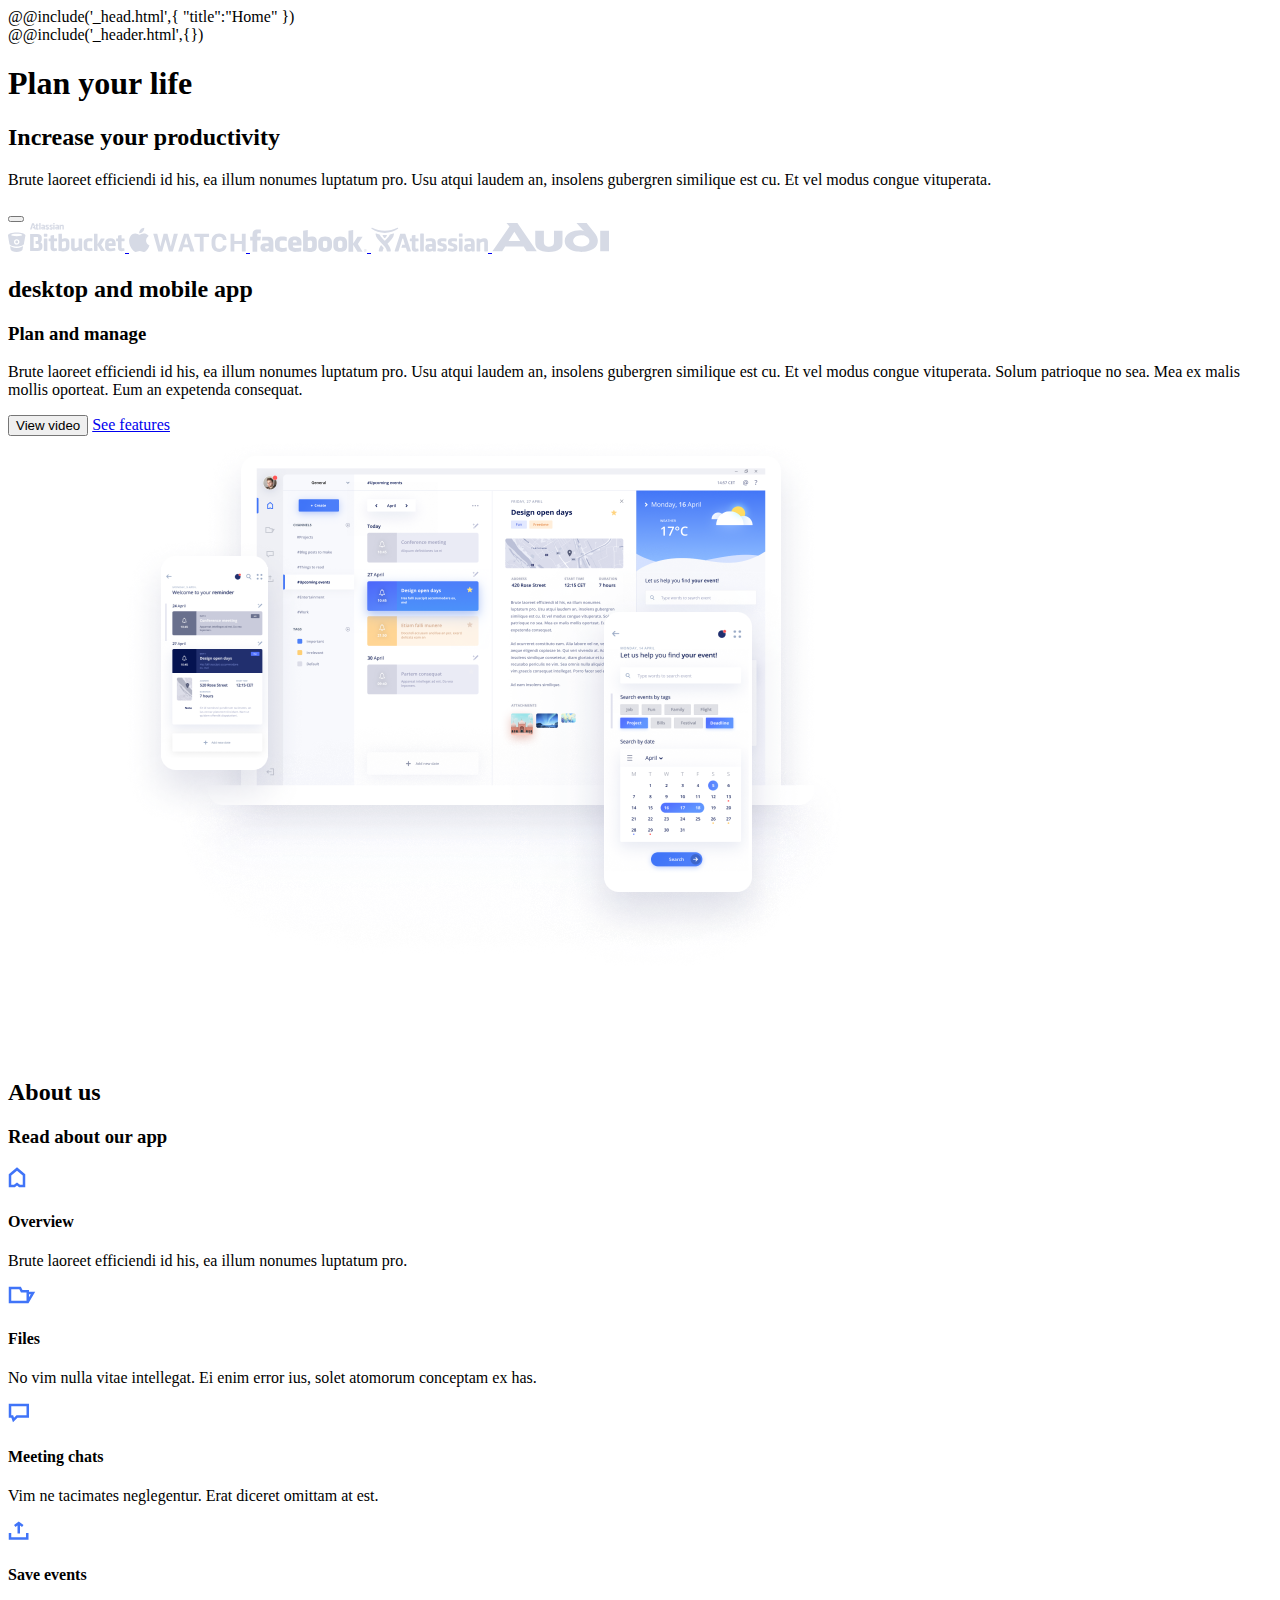
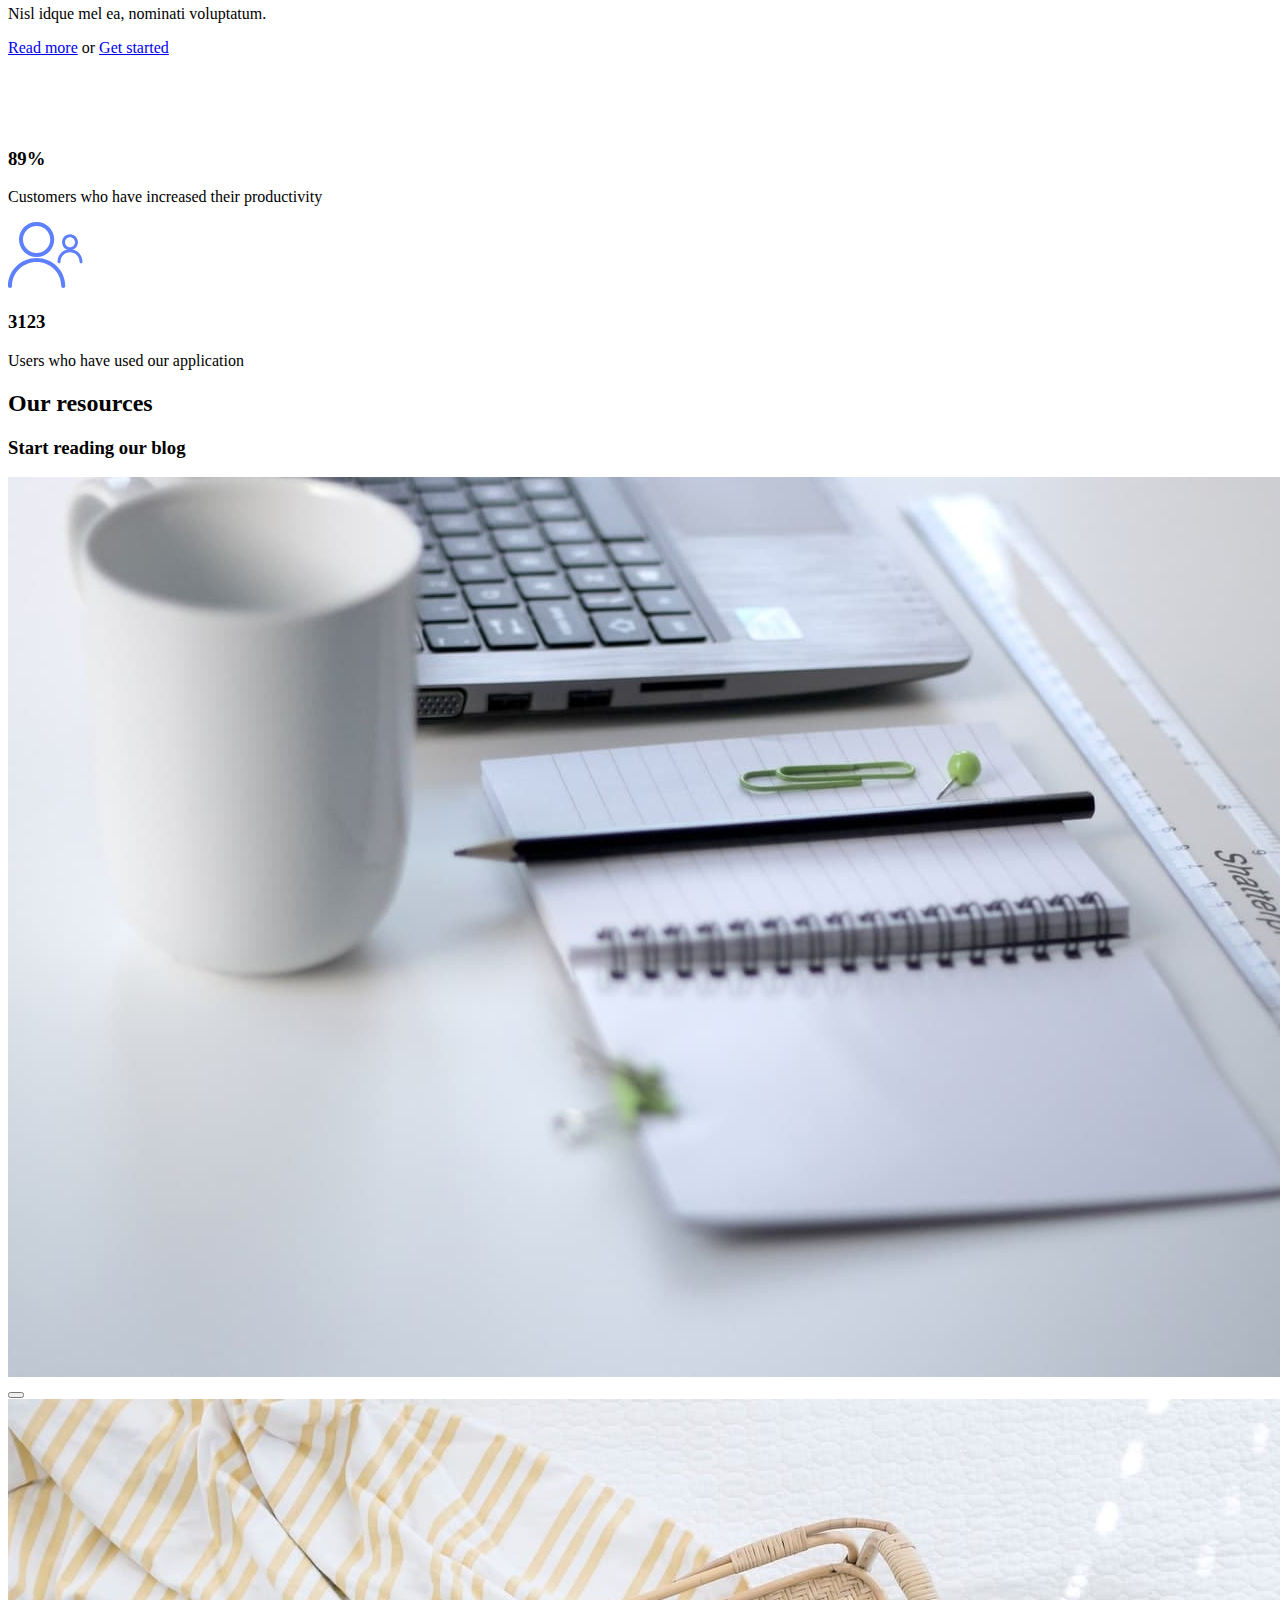
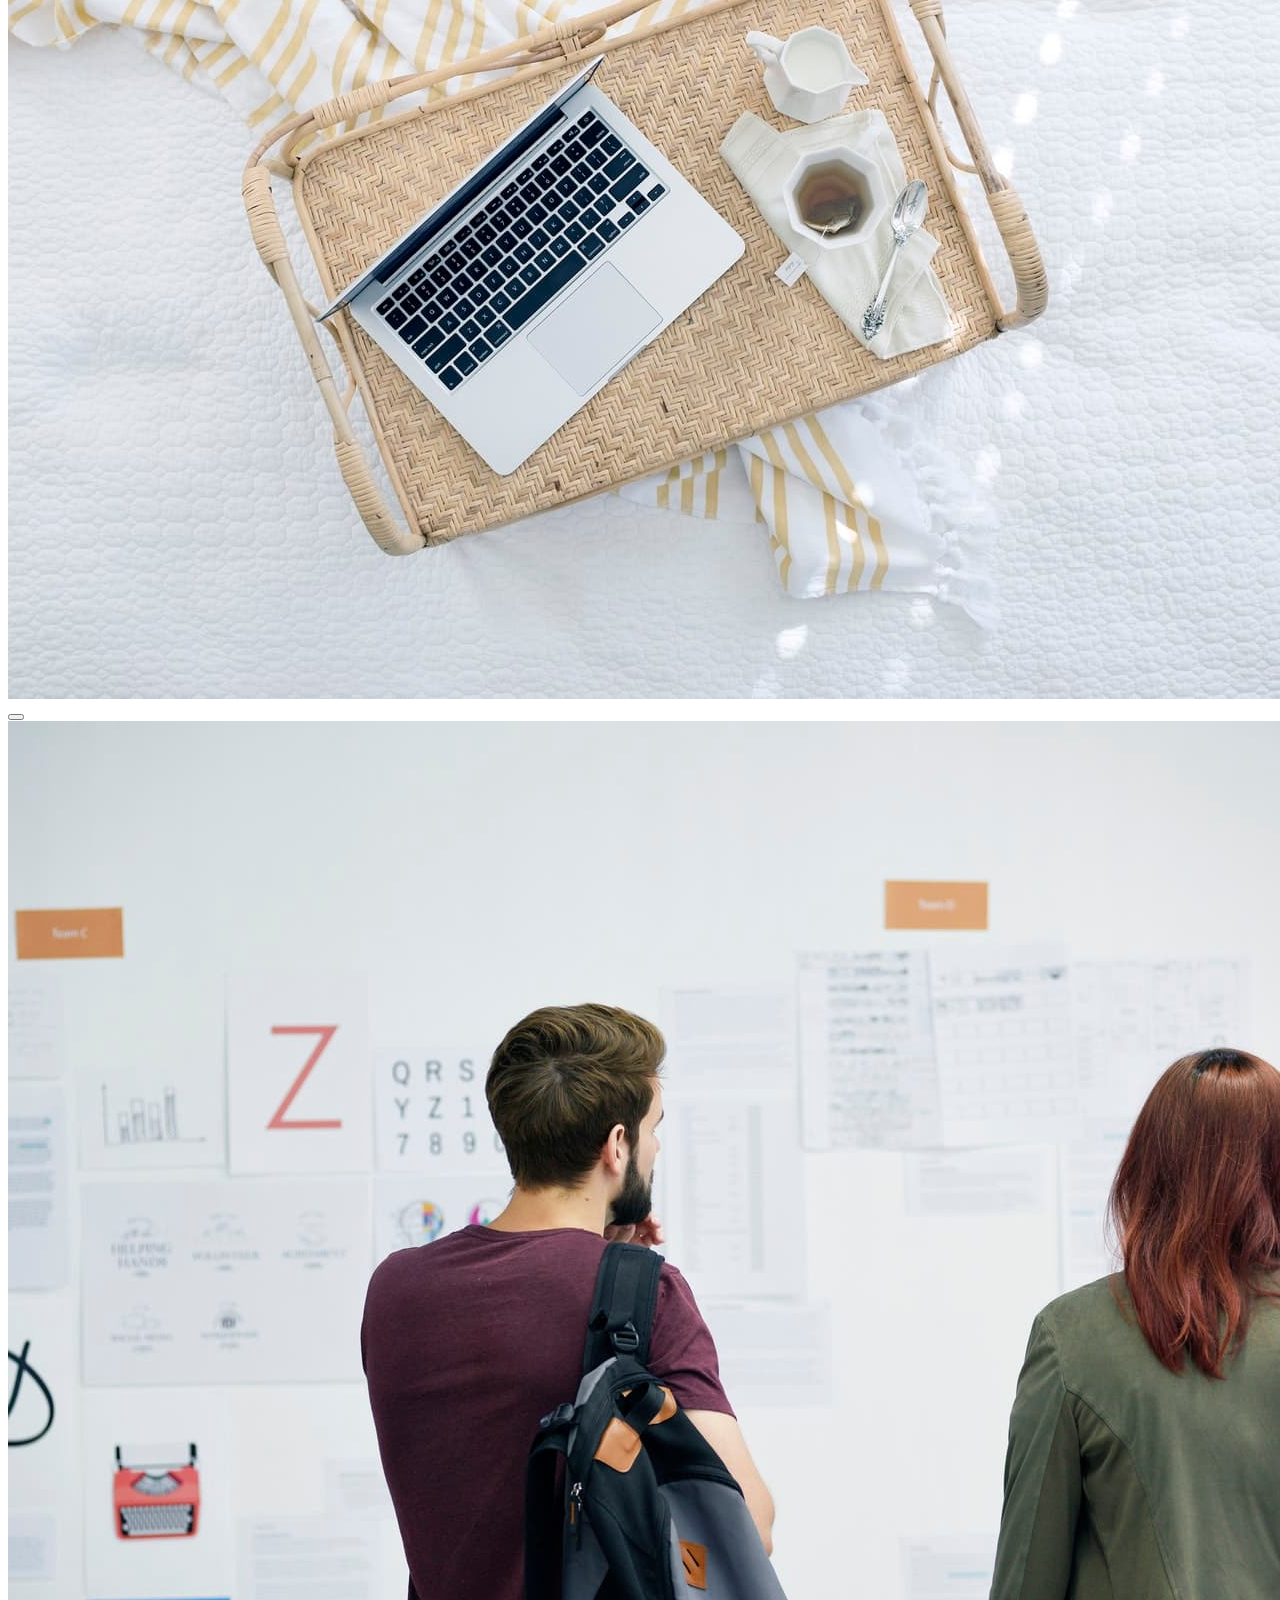
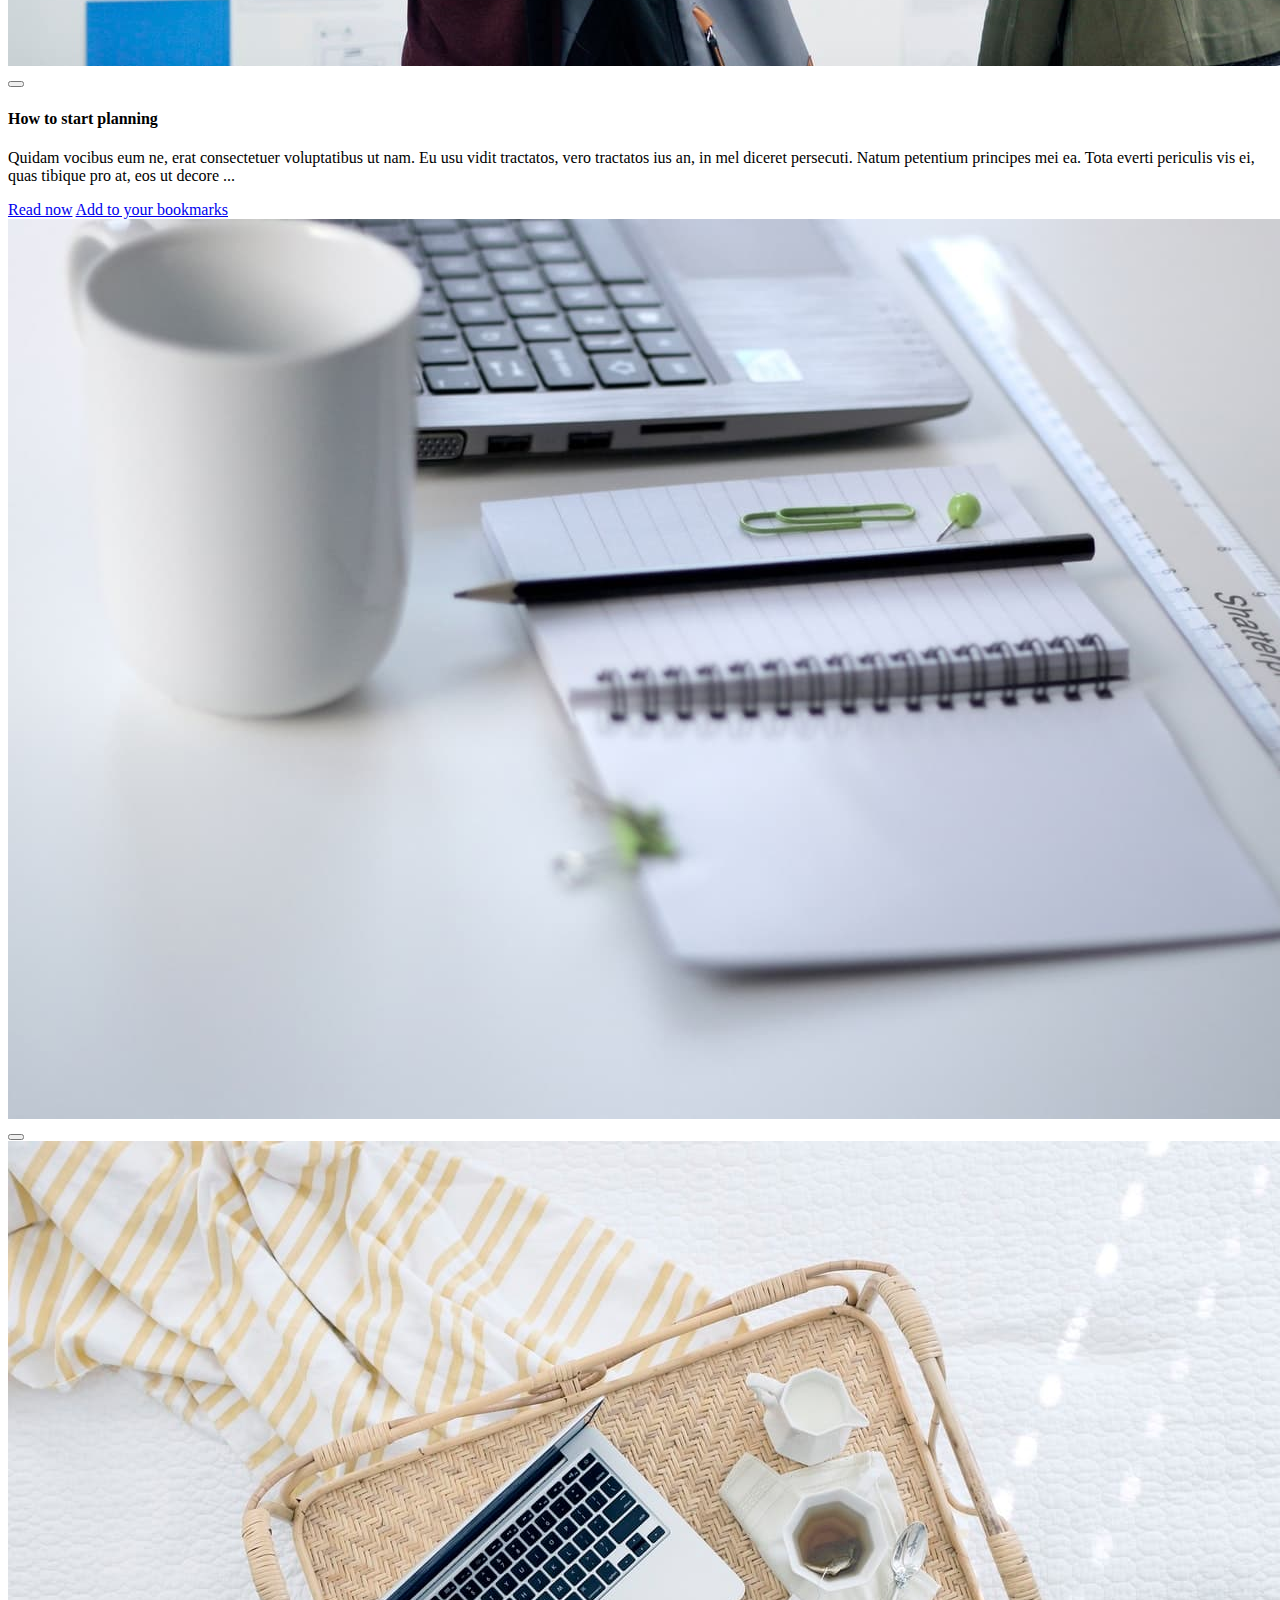
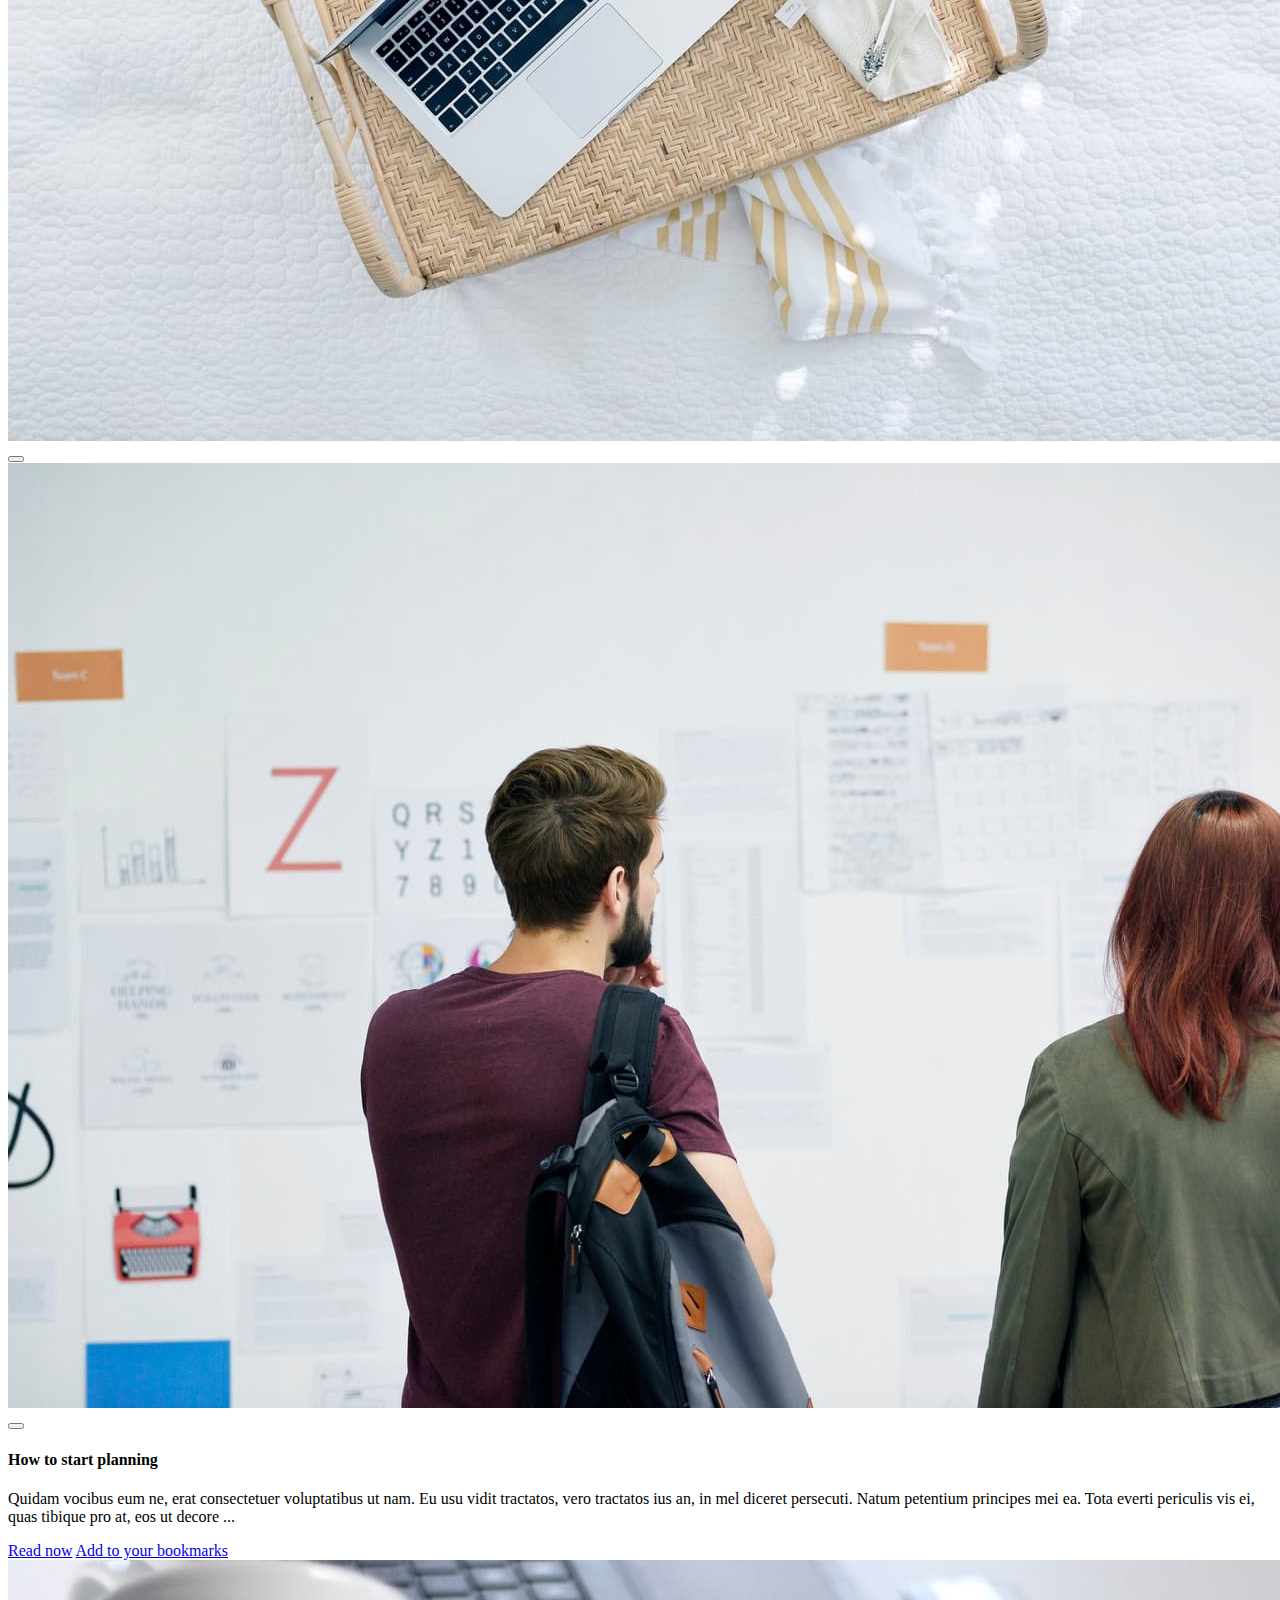
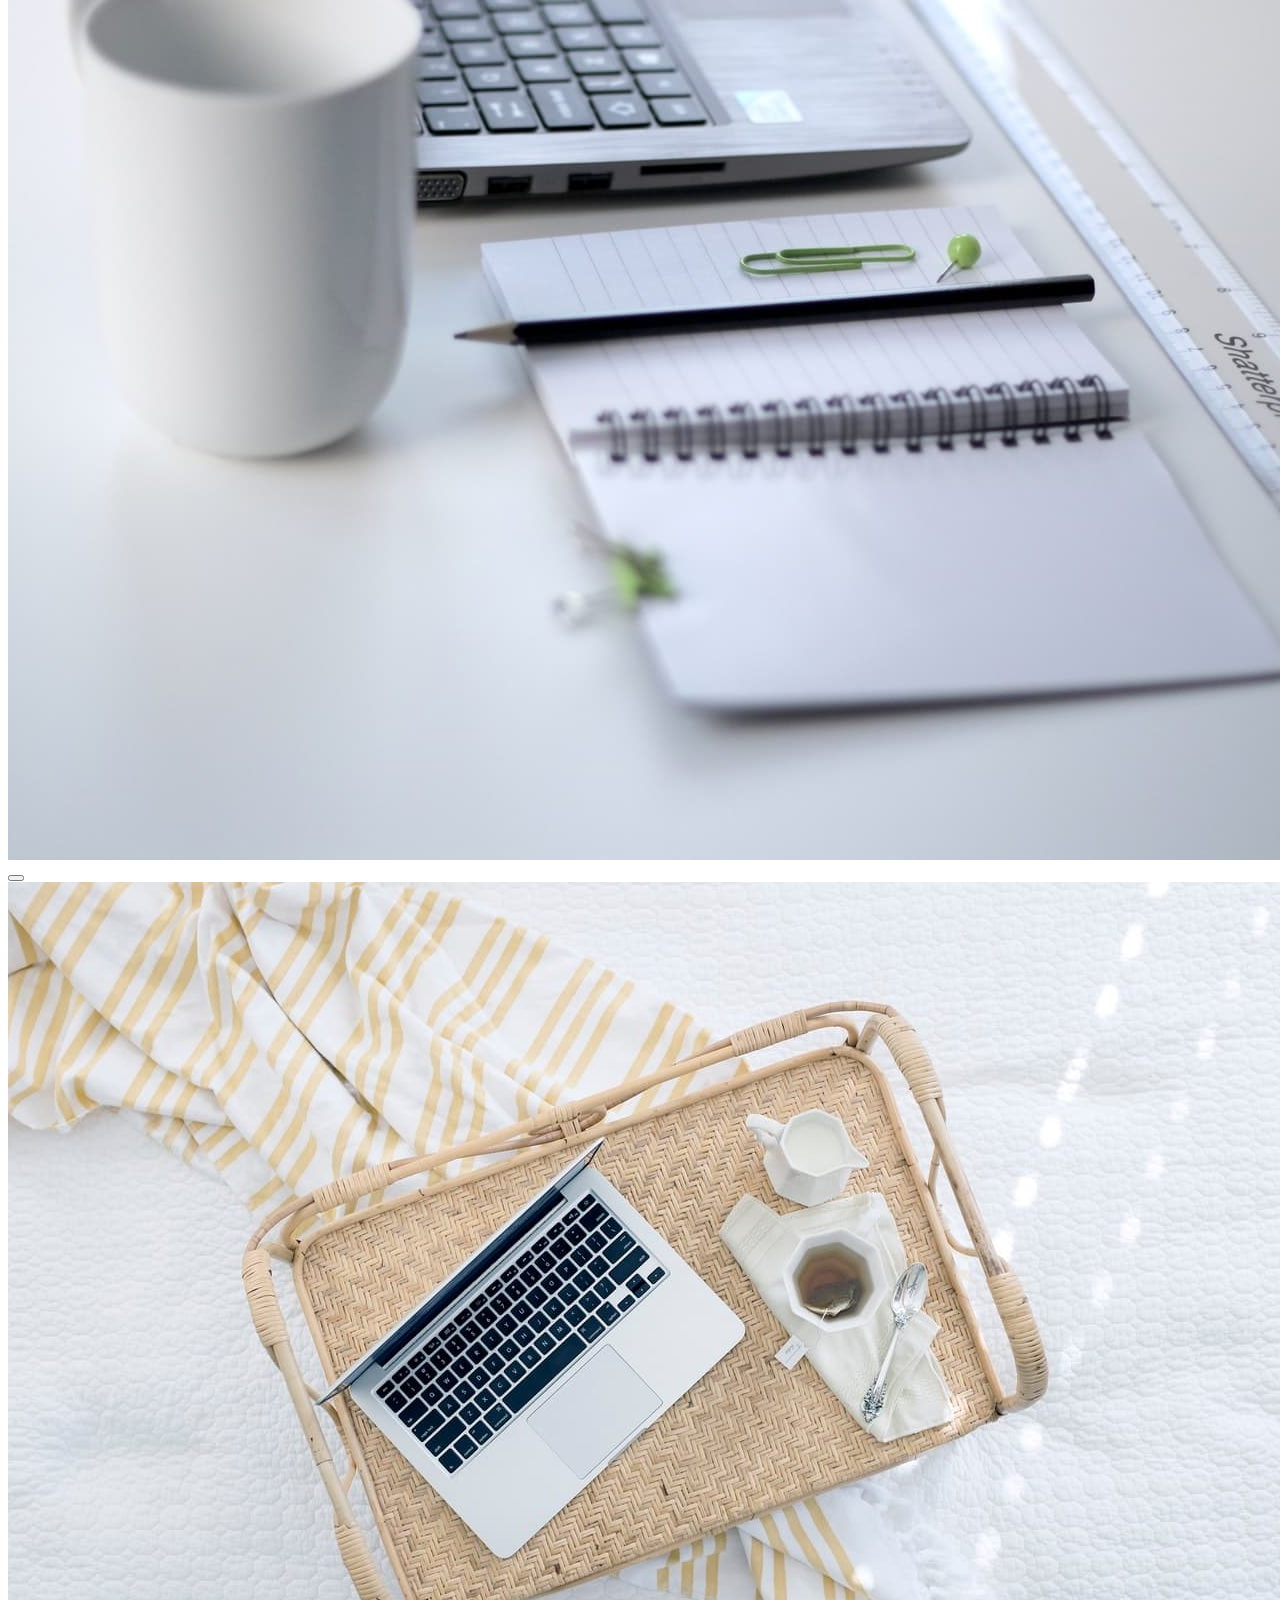
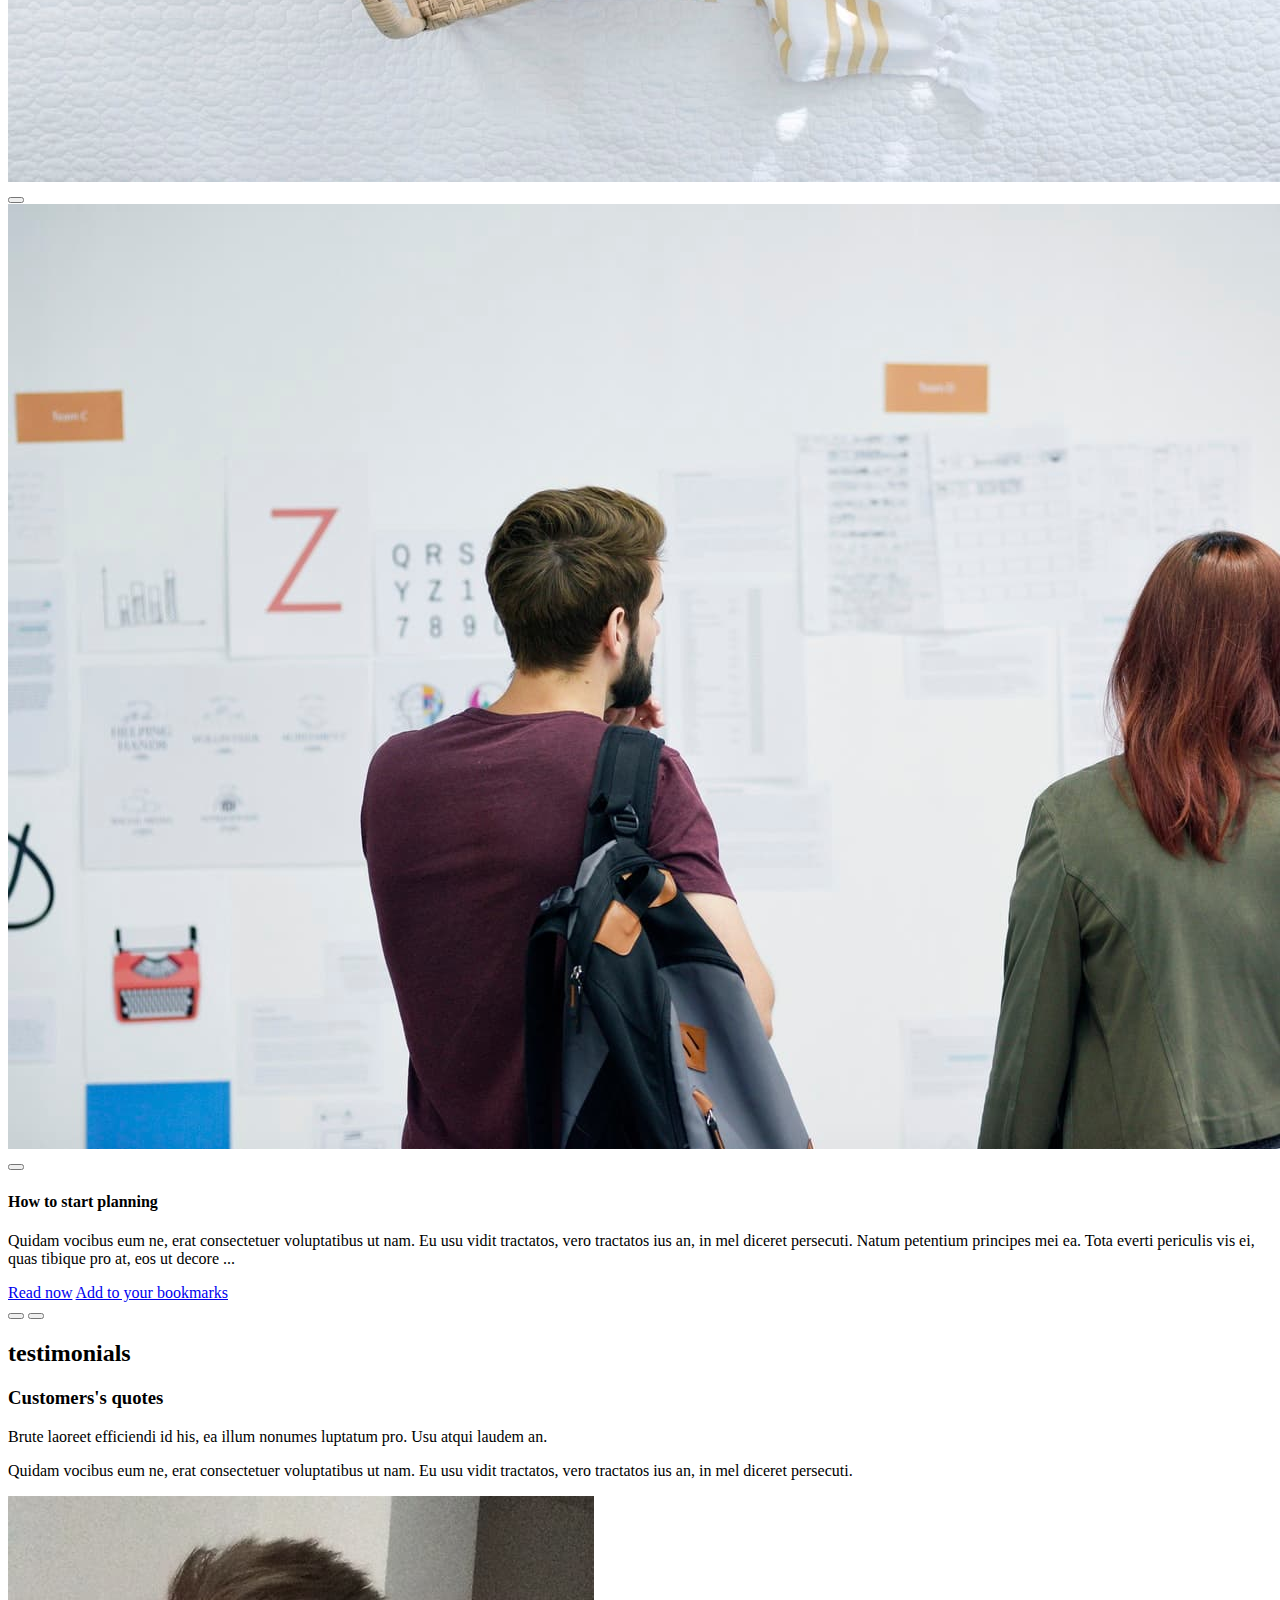
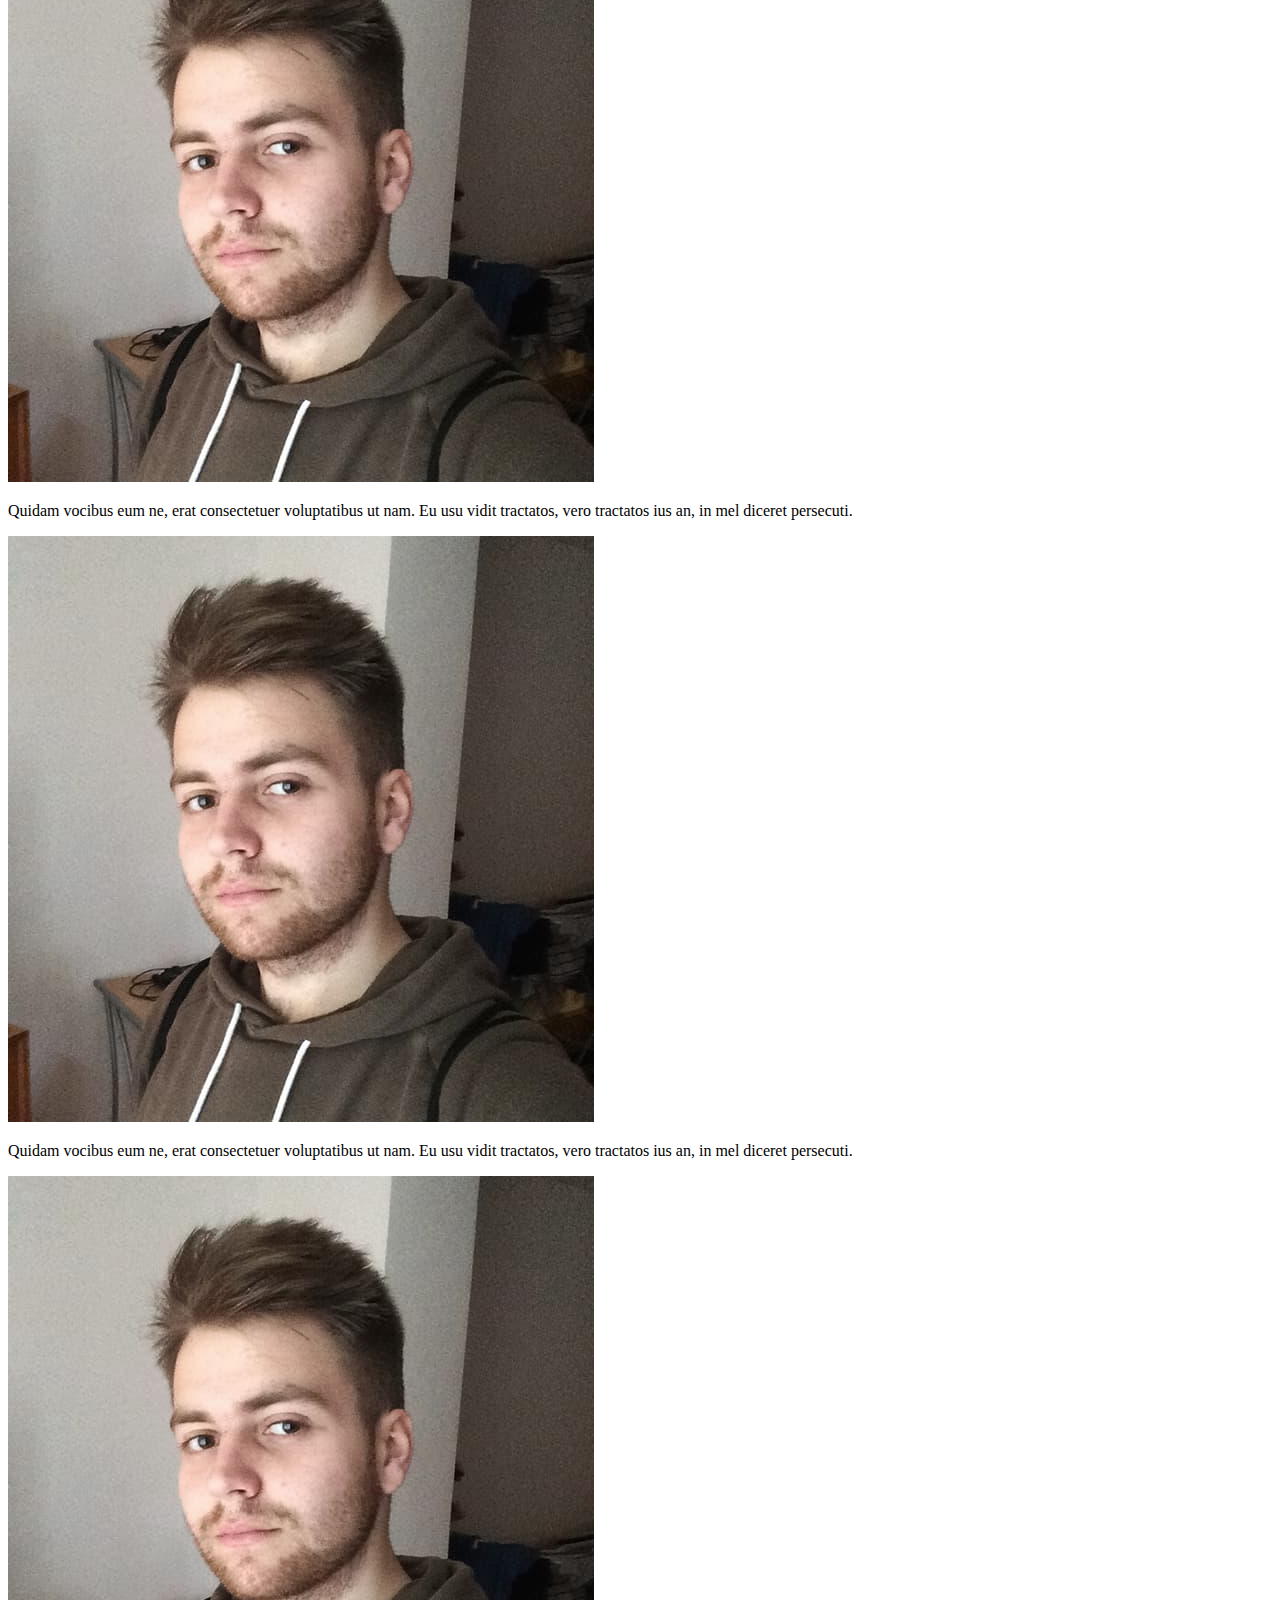
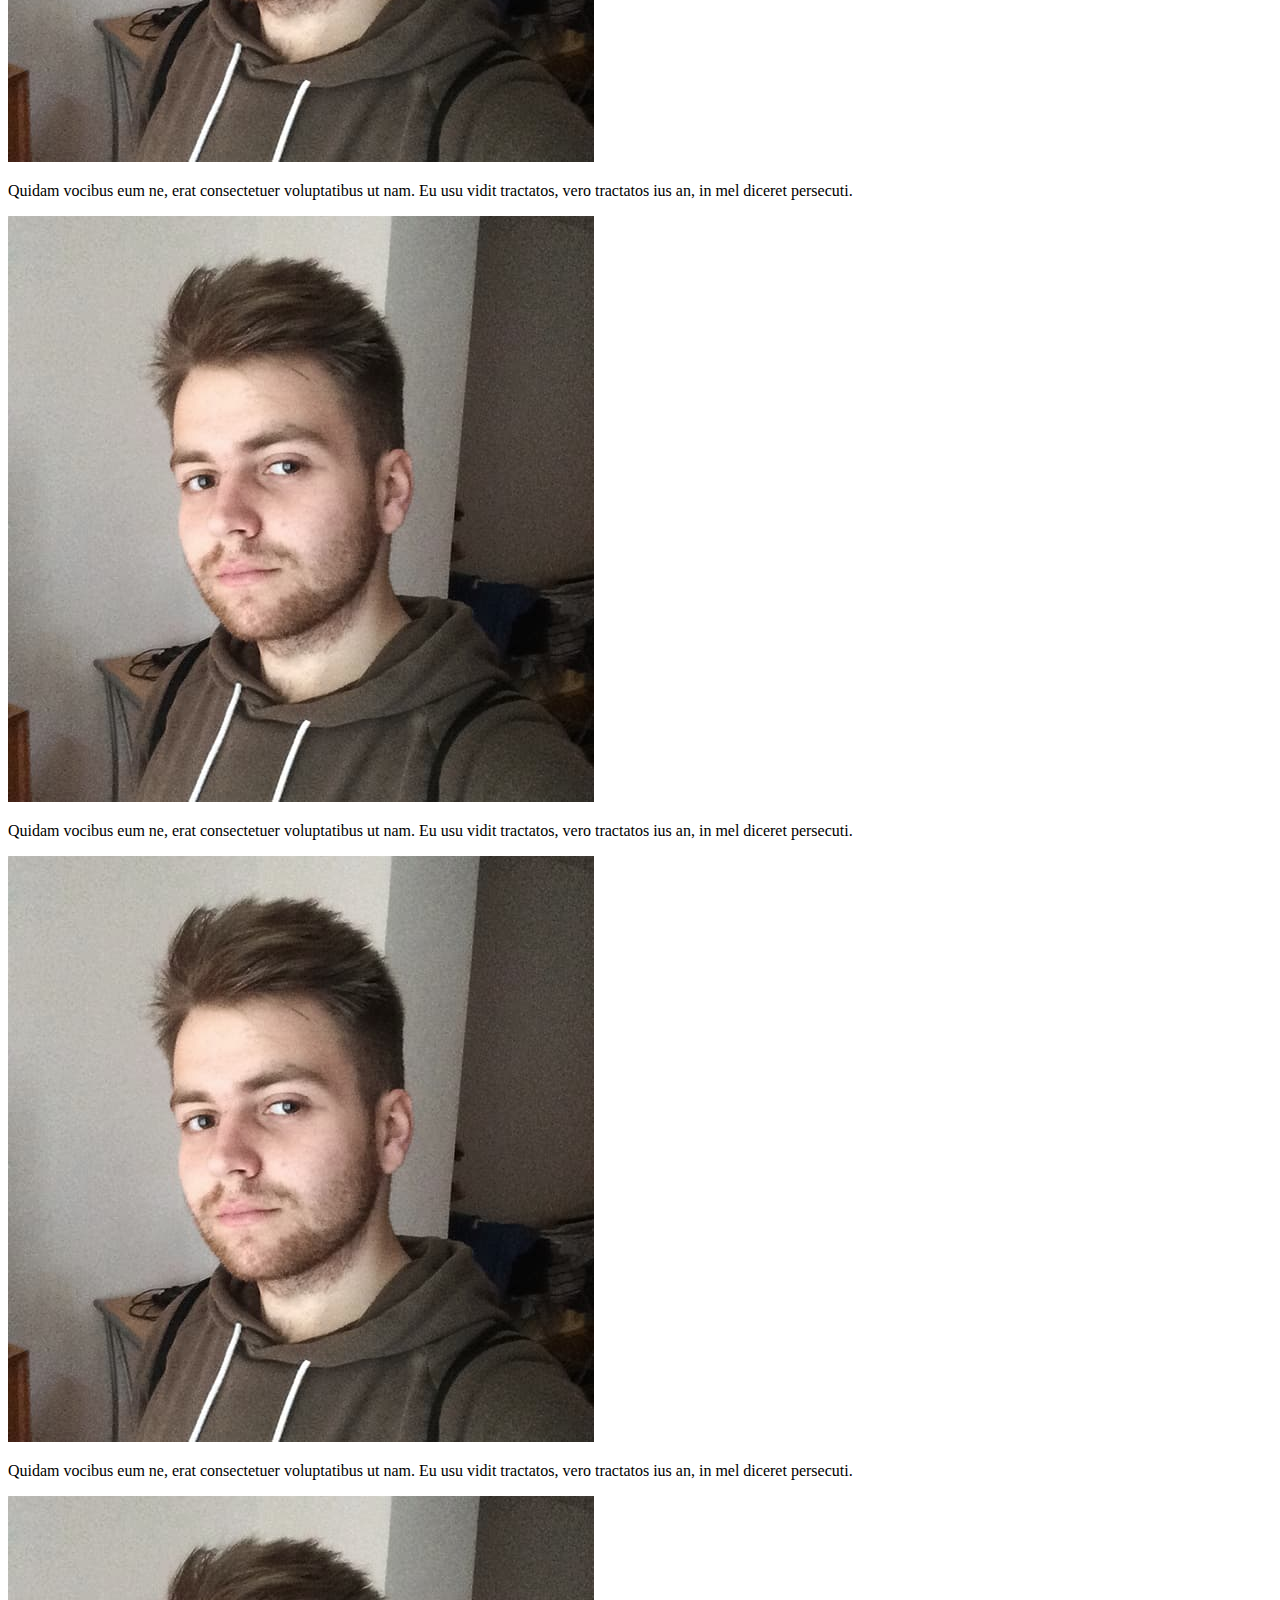
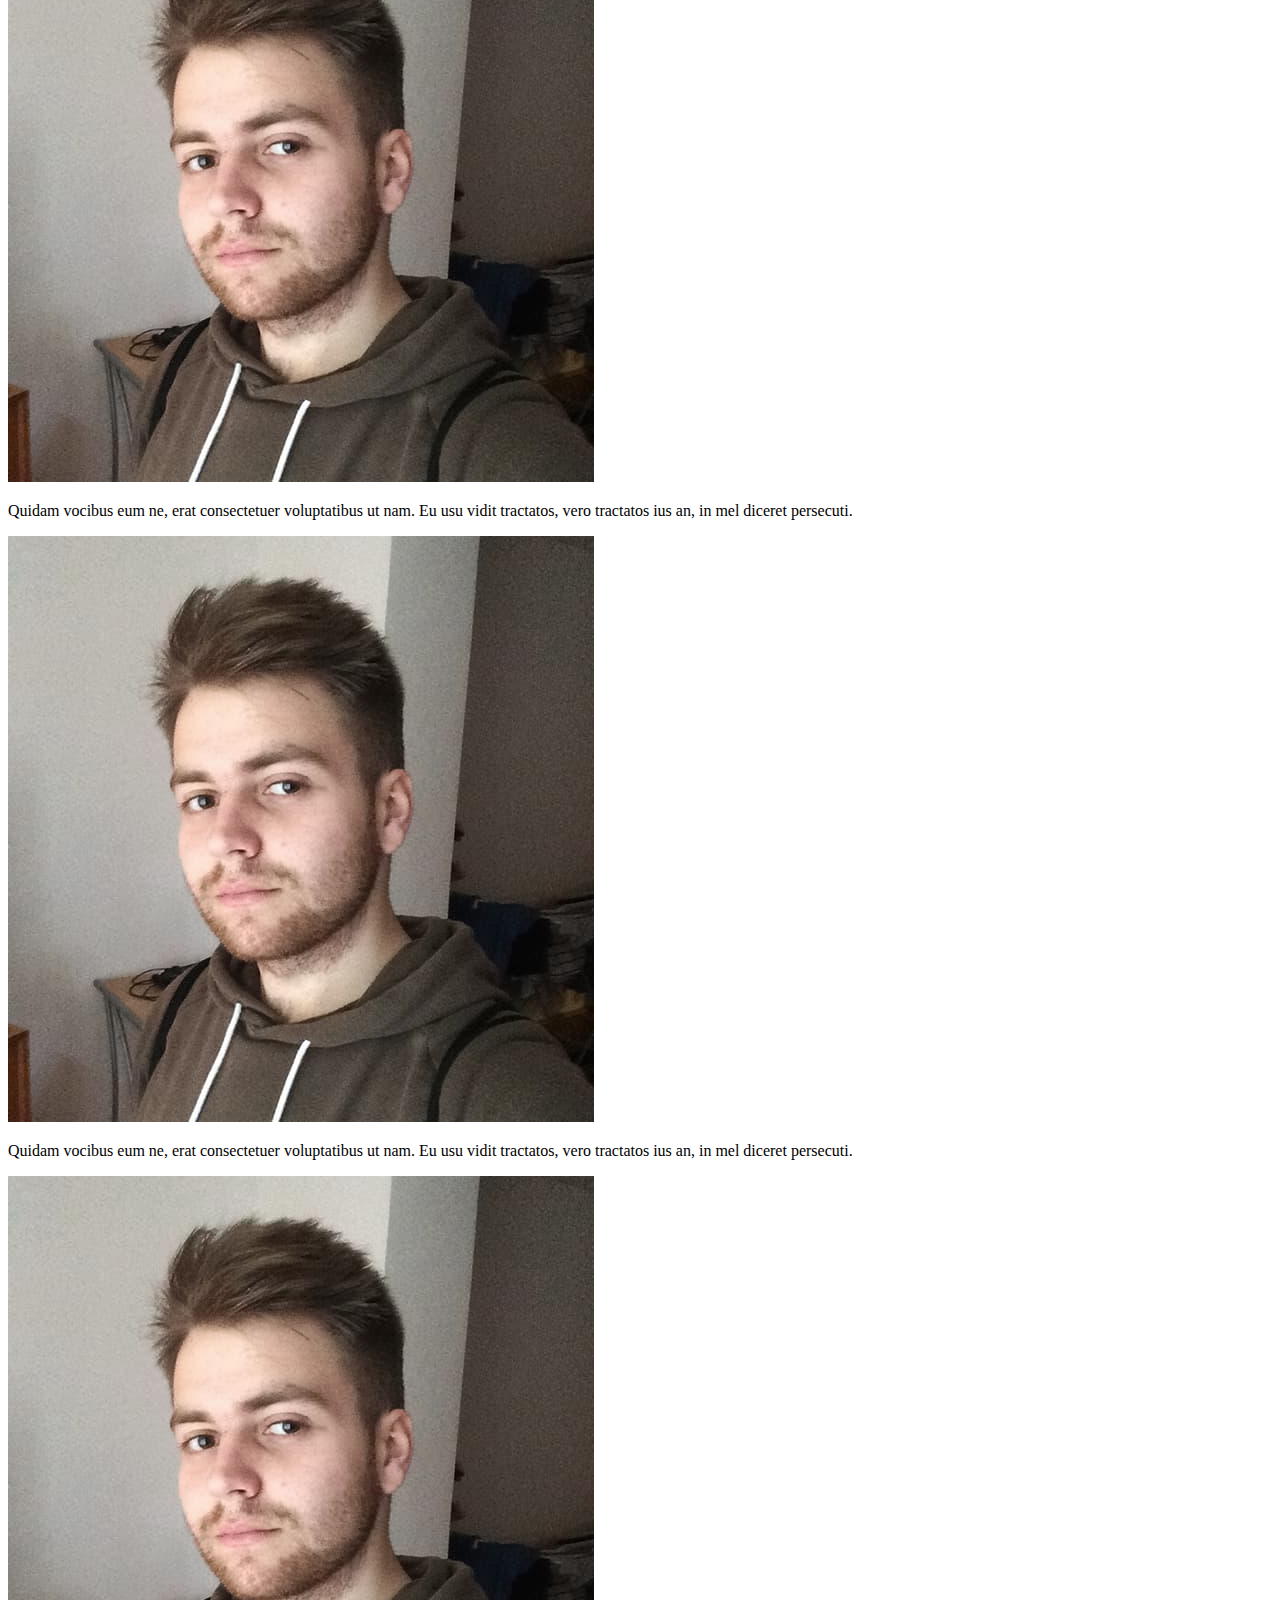
<file: #src/index.html>
<!DOCTYPE html>
<html lang="ru">
@@include('_head.html',{
"title":"Home"
})

<body>
	<div class="wrapper">
		@@include('_header.html',{})
		<main class="page">
			<section class="page__hero hero">
				<div class="hero__container _container">
					<div class="hero__body">
						<h1 class="hero__label label">Plan your life</h1>
						<h2 class="hero__title">Increase your <span>productivity</span></h2>
						<p class="hero__text">Brute laoreet efficiendi id his, ea illum nonumes luptatum pro. Usu atqui
							laudem an, insolens gubergren similique est cu. Et vel modus congue vituperata.</p>
						<button aria-label="Play video" type="button" class="hero__button _icon-play"></button>
					</div>
				</div>
			</section>
			<section class="page__customers customers">
				<div class="customers__container _container">
					<a aria-label="Atlassian Bitbucket" href="#" class="customers__item">
						<svg width="117" height="29" viewBox="0 0 117 29" fill="none" xmlns="http://www.w3.org/2000/svg">
							<path fill-rule="evenodd" clip-rule="evenodd"
								d="M14.9321 23.2004C14.7617 23.2004 14.677 23.2835 14.677 23.2835C14.677 23.2835 12.5431 24.9461 8.7024 24.9461C4.86351 24.9452 2.73231 23.2826 2.73231 23.2826C2.73231 23.2826 2.56199 23.2004 2.47729 23.2004C2.30607 23.2004 2.13484 23.2835 2.13484 23.532V23.6142C2.47638 25.3547 2.73231 26.5972 2.73231 26.7626C2.98732 28.006 5.5484 29 8.61952 29C11.6915 29 14.2517 28.006 14.5076 26.7626C14.5076 26.5972 14.7627 25.3547 15.0996 23.6142V23.532C15.1816 23.3657 15.0996 23.2004 14.9266 23.2004H14.9321ZM32.2531 19.1411C33.3624 18.561 33.7895 17.7323 33.7895 16.488V14.7485C33.7895 12.2634 32.2531 11.0218 29.0107 11.0218H22.5261C22.271 11.0218 22.0998 11.1881 22.0998 11.4375V27.6743C22.0998 27.9237 22.2701 28.09 22.5261 28.09H29.5226C32.5946 28.09 34.3861 26.5981 34.3861 24.0308V22.2886C34.3861 20.7984 33.6183 19.639 32.2531 19.1402V19.1411ZM38.909 15.4949H36.2677C36.0127 15.4949 35.8397 15.6612 35.8397 15.9106V27.6743C35.8397 27.922 36.0127 28.09 36.2677 28.09H38.9181C39.1731 28.09 39.3461 27.922 39.3461 27.6743V15.9097C39.3461 15.6621 39.1731 15.494 38.9181 15.494L38.909 15.4949ZM102.481 15.2473C98.9013 15.2473 97.1071 16.9868 97.1071 20.2174V23.4489C97.1071 26.7634 98.9013 28.3376 102.654 28.3376C104.193 28.3376 105.814 28.09 107.18 27.5912C107.351 27.509 107.521 27.3436 107.435 27.0942L107.009 25.2724C107.009 25.1884 106.924 25.023 106.839 25.023C106.753 24.9399 106.584 24.9399 106.497 24.9399C105.304 25.2715 104.109 25.4378 103 25.4378C101.037 25.4378 100.696 24.8576 100.696 23.532V23.1163H107.266C107.521 23.1163 107.694 22.9518 107.694 22.7033V20.3837C107.608 16.9037 105.987 15.2455 102.489 15.2455L102.481 15.2473ZM55.6398 25.3555C54.9567 25.3555 54.4467 25.3555 53.9367 25.2715V18.8864C54.7053 18.5504 55.729 18.2232 56.4959 18.2232C57.5205 18.2232 57.9477 18.6388 57.9477 19.5497V23.2729C57.9477 24.6817 57.6061 25.3449 55.6434 25.3449L55.6398 25.3555ZM116.306 25.6032C116.306 25.52 116.224 25.3555 116.139 25.2715C116.054 25.1831 115.884 25.1831 115.798 25.1831C115.286 25.2627 114.86 25.3511 114.518 25.3511C113.835 25.3511 113.58 25.1035 113.58 24.4402V18.2232H116.139C116.394 18.2232 116.564 18.0551 116.564 17.8075V15.9061C116.564 15.6585 116.394 15.4905 116.139 15.4905H113.579V12.5102C113.579 12.3422 113.492 12.2581 113.406 12.1759C113.321 12.0928 113.151 12.0928 113.065 12.0928L110.421 12.4288C110.166 12.4288 109.993 12.6764 109.993 12.8418V15.4931H108.545C108.29 15.4931 108.116 15.6594 108.116 15.9088V17.8128C108.116 18.0604 108.29 18.2285 108.545 18.2285H109.993V24.8541C109.993 27.0915 111.189 28.2501 113.663 28.2501C114.346 28.2501 115.539 28.0865 116.308 27.8344C116.479 27.7548 116.65 27.5868 116.563 27.3392L116.308 25.6005L116.306 25.6032ZM48.8163 25.6032C48.8163 25.52 48.7316 25.3555 48.646 25.2715C48.5613 25.1831 48.391 25.1831 48.3054 25.1831C47.8773 25.2627 47.3673 25.3511 47.0257 25.3511C46.3427 25.3511 46.0876 25.1035 46.0876 24.4402V18.2232H48.6469C48.9019 18.2232 49.075 18.0551 49.075 17.8075V15.9061C49.075 15.6585 48.9019 15.4905 48.6469 15.4905H46.0849V12.5102C46.0849 12.3422 45.9993 12.2581 45.9137 12.1759C45.8281 12.0928 45.6587 12.0928 45.5721 12.0928L42.9291 12.4288C42.6741 12.4288 42.5038 12.6764 42.5038 12.8418V15.4931H41.0484C40.7933 15.4931 40.6203 15.6594 40.6203 15.9088V17.8128C40.6203 18.0604 40.7915 18.2285 41.0484 18.2285H42.4983V24.8541C42.4983 27.0915 43.6914 28.2501 46.166 28.2501C46.849 28.2501 48.0422 28.0865 48.8072 27.8344C48.9802 27.7548 49.1487 27.5868 49.0622 27.3392L48.8072 25.6005L48.8163 25.6032ZM84.227 25.4378C84.227 25.3547 84.1414 25.1884 84.0567 25.1062C83.972 25.023 83.8017 25.023 83.7161 25.023C82.9483 25.1884 82.1805 25.2706 81.4118 25.2706C79.7059 25.2706 79.2788 24.8576 79.2788 23.4489V20.0529C79.2788 18.6432 79.7906 18.2294 81.4118 18.2294C81.8399 18.2294 82.778 18.3125 83.7161 18.477C83.8008 18.477 83.9711 18.477 84.0567 18.3947C84.1405 18.3125 84.2261 18.2294 84.2261 18.0631L84.5695 16.075C84.5695 15.8274 84.4829 15.6612 84.227 15.578C83.2042 15.2464 82.0093 15.1624 81.3271 15.1624C77.3161 15.1624 75.694 16.5721 75.694 20.0529V23.3657C75.694 26.8457 77.3152 28.2545 81.3244 28.2545C82.2625 28.2545 83.3718 28.0891 84.2252 27.8388C84.4802 27.7575 84.5667 27.5912 84.5667 27.3436L84.2243 25.4378H84.227ZM25.6919 25.1062H28.8504C30.2166 25.1062 30.7266 24.7745 30.7266 23.6974V22.4504C30.7266 21.3715 30.3022 20.9558 29.1054 20.9558H27.9943C27.7393 20.9558 27.5662 20.7878 27.5662 20.5402V18.4805C27.5662 18.2311 27.7393 18.0649 27.9943 18.0649H28.5918C29.7011 18.0649 30.1273 17.651 30.1273 16.657V15.1642C30.1273 14.584 29.9616 14.0039 28.5972 14.0039H25.6837V25.1062H25.6919ZM73.6439 15.4949H71.0026C70.7476 15.4949 70.5746 15.6612 70.5746 15.9106V24.029C69.6365 24.526 68.2703 25.023 67.5053 25.023C66.9069 25.023 66.6492 24.7754 66.6492 24.1944V15.9159C66.6492 15.6682 66.4761 15.5002 66.2211 15.5002H63.5717C63.3167 15.5002 63.1454 15.6682 63.1454 15.9159V24.5322C63.1454 27.0173 64.1673 28.3438 66.2147 28.3438C67.5809 28.3438 69.5427 27.8459 71.1638 27.1004L71.3342 27.7637C71.4225 27.9299 71.5937 28.0962 71.7622 28.0962H73.7267C73.9818 28.0962 74.153 27.9282 74.153 27.6805V15.9097C74.0674 15.7416 73.898 15.494 73.6411 15.494L73.6439 15.4949ZM8.70604 9.53077C3.92541 9.53077 0 10.7715 0 12.3457C0 12.7613 1.0237 18.6424 1.45086 20.9629C1.62117 22.0392 4.43818 23.5311 8.70331 23.5311C12.9694 23.5311 15.6998 22.0454 15.9558 20.9665C16.3747 18.6494 17.4039 12.7684 17.4039 12.3528C17.3128 10.7786 13.4785 9.53696 8.69693 9.53696L8.70604 9.53077ZM8.70604 21.6262C7.1714 21.6262 5.97647 20.4659 5.97647 18.9749C5.97647 17.4803 7.16957 16.3218 8.70513 16.3218C10.2407 16.3218 11.4356 17.4803 11.4356 18.9749C11.4356 20.381 10.2407 21.6191 8.70513 21.6191L8.70604 21.6262ZM96.5934 27.3427L93.0943 21.7093L96.5096 16.1644C96.5943 15.9963 96.5943 15.8354 96.5096 15.7487C96.4231 15.5869 96.2528 15.5011 96.0816 15.5011H93.1808C93.0096 15.5011 92.8383 15.5869 92.7527 15.7487L89.5104 21.222V11.1049C89.5104 10.8555 89.3373 10.6893 89.0823 10.6893H86.4365C86.1815 10.6893 86.0085 10.8555 86.0085 11.1049V27.5894C86.0085 27.8371 86.1815 28.0051 86.4365 28.0051H89.0814C89.3364 28.0051 89.5095 27.8371 89.5095 27.5894V22.2037L92.9194 27.8371C93.005 28.0051 93.1744 28.0873 93.2609 28.0873H96.1608C96.4158 28.0873 96.5889 27.9211 96.5889 27.6717C96.6727 27.5072 96.6727 27.4241 96.5889 27.3409L96.5934 27.3427ZM100.604 20.3032V19.8875C100.604 18.6494 101.2 18.1542 102.48 18.1542C103.931 18.1542 104.187 18.8175 104.187 19.8964V20.312H100.604V20.3032ZM8.70695 17.5696C9.45925 17.5696 10.0731 18.1692 10.0731 18.8962C10.0731 19.6302 9.45925 20.2227 8.70695 20.2227C7.95466 20.2227 7.3408 19.6302 7.3408 18.8962C7.3408 18.1692 7.95284 17.5696 8.70695 17.5696ZM57.4276 15.2526C56.148 15.2526 54.7828 15.5869 53.9303 15.9159V11.1934C53.9303 10.9457 53.7591 10.7777 53.5022 10.7777H50.8573C50.6023 10.7777 50.4293 10.9457 50.4293 11.1934V27.5983C50.4293 27.8459 50.6023 28.0139 50.7708 28.0139C52.392 28.2616 54.3547 28.4296 55.464 28.4296C60.4131 28.4296 61.4368 26.3584 61.4368 23.2914V19.7275C61.4368 16.7472 60.0707 15.2526 57.4267 15.2526H57.4276ZM36.2668 13.758C36.0118 13.758 35.8388 13.5918 35.8388 13.3424V11.1049C35.8388 10.8555 36.0118 10.6893 36.2668 10.6893H38.9126C39.1694 10.6893 39.3407 10.9387 39.3407 11.1049V13.3406C39.3407 13.5882 39.1694 13.7563 38.9126 13.7563H36.2668V13.758ZM8.70513 13.1743C5.63219 13.1743 3.15855 12.6791 3.15855 12.0158C3.15855 11.3526 5.63219 10.8555 8.70513 10.8555C11.7762 10.8555 14.2517 11.3526 14.2517 12.0141C14.2517 12.6773 11.7762 13.1752 8.70513 13.1752V13.1743ZM42.92 6.63006C42.4938 6.63006 41.8107 6.4638 41.4691 6.21441C41.3872 6.21441 41.3872 6.13305 41.3872 6.04992L41.5575 5.38665L41.6395 5.3044H41.8098C42.2378 5.39284 42.6622 5.47243 43.0885 5.47243C43.6076 5.47243 43.6076 5.31325 43.6076 5.05678C43.6076 4.8976 43.6076 4.72957 42.838 4.56154C41.6449 4.31392 41.4719 3.9867 41.4719 3.07581C41.4719 2.24805 41.7287 1.66968 43.2661 1.66968C43.6914 1.66968 44.2889 1.74927 44.6322 1.83417C44.6322 1.83417 44.7142 1.9173 44.7142 1.99954L44.6295 2.74241L44.5448 2.82554H44.3736C44.2224 2.82554 44.0402 2.8105 43.8544 2.79282L43.6932 2.7769C43.5074 2.75921 43.3253 2.74152 43.1759 2.74152C42.6641 2.74152 42.6641 2.82377 42.6641 3.07227C42.6641 3.40833 42.6641 3.40833 43.2615 3.57282C44.5402 3.90534 44.7097 4.15385 44.7097 5.14699C44.7097 6.05257 44.3727 6.63095 42.9519 6.63979H42.9191L42.92 6.63006ZM39.1631 6.63006C38.653 6.63006 38.0547 6.4638 37.4572 6.21441C37.3716 6.21441 37.3716 6.13305 37.3716 6.04992L37.5428 5.38665L37.6339 5.3044H37.8069C38.2323 5.39284 38.6594 5.47243 39.0857 5.47243C39.5957 5.47243 39.5957 5.31325 39.5957 5.05678C39.5957 4.8976 39.5957 4.72957 38.8288 4.56154C37.6357 4.31392 37.4627 3.9867 37.4627 3.07581C37.4627 2.24805 37.7204 1.66968 39.2569 1.66968C39.6831 1.66968 40.2806 1.74927 40.623 1.83417C40.7068 1.83417 40.7924 1.9173 40.7924 1.99954L40.7086 2.74594L40.6249 2.82819H40.5338C40.3853 2.82819 40.2032 2.8105 40.0174 2.79282L39.8571 2.77778C39.6713 2.76009 39.4891 2.74594 39.3379 2.74594C38.8188 2.74594 38.8188 2.82554 38.8188 3.07316C38.8188 3.40656 38.8188 3.40656 39.4181 3.57194C40.6977 3.90534 40.8689 4.15385 40.9536 5.1461C40.9536 6.05257 40.6167 6.63183 39.1959 6.64068H39.1631V6.63006ZM54.6097 1.74131C54.0969 1.74131 53.4139 1.90757 52.7317 2.15696L52.6461 1.90757C52.6461 1.82444 52.5614 1.82444 52.4758 1.82444H51.708C51.6224 1.82444 51.5368 1.90757 51.5368 1.98981V6.38244C51.5368 6.4638 51.6224 6.54693 51.708 6.54693H52.7317C52.8173 6.54693 52.902 6.4638 52.902 6.38156V3.3137C53.2436 3.14833 53.7554 2.98295 54.0969 2.98295C54.352 2.98295 54.4385 3.0652 54.4385 3.3137V6.38244C54.4385 6.4638 54.5232 6.54693 54.6088 6.54693H55.6289C55.7108 6.54693 55.8019 6.4638 55.8019 6.38156V3.14568C55.7108 2.15165 55.3738 1.73689 54.6088 1.73689L54.6097 1.74131ZM46.4173 1.82444H45.3927C45.308 1.82444 45.2233 1.90757 45.2233 1.98981V6.38244C45.2233 6.4638 45.308 6.54693 45.3936 6.54693H46.4228C46.5121 6.54693 46.5959 6.4638 46.5959 6.38156V1.98716C46.5959 1.90492 46.5121 1.82179 46.4228 1.82179L46.4173 1.82444ZM32.4234 0.0026531H31.3997C31.315 0.0026531 31.2294 0.0848988 31.2294 0.167144V6.38244C31.2294 6.4638 31.3113 6.54693 31.3933 6.54693H32.4225C32.5044 6.54693 32.59 6.4638 32.59 6.38156V0.165376C32.59 0.0831301 32.5044 0 32.4197 0L32.4234 0.0026531ZM25.9387 0.250274C25.9387 0.167144 25.854 0.167144 25.7684 0.167144H24.2328C24.1472 0.167144 24.0616 0.250274 24.0616 0.250274L22.0943 6.29931V6.4638C22.0943 6.54693 22.1763 6.54693 22.261 6.54693H23.3722C23.4559 6.54693 23.5406 6.4638 23.5406 6.4638L24.9068 1.98893C24.9068 1.98893 24.9068 1.90757 25.0771 1.90757C25.1609 1.90757 25.2465 1.98981 25.2465 1.98981L25.8449 4.06187H24.9906C24.9032 4.06187 24.8175 4.14412 24.8175 4.14412L24.5625 4.96658V5.1293C24.5625 5.1293 24.6472 5.21243 24.7328 5.21243H26.181L26.5234 6.37271C26.5234 6.45407 26.609 6.45407 26.6946 6.45407H27.8058C27.8914 6.45407 27.8914 6.45407 27.9788 6.37006V6.20203L25.9387 0.24939V0.250274ZM34.7276 5.55291C35.1557 5.55291 35.4107 5.46978 35.581 5.38753V4.72426H34.7276C34.3861 4.72426 34.3014 4.88964 34.3014 5.13814C34.3014 5.46713 34.3852 5.55114 34.7203 5.55379H34.7276V5.55291ZM30.6319 5.55291C30.6319 5.46978 30.6319 5.46978 30.5472 5.46978H30.376C30.2057 5.55291 30.0344 5.55291 29.8641 5.55291C29.6091 5.55291 29.5226 5.46978 29.5226 5.22127V2.81846H30.4607C30.5472 2.81846 30.6319 2.73622 30.6319 2.65309V1.98981C30.6319 1.90757 30.5472 1.82444 30.4616 1.82444H29.5235V0.664156C29.5235 0.58191 29.5235 0.58191 29.4379 0.58191C29.4379 0.58191 29.3523 0.502318 29.2667 0.58191L28.2429 0.749939C28.1573 0.749939 28.0726 0.838375 28.0726 0.917968V1.90845H27.5608C27.4788 1.90845 27.3968 1.99512 27.3968 2.07648V2.82377C27.3968 2.90778 27.4843 2.9918 27.5699 2.9918H28.0827V5.47685C28.0827 6.30462 28.5089 6.71938 29.4488 6.71938C29.7038 6.71938 30.1301 6.63537 30.3869 6.55135C30.7275 6.38598 30.7275 6.38598 30.7275 6.30373L30.6419 5.55733L30.6319 5.55291ZM48.8063 5.55291C49.2344 5.55291 49.4894 5.46978 49.6597 5.38753V4.72426H48.8063C48.4657 4.72426 48.3801 4.88964 48.3801 5.13814C48.3801 5.46713 48.4638 5.55114 48.799 5.55379H48.8063V5.55291ZM34.9826 1.74131C34.4726 1.74131 33.8742 1.82444 33.448 1.90757C33.3624 1.90757 33.2777 1.98981 33.3624 2.07294L33.4535 2.73622C33.4535 2.81846 33.4535 2.81846 33.5427 2.81846H33.6274C34.0555 2.73622 34.4808 2.73622 34.8205 2.73622C35.5036 2.73622 35.6748 2.90159 35.6748 3.31547V3.73112H34.6457C33.621 3.73112 33.1948 4.14412 33.1948 5.0559C33.1948 5.96679 33.7066 6.4638 34.4744 6.4638C34.9845 6.4638 35.4125 6.29843 35.8388 6.13305V6.29843C35.8388 6.38156 35.9244 6.38156 36.0091 6.38156H36.7778C36.8597 6.38156 36.9508 6.29312 36.9508 6.21353V3.3933C36.9508 2.15077 36.4408 1.736 34.9908 1.736L34.9826 1.74131ZM48.9775 1.74131C48.4657 1.74131 47.8682 1.82444 47.441 1.90757C47.35 1.90757 47.268 1.98981 47.35 2.07294L47.4319 2.73622C47.4319 2.81846 47.4319 2.81846 47.5166 2.81846H47.6023C48.0303 2.73622 48.4556 2.73622 48.7954 2.73622C49.4784 2.73622 49.6515 2.90159 49.6515 3.31547V3.73112H48.6351C47.6123 3.73112 47.1851 4.14412 47.1851 5.0559C47.1851 5.96679 47.697 6.4638 48.4657 6.4638C48.9775 6.4638 49.4038 6.29843 49.8318 6.13305L49.9156 6.29843C49.9156 6.38156 50.0012 6.38156 50.0868 6.38156H50.8546C50.9402 6.38156 51.0249 6.29312 51.0249 6.21353V3.3933C50.9402 2.15077 50.4275 1.736 48.9775 1.736V1.74131ZM46.4183 0.00176875H45.3927C45.308 0.00176875 45.2233 0.0848988 45.2233 0.167144V0.995792C45.2233 1.07538 45.308 1.15498 45.3936 1.15498H46.4228C46.5121 1.15498 46.5959 1.07008 46.5959 0.986948V0.165376C46.5959 0.0831301 46.5121 0 46.4228 0L46.4183 0.00176875Z"
								fill="#D6DAE5" />
						</svg>
					</a>
					<a aria-label="Apple Watch" href="#" class="customers__item">
						<svg width="117" height="25" viewBox="0 0 117 25" fill="none" xmlns="http://www.w3.org/2000/svg">
							<path fill-rule="evenodd" clip-rule="evenodd"
								d="M15.2126 6.51992C13.1534 6.37223 11.4065 7.63687 10.4329 7.63687C9.44383 7.63687 7.9192 6.55176 6.30258 6.58006C4.18049 6.61189 2.22325 7.77925 1.12942 9.6258C-1.07555 13.3428 0.566561 18.8488 2.71415 21.8627C3.76427 23.3378 5.01658 24.9969 6.66234 24.9368C8.24708 24.8757 8.84545 23.9401 10.7599 23.9401C12.6734 23.9401 13.2135 24.9368 14.8884 24.9049C16.5925 24.8757 17.6735 23.4033 18.7155 21.9202C19.9222 20.2107 20.4186 18.5561 20.4477 18.4659C20.4095 18.4535 17.1243 17.2269 17.0916 13.5524C17.0624 10.481 19.6745 9.00321 19.7938 8.93157C18.3102 6.81176 16.0196 6.57829 15.2126 6.51992ZM97.5088 18.5172V18.8426C97.5088 22.0502 95.0926 24.92 90.2436 24.92C85.4083 24.92 82.534 21.9724 82.534 16.821V14.6693C82.534 9.57097 85.422 6.53142 90.2564 6.53142C94.7956 6.53142 97.5088 9.31008 97.5088 12.7786V12.9607H93.8685C93.8685 11.2008 92.7136 9.63553 90.2828 9.63553C87.6907 9.63553 86.3874 11.3176 86.3874 14.6693V16.821C86.3874 20.2116 87.678 21.7902 90.3092 21.7902C92.9286 21.7902 93.8685 20.3549 93.8685 18.5172H97.5088ZM31.3087 19.5342H31.3624L34.6266 6.81883H38.481L41.7579 19.5342H41.8116L44.8481 6.81883H48.9038L43.8135 24.621H39.9582L36.5875 12.4522H36.5201L33.1484 24.621H29.3214L24.2174 6.81883H28.274L31.3087 19.5342ZM105.352 13.9654H112.846V6.81883H116.661V24.621H112.846V17.0306H105.352V24.621H101.552V6.81883H105.352V13.9654ZM80.0758 6.81883V9.89641H74.6103V24.621H70.8224V9.89641H65.3696V6.81883H80.0758ZM59.5398 6.81883L65.4361 24.6202H61.3659L60.0589 20.1338H54.26L52.9321 24.6202H49.1315L55.0415 6.81883H59.5398ZM59.2638 17.3958L57.2036 10.3271H57.1636L55.0715 17.3958H59.2638ZM13.8583 4.62473C12.9785 5.6046 11.5932 6.35012 10.2335 6.24842C10.0404 4.85467 10.7508 3.40077 11.5595 2.49165C12.4621 1.46756 13.984 0.700816 15.2427 0.653061C15.4048 2.07335 14.8155 3.50424 13.9412 4.52834L13.9002 4.57698L13.8583 4.62473Z"
								fill="#D6DAE5" />
						</svg>
					</a>
					<a aria-label="Facebook" href="#" class="customers__item">
						<svg width="117" height="23" viewBox="0 0 117 23" fill="none" xmlns="http://www.w3.org/2000/svg">
							<path fill-rule="evenodd" clip-rule="evenodd"
								d="M115.316 20.0765C116.111 20.0765 116.744 20.7044 116.744 21.4915C116.744 22.2874 116.111 22.9065 115.309 22.9065C114.515 22.9065 113.87 22.2874 113.87 21.4915C113.87 20.7044 114.515 20.0765 115.309 20.0765H115.316ZM23.3761 22.7172H19.4415L19.2739 21.7533C17.4761 22.7172 15.8731 22.8747 14.8166 22.8747C11.9295 22.8747 10.394 21.0069 10.394 18.421C10.394 15.3717 12.1863 14.2822 15.3923 14.2822H18.6528V13.6242C18.6528 12.0678 18.4707 11.6114 15.9934 11.6114H11.9696L12.3649 7.79098H16.7784C22.1921 7.79098 23.3797 9.45358 23.3797 13.6561V22.7172H23.3761ZM81.9931 16.7266C81.9931 19.8395 80.6689 22.8587 75.1259 22.8587C69.5775 22.8587 68.2278 19.8395 68.2278 16.7266V13.7197C68.2278 10.6068 69.5757 7.58758 75.1241 7.58758C80.6798 7.58758 82.0095 10.6068 82.0095 13.7215V16.7283L81.9931 16.7266ZM97.1083 16.7266C97.1083 19.8395 95.7822 22.8587 90.2411 22.8587C84.6908 22.8587 83.3411 19.8395 83.3411 16.7266V13.7197C83.3411 10.6068 84.689 7.58758 90.2393 7.58758C95.7767 7.58758 97.1064 10.6068 97.1064 13.7215V16.7283L97.1083 16.7266ZM115.309 20.2994C114.672 20.2994 114.143 20.83 114.143 21.4897C114.143 22.1619 114.672 22.6889 115.316 22.6889C115.963 22.7066 116.482 22.176 116.482 21.5039C116.482 20.8495 115.963 20.3153 115.316 20.3153H115.309V20.2994ZM7.24451 22.6872H2.52673V11.615H0.166016V7.79452H2.52491V5.50402C2.52491 2.39107 3.85463 0.537445 7.63979 0.537445H10.791V4.35789H8.82378C7.34834 4.35789 7.24998 4.88851 7.24998 5.88607L7.23176 7.79629H10.802L10.383 11.6167H7.23358V22.6889L7.24451 22.6872ZM115.038 22.3157H114.779V20.7363C114.925 20.7186 115.052 20.7009 115.253 20.7009C115.502 20.7009 115.664 20.7487 115.763 20.8176C115.861 20.8884 115.908 20.9945 115.908 21.1448C115.908 21.3518 115.77 21.4774 115.599 21.5287V21.541C115.737 21.5658 115.835 21.6896 115.872 21.9231C115.908 22.1672 115.945 22.2627 115.97 22.3122H115.697C115.661 22.2627 115.619 22.1176 115.588 21.9125C115.551 21.7091 115.442 21.6348 115.238 21.6348H115.056V22.314L115.038 22.3157ZM115.038 21.4402H115.225C115.438 21.4402 115.619 21.3642 115.619 21.1696C115.619 21.0316 115.517 20.8937 115.225 20.8937C115.141 20.8937 115.08 20.899 115.038 20.9061V21.4402ZM15.1136 18.3626C15.1136 19.1975 15.5216 19.6308 16.4178 19.6308C17.3832 19.6308 17.9515 19.3266 18.6546 19.0118V17.3403H16.5489C15.5507 17.3403 15.1136 17.5172 15.1136 18.3609V18.3626ZM60.1821 11.4009C59.2166 11.4009 58.5244 11.7016 57.8213 12.02V19.0595C58.4953 19.1214 58.8815 19.1214 59.5226 19.1214C61.836 19.1214 62.1493 18.0956 62.1493 16.6629V13.2952C62.1493 12.2411 61.785 11.3903 60.1821 11.3903V11.4009ZM75.1096 11.4009C73.503 11.4009 72.9474 12.2499 72.9474 13.2935V17.1493C72.9474 18.2105 73.503 19.0595 75.1096 19.0595C76.7125 19.0595 77.2699 18.2105 77.2699 17.1493V13.2935C77.2699 12.2393 76.7052 11.3886 75.1023 11.3886L75.1096 11.4009ZM36.7534 11.8785C34.3053 11.4717 33.6022 11.3833 32.4255 11.3833C30.3088 11.3833 29.6695 11.8307 29.6695 13.5765V16.8663C29.6695 18.6085 30.307 19.0595 32.4255 19.0595C33.604 19.0595 34.3053 18.9711 36.7534 18.5643V22.2857C34.6095 22.7544 33.2124 22.8764 32.032 22.8764C26.9645 22.8764 24.9499 20.2941 24.9499 16.5621V13.8913C24.9499 10.1522 26.9645 7.56459 32.032 7.56459C33.2124 7.56459 34.6095 7.6884 36.7534 8.15711V11.8785ZM51.5261 16.5656H42.8702V16.8663C42.8702 18.6085 43.5077 19.0595 45.6243 19.0595C47.5278 19.0595 48.6845 18.9711 51.129 18.5643V22.2857C48.7738 22.7544 47.546 22.8764 45.2327 22.8764C40.1688 22.8764 38.1651 20.2941 38.1651 16.5621V13.5022C38.1651 10.2354 39.6588 7.55928 44.8502 7.55928C50.0507 7.55928 51.5352 10.2035 51.5352 13.5022V16.5621L51.5261 16.5656ZM90.2228 11.4009C88.6199 11.4009 88.0643 12.2499 88.0643 13.2988V17.1599C88.0643 18.2211 88.6199 19.0701 90.2228 19.0701C91.8258 19.0701 92.3905 18.2211 92.3905 17.1599V13.297C92.3905 12.2411 91.8258 11.3903 90.2228 11.3903V11.4009ZM112.622 22.6854H107.509L103.181 15.6813V22.6854H98.4635V1.67827L103.181 0.917721V14.4396L107.507 7.78921H112.608L107.881 15.041L112.604 22.6819L112.622 22.6854ZM44.8374 11.0118C43.2345 11.0118 42.8702 11.8608 42.8702 12.922V13.511H46.8047V12.9167C46.8047 11.8732 46.4404 11.0171 44.8374 11.0171V11.0118ZM66.8707 16.6364C66.8707 20.2446 65.796 22.88 59.3478 22.88C57.0235 22.88 55.6573 22.6783 53.089 22.2963V1.67473L57.8068 0.914183V8.12527C58.8268 7.75738 60.1474 7.57166 61.3497 7.57166C66.0674 7.57166 66.8507 9.62338 66.8507 12.9185V16.6505L66.8707 16.6364Z"
								fill="#D6DAE5" />
						</svg>
					</a>
					<a aria-label="Atlassian" href="#" class="customers__item">
						<svg width="117" height="25" viewBox="0 0 117 25" fill="none" xmlns="http://www.w3.org/2000/svg">
							<path fill-rule="evenodd" clip-rule="evenodd"
								d="M82.2614 16.4009C80.5674 15.9764 80.5674 15.9587 80.5674 15.0567C80.5674 14.4491 80.6293 14.159 82.0246 14.159C82.9827 14.159 84.3926 14.3182 85.2997 14.4721C85.4236 14.4898 85.5511 14.4633 85.6531 14.3837C85.7551 14.3129 85.8207 14.198 85.8353 14.0741L86.0939 12.0534C86.1121 11.8234 85.9664 11.6112 85.7296 11.5581C84.6731 11.3229 83.2159 11.169 82.0137 11.169C77.8059 11.169 76.9498 12.7078 76.9498 15.0195C76.9498 17.5603 77.4325 18.4155 80.6512 19.176C82.7714 19.6713 82.7714 20.0383 82.7714 20.6485C82.7714 21.4497 82.6986 21.7274 81.3142 21.7274C80.1958 21.7274 78.9025 21.5594 77.7658 21.264C77.6383 21.2339 77.5108 21.2534 77.4015 21.3171C77.2922 21.386 77.2139 21.4939 77.1902 21.6178L76.8423 23.5465C76.8004 23.7676 76.9334 23.9843 77.152 24.0533C78.3943 24.4424 80.1757 24.7077 81.4836 24.7077C85.5529 24.7077 86.3835 23.0451 86.3835 20.5689C86.3835 17.8274 85.8844 17.3144 82.2559 16.3823L82.2614 16.4V16.4009ZM71.7092 16.4009C70.0152 15.9764 70.0152 15.9587 70.0152 15.0567C70.0152 14.4491 70.0771 14.159 71.4724 14.159C72.4287 14.159 73.8404 14.3182 74.7476 14.4721C74.8714 14.4898 74.9989 14.4633 75.1009 14.3837C75.2029 14.3129 75.2685 14.198 75.2831 14.0741L75.5417 12.0534C75.5709 11.8234 75.4179 11.6112 75.1865 11.5581C74.1483 11.3229 72.691 11.169 71.4888 11.169C67.292 11.169 66.4249 12.7078 66.4249 15.0195C66.4249 17.5603 66.9168 18.4155 70.1336 19.176C72.2539 19.6713 72.2539 20.0383 72.2539 20.6485C72.2539 21.4497 72.181 21.7274 70.7966 21.7274C69.6764 21.7274 68.3831 21.5594 67.2446 21.264C67.1171 21.2339 66.9896 21.2534 66.8803 21.3171C66.771 21.386 66.6927 21.4939 66.669 21.6178L66.3047 23.5368C66.2683 23.7579 66.3958 23.9755 66.6199 24.0444C67.8585 24.4336 69.64 24.6989 70.9496 24.6989C75.0117 24.6989 75.8496 23.0363 75.8496 20.5601C75.8496 17.8185 75.3432 17.3056 71.7147 16.3735L71.7092 16.3912V16.4009ZM34.3586 7.10979C34.2985 6.9223 34.1218 6.79496 33.9178 6.79496H29.6035C29.4031 6.79496 29.2209 6.92142 29.1608 7.10714L23.7172 23.8561C23.6753 23.9887 23.699 24.1391 23.7864 24.254C23.8738 24.369 24.0123 24.4371 24.1598 24.4371H27.1289C27.3347 24.4371 27.5151 24.3044 27.5734 24.1187L31.323 11.7907C31.323 11.7907 31.4232 11.4812 31.7602 11.4812C32.1063 11.4812 32.1973 11.7996 32.1973 11.7996L33.9369 17.6452H31.6053C31.405 17.6452 31.2228 17.7805 31.1682 17.9724L30.4942 20.2894C30.4578 20.4221 30.4942 20.5724 30.5671 20.6786C30.6581 20.7909 30.8039 20.8554 30.9496 20.8554H34.9296L35.977 24.1214C36.0353 24.3071 36.2138 24.4344 36.4142 24.4344H39.3833C39.529 24.4344 39.6711 24.3637 39.7585 24.2487C39.8496 24.132 39.8751 23.9834 39.8314 23.8472L34.3823 7.07972L34.3641 7.10802L34.3586 7.10979ZM91.0995 11.4379H88.3672C88.1122 11.4379 87.9063 11.6386 87.9063 11.8862V24.0197C87.9063 24.2673 88.114 24.4725 88.369 24.4725H91.1013C91.3563 24.4725 91.5631 24.2717 91.5631 24.0214V11.8907C91.5631 11.643 91.3627 11.4458 91.1077 11.4458L91.0986 11.4387L91.0995 11.4379ZM52.3554 6.46774H49.6231C49.3681 6.46774 49.1622 6.66849 49.1622 6.91611V24.0197C49.1622 24.2673 49.3699 24.4725 49.6249 24.4725H52.3572C52.6122 24.4725 52.8181 24.2717 52.8181 24.0214V6.92054C52.8181 6.67291 52.6177 6.4757 52.3627 6.4757L52.3554 6.46863V6.46774ZM113.778 11.177C112.334 11.177 110.362 11.6616 108.696 12.4222L108.495 11.7677C108.441 11.5732 108.258 11.4449 108.053 11.4449H106.032C105.777 11.4449 105.567 11.6457 105.567 11.8933V24.0268C105.567 24.2744 105.767 24.4778 106.022 24.4778H108.755C109.01 24.4778 109.219 24.2779 109.219 24.0268V15.6253C110.203 15.1389 111.587 14.6348 112.41 14.6348C113.025 14.6348 113.253 14.8595 113.253 15.4573V24.0179C113.253 24.2691 113.463 24.4689 113.718 24.4689H116.45C116.705 24.4689 116.911 24.2691 116.911 24.0179V15.1097C116.911 12.5053 115.854 11.1832 113.776 11.1832H113.774L113.778 11.177ZM10.5056 18.3907C10.4327 18.32 10.3289 18.2448 10.1504 18.2448C9.92266 18.2448 9.78969 18.3969 9.73868 18.4712C8.46361 20.3637 7.80785 22.1501 7.71678 23.9454C7.71404 24.078 7.76505 24.2107 7.85795 24.308C7.94902 24.4141 8.08564 24.4672 8.22225 24.4672H11.2496C11.5138 24.4672 11.7324 24.2726 11.7506 24.025C11.8234 23.1583 12.0967 22.2916 12.6067 21.3896C12.7797 21.0712 12.6431 20.7794 12.5429 20.6529C12.042 20.0162 11.4291 19.3441 10.5183 18.419L10.5147 18.4013L10.5056 18.3907ZM61.2144 19.6819V21.2445C60.7682 21.4922 59.9485 21.8282 58.9557 21.8282C58.1087 21.8282 57.8446 21.5806 57.8446 20.7493C57.8446 19.9534 58.0085 19.7022 59.0104 19.7022H61.2144V19.6828V19.6819ZM100.031 19.6819V21.2445C99.576 21.4922 98.7563 21.8282 97.7727 21.8282C96.9257 21.8282 96.6616 21.5806 96.6616 20.7493C96.6616 19.9534 96.8255 19.7022 97.8274 19.7022H100.031V19.6828V19.6819ZM47.307 21.8795C47.2888 21.7522 47.2159 21.6407 47.1066 21.57C46.9973 21.4992 46.868 21.478 46.7405 21.5081C46.2487 21.6248 45.7933 21.6885 45.429 21.6885C44.755 21.6885 44.4454 21.4055 44.4454 20.7688V14.3394H47.0957C47.3507 14.3394 47.5584 14.136 47.5584 13.8884V11.8809C47.5584 11.6333 47.3489 11.4299 47.0939 11.4299H44.4526V8.34436C44.4526 8.2117 44.3907 8.09055 44.2887 8.00388C44.1885 7.9181 44.0519 7.88007 43.9244 7.89776L41.1921 8.26919C40.9626 8.29837 40.7914 8.48763 40.7914 8.71137V11.4352H39.3004C39.0454 11.4352 38.8378 11.636 38.8378 11.8836V13.8999C38.8378 14.1475 39.0563 14.3527 39.3114 14.3527H40.7977V21.1888C40.7977 23.5386 42.0673 24.7263 44.5738 24.7263C45.2842 24.7263 46.4973 24.5671 47.2879 24.3018C47.4973 24.231 47.6267 24.025 47.5921 23.8065L47.2961 21.8875L47.3052 21.8742L47.307 21.8795ZM59.3829 11.1832C57.9985 11.1832 56.3154 11.3954 55.0932 11.7226C54.8564 11.7845 54.7106 12.0012 54.7471 12.2267L55.0622 14.1546C55.0804 14.2722 55.1533 14.3784 55.2535 14.4491C55.3555 14.5199 55.483 14.5375 55.6068 14.5199C56.7416 14.3076 57.9147 14.1838 58.9075 14.1838C60.8747 14.1838 61.1917 14.5906 61.1917 15.8818V17.0138H58.2772C55.483 17.0138 54.288 18.1281 54.288 20.7635C54.288 23.275 55.5995 24.7077 57.8765 24.7077C59.2007 24.7077 60.5232 24.354 61.6343 23.6995L61.7527 24.1117C61.8073 24.3062 61.9895 24.4389 62.199 24.4389H64.4176C64.6726 24.4389 64.8785 24.2355 64.8785 23.9878V15.9225C64.8785 12.4558 63.3939 11.1646 59.3956 11.1646L59.3792 11.1734L59.3829 11.1832ZM98.1935 11.1832C96.8091 11.1832 95.1333 11.3954 93.9129 11.7226C93.6852 11.7845 93.5395 12.0012 93.5804 12.2267L93.8992 14.1546C93.9174 14.2722 93.9903 14.3784 94.0905 14.4491C94.1943 14.5199 94.3218 14.5375 94.4457 14.5199C95.575 14.3076 96.7408 14.1838 97.7426 14.1838C99.7099 14.1838 100.02 14.5906 100.02 15.8818V17.0138H97.1051C94.2999 17.0138 93.105 18.1281 93.105 20.7635C93.105 23.275 94.4138 24.7077 96.6934 24.7077C98.0168 24.7077 99.3347 24.354 100.446 23.6995L100.564 24.1117C100.619 24.3062 100.801 24.4389 101.01 24.4389H103.215C103.47 24.4389 103.679 24.2355 103.679 23.9878V15.9225C103.679 12.4558 102.194 11.1646 98.1962 11.1646L98.2008 11.1734L98.1935 11.1832ZM22.7882 6.5491C22.6971 6.48278 22.5924 6.44917 22.4849 6.44917C22.412 6.44917 22.3574 6.45978 22.3027 6.48101C21.2098 6.88251 20.1169 7.1885 19.1151 7.41313C18.9147 7.46619 18.7362 7.60769 18.6779 7.78456C17.9493 9.73015 16.0731 11.5873 14.124 13.5152C14.0512 13.586 13.9419 13.6921 13.7597 13.6921C13.5776 13.6921 13.4683 13.6037 13.3954 13.5276C11.4282 11.5909 9.57019 9.75138 8.84158 7.80578C8.76871 7.62891 8.60478 7.48741 8.40441 7.43435C7.40256 7.20442 6.29142 6.89489 5.21671 6.49693C5.16207 6.47924 5.09285 6.4704 5.03456 6.4704C4.92527 6.4704 4.81962 6.50577 4.73036 6.57033C4.59193 6.66761 4.52089 6.83564 4.53728 6.99482C4.70122 8.60967 5.36608 10.1874 6.55008 11.8411C7.67033 13.3976 9.11845 14.8391 10.5301 16.2311C13.1167 18.7958 15.5667 21.2189 15.7835 24.0312C15.8017 24.2823 16.0203 24.4787 16.2789 24.4787H19.3209C19.4575 24.4787 19.5905 24.4256 19.6852 24.3283C19.7799 24.231 19.8309 24.1019 19.8218 23.9693C19.7253 22.0918 18.9967 20.2107 17.5941 18.2183C17.3026 17.8026 16.993 17.3958 16.6623 16.9978C16.5294 16.8387 16.5858 16.6353 16.6879 16.5362L16.9975 16.232C18.4065 14.8435 19.8573 13.402 20.9776 11.8455C22.1616 10.1962 22.8173 8.62647 22.9858 7.01251C23.004 6.8489 22.9275 6.67645 22.7927 6.57652L22.8018 6.56325L22.7882 6.5491ZM13.7716 7.99946C14.7251 7.99946 15.2789 7.94021 15.472 7.94021C15.6906 7.94021 15.9274 8.11708 15.9274 8.38239C15.9274 8.45314 15.9091 8.5062 15.8909 8.55926C15.7634 8.8847 15.1805 10.0662 14.1058 11.0797C13.9783 11.1929 13.8508 11.2141 13.7597 11.2141C13.6687 11.2141 13.5229 11.1929 13.4009 11.0797C12.3262 10.0662 11.7506 8.88647 11.6249 8.55572C11.6067 8.50266 11.5885 8.4496 11.5885 8.37001C11.5885 8.11354 11.8125 7.91898 12.0475 7.91898C12.2424 7.91898 12.7943 7.97204 13.7488 7.97204H13.7524L13.7707 7.98973L13.7716 7.99946ZM91.0977 6.47216H88.3727C88.1176 6.47216 87.91 6.66672 87.91 6.91434V9.24906C87.91 9.49668 88.1176 9.69832 88.3727 9.69832H91.105C91.36 9.69832 91.5667 9.50376 91.5667 9.25614V6.90285C91.5667 6.65523 91.36 6.45625 91.105 6.45625L91.0977 6.47747V6.47216ZM27.0779 0.902451C26.9568 0.743266 26.7682 0.65483 26.5679 0.65483C26.465 0.65483 26.3629 0.676054 26.2764 0.725579C22.5423 2.70655 18.2189 3.7554 13.767 3.75717C9.317 3.75717 4.99267 2.70655 1.26216 0.72381C1.17108 0.670748 1.07089 0.653061 0.97071 0.653061C0.770341 0.653061 0.579079 0.741497 0.460679 0.900682C0.28399 1.11293 0.278525 1.50205 0.579079 1.73198C2.44616 3.07621 4.50632 4.13745 6.69945 4.86263C8.97637 5.60549 11.3517 5.99461 13.767 5.99461C16.1842 5.99461 18.5613 5.60549 20.8346 4.86263C23.0295 4.13745 25.0897 3.07621 26.9604 1.73198C27.261 1.50205 27.2519 1.11293 27.0788 0.882995V0.902451H27.0779Z"
								fill="#D6DAE5" />
						</svg>
					</a>
					<a aria-label="Audi" href="#" class="customers__item">
						<svg width="117" height="29" viewBox="0 0 117 29" fill="none" xmlns="http://www.w3.org/2000/svg">
							<path fill-rule="evenodd" clip-rule="evenodd"
								d="M105.843 17.6368C105.843 15.3331 104.873 12.6667 101.856 8.94974L94.5785 0H84.4471L90.215 6.27897C91.1868 7.32605 92.4245 8.26702 92.4245 8.26702C91.0219 7.48259 89.246 7.16864 87.8434 7.16864C84.5027 7.16864 81.1073 7.8496 78.089 9.47152C74.8558 11.1978 72.6973 14.0764 72.6973 17.8977C72.6973 20.8276 74.047 23.0783 75.7711 24.8046C79.651 28.5746 86.7122 28.9399 89.2997 28.9399C93.1267 28.9399 99.1105 28.1015 102.504 25.1194C104.5 23.3401 105.847 20.8807 105.847 17.6377L105.843 17.6368ZM117 7.74524H108.215V28.2598H117V7.74524ZM44.7786 28.2598L25.3746 0H14.4882L17.4965 3.45343L0.421387 28.2598H10.2304L13.1567 23.6027H31.658L34.6454 28.258H44.7786V28.2598ZM70.4868 19.6771V7.74524H61.973V16.9037C61.973 19.5214 61.8637 20.2519 61.7025 20.932C61.1105 22.8157 59.0612 23.6523 56.9574 23.6523C54.0475 23.6523 52.6995 22.553 52.1622 20.8258C51.9982 20.251 51.9463 19.6249 51.8926 18.9952C51.8379 18.316 51.8926 17.5829 51.8926 16.7976V7.74524H43.2694V19.7283C43.2694 22.3991 44.1847 24.3863 45.6939 25.7482C48.2805 28.2067 52.6467 28.9407 56.6896 28.9407C61.595 28.9407 65.3692 28.2598 68.0633 25.6951C69.4659 24.3863 70.4896 22.66 70.4896 19.6771H70.4868ZM97.4365 17.8977C97.4365 20.0423 95.9811 21.6651 94.1486 22.5548C92.6404 23.3401 90.8607 23.5488 89.297 23.5488C87.7341 23.5488 85.9016 23.2366 84.3925 22.5026C82.56 21.6138 81.1592 19.8866 81.1592 18.0012C81.1592 15.7523 82.9371 13.9729 85.0391 13.0824C86.3324 12.5058 87.8962 12.2971 89.1348 12.2971C90.3207 12.2971 92.0466 12.4536 93.3927 12.978C95.819 13.9729 97.4365 15.8557 97.4365 17.8977ZM28.2381 18.0879H16.5119L22.3554 8.726L28.239 18.0879H28.2381Z"
								fill="#D6DAE5" />
						</svg>
					</a>
				</div>
			</section>
			<section class="page__manage manage">
				<div class="manage__container  _container">
					<div class="manage__content">
						<h2 class="manage__label label">desktop and mobile app</h2>
						<h3 class="manage__title">Plan <span>and</span> manage</h3>
						<p class="manage__text">
							Brute laoreet efficiendi id his, ea illum nonumes luptatum pro. Usu atqui laudem an, insolens gubergren
							similique est cu. Et vel modus congue vituperata. Solum patrioque no sea. Mea ex malis mollis oporteat.
							Eum an expetenda consequat.
						</p>
						<div class="manage__actions">
							<button type="button" class="manage__button button _icon-play">View video</button>
							<a href="#" class="manage__link button">See features</a>
						</div>
					</div>
					<div class="manage__image">
						<img src="img/manage/cover.png" alt="Desktop and mobile app">
					</div>
				</div>
			</section>
			<section class="page__features features">
				<div class="features__container _container">
					<div class="features__heading heading">
						<h2 class="heading__label label">About us</h2>
						<h3 class="heading__title">Read about our app</h3>
					</div>
					<div class="features__body">
						<article class="features__item item-features">
							<div class="item-features__icon">
								<img src="img/features/01.svg" alt="Overview">
							</div>
							<h4 class="item-features__title">Overview</h4>
							<p class="item-features__text">Brute laoreet efficiendi id his, ea illum nonumes luptatum pro.</p>
						</article>
						<article class="features__item item-features">
							<div class="item-features__icon">
								<img src="img/features/02.svg" alt="Files">
							</div>
							<h4 class="item-features__title">Files</h4>
							<p class="item-features__text">No vim nulla vitae intellegat. Ei enim error ius, solet atomorum conceptam
								ex has.</p>
						</article>
						<article class="features__item item-features">
							<div class="item-features__icon">
								<img src="img/features/03.svg" alt="Meeting chats">
							</div>
							<h4 class="item-features__title">Meeting chats</h4>
							<p class="item-features__text">Vim ne tacimates neglegentur. Erat diceret omittam at est.</p>
						</article>
						<article class="features__item item-features">
							<div class="item-features__icon">
								<img src="img/features/04.svg" alt="Save events">
							</div>
							<h4 class="item-features__title">Save events</h4>
							<p class="item-features__text">Nisl idque mel ea, nominati voluptatum.
							</p>
						</article>
					</div>
					<div class="features__actions">
						<a href="#" class="features__button button button_red">Read more</a>
						<span>or</span>
						<a href="#" class="features__button button button_blue">Get started</a>
					</div>
				</div>
			</section>
			<section class="page__stats stats">
				<div class="stats__container _container">
					<div class="stats__item">
						<div class="stats__icon">
							<img src="img/stats/01.svg" alt="89%">
						</div>
						<h3 class=" stats__title">89%</h3>
						<p class="stats__text">Customers who have increased their productivity</p>
					</div>
					<div class="stats__item">
						<div class="stats__icon">
							<img src="img/stats/02.svg" alt="3123">
						</div>
						<h3 class="stats__title">3123</h3>
						<p class="stats__text">Users who have used our application</p>
					</div>
				</div>
			</section>
			<section class="page__blog blog">
				<div class="blog__container _container">
					<div class="blog__heading heading">
						<h2 class="heading__label label">Our resources</h2>
						<h3 class="heading__title">Start reading our blog</h3>
					</div>
					<div class="blog__slider slider-blog">
						<div class="slider-blog__body _swiper">
							<div class="slider-blog__slide">
								<div class="slider-blog__images">
									<a href="#" class="slider-blog__image _ibg">
										<img src="img/blog/01.jpg" alt="blog image #1">
										<button type="button" class="slider-blog__search _icon-search"></button>
									</a>
									<a href="#" class="slider-blog__image _ibg">
										<img src="img/blog/02.jpg" alt="blog image #2">
										<button type="button" class="slider-blog__search _icon-search"></button>
									</a>
									<a href="#" class="slider-blog__image _ibg">
										<img src="img/blog/03.jpg" alt="blog image #3">
										<button type="button" class="slider-blog__search _icon-search"></button>
									</a>
								</div>
								<div class="slider-blog__content">
									<h4 class="slider-blog__title">How to start planning</h4>
									<p class="slider-blog__text">Quidam vocibus eum ne, erat consectetuer voluptatibus ut nam. Eu usu
										vidit tractatos, vero tractatos ius an, in mel diceret persecuti. Natum petentium principes mei ea.
										Tota everti periculis vis ei, quas tibique pro at, eos ut decore ...
									</p>
									<div class="slider-blog__actions">
										<a href="#" class="slider-blog__button button button_blue">Read now</a>
										<a href="#" class="slider-blog__link button">Add to your bookmarks</a>
									</div>
								</div>
							</div>
							<div class="slider-blog__slide">
								<div class="slider-blog__images">
									<a href="#" class="slider-blog__image _ibg">
										<img src="img/blog/01.jpg" alt="blog image #1">
										<button type="button" class="slider-blog__search _icon-search"></button>
									</a>
									<a href="#" class="slider-blog__image _ibg">
										<img src="img/blog/02.jpg" alt="blog image #2">
										<button type="button" class="slider-blog__search _icon-search"></button>
									</a>
									<a href="#" class="slider-blog__image _ibg">
										<img src="img/blog/03.jpg" alt="blog image #3">
										<button type="button" class="slider-blog__search _icon-search"></button>
									</a>
								</div>
								<div class="slider-blog__content">
									<h4 class="slider-blog__title">How to start planning</h4>
									<p class="slider-blog__text">Quidam vocibus eum ne, erat consectetuer voluptatibus ut nam. Eu usu
										vidit tractatos, vero tractatos ius an, in mel diceret persecuti. Natum petentium principes mei ea.
										Tota everti periculis vis ei, quas tibique pro at, eos ut decore ...
									</p>
									<div class="slider-blog__actions">
										<a href="#" class="slider-blog__button button button_blue">Read now</a>
										<a href="#" class="slider-blog__link button">Add to your bookmarks</a>
									</div>
								</div>
							</div>
							<div class="slider-blog__slide">
								<div class="slider-blog__images">
									<a href="#" class="slider-blog__image _ibg">
										<img src="img/blog/01.jpg" alt="blog image #1">
										<button type="button" class="slider-blog__search _icon-search"></button>
									</a>
									<a href="#" class="slider-blog__image _ibg">
										<img src="img/blog/02.jpg" alt="blog image #2">
										<button type="button" class="slider-blog__search _icon-search"></button>
									</a>
									<a href="#" class="slider-blog__image _ibg">
										<img src="img/blog/03.jpg" alt="blog image #3">
										<button type="button" class="slider-blog__search _icon-search"></button>
									</a>
								</div>
								<div class="slider-blog__content">
									<h4 class="slider-blog__title">How to start planning</h4>
									<p class="slider-blog__text">Quidam vocibus eum ne, erat consectetuer voluptatibus ut nam. Eu usu
										vidit tractatos, vero tractatos ius an, in mel diceret persecuti. Natum petentium principes mei ea.
										Tota everti periculis vis ei, quas tibique pro at, eos ut decore ...
									</p>
									<div class="slider-blog__actions">
										<a href="#" class="slider-blog__button button button_blue">Read now</a>
										<a href="#" class="slider-blog__link button">Add to your bookmarks</a>
									</div>
								</div>
							</div>
						</div>
						<div class="slider-blog__bullets slider-bullets"></div>
						<div class="slider-blog__arrows slider-arrows">
							<button type="button" class="slider-arrow slider-arrow_prev _icon-arrow-right"></button>
							<button type="button" class="slider-arrow slider-arrow_next _icon-arrow-right"></button>
						</div>
					</div>
				</div>
			</section>
			<section class="page__testimonials testimonials">
				<div class="testimonials__container _container">
					<div class="testimonials__content">
						<h2 class="testimonials__label label">testimonials</h2>
						<h3 class="testimonials__title">Customers's quotes</h3>
						<p class="testimonials__text">Brute laoreet efficiendi id his, ea illum nonumes luptatum pro. Usu atqui
							laudem an.</p>
					</div>
					<div class="testimonials__slider slider-testimonials">
						<div class="slider-testimonials__body _swiper">
							<div class="slider-testimonials__slide">
								<p class="slider-testimonials__text">Quidam vocibus eum ne, erat consectetuer voluptatibus ut nam. Eu
									usu vidit tractatos, vero tractatos ius an, in mel diceret persecuti.
								</p>
								<div class="slider-testimonials__image _ibg">
									<img src="img/testimonials/01.jpg" alt="Author">
								</div>
							</div>
							<div class="slider-testimonials__slide">
								<p class="slider-testimonials__text">Quidam vocibus eum ne, erat consectetuer voluptatibus ut nam. Eu
									usu vidit tractatos, vero tractatos ius an, in mel diceret persecuti.
								</p>
								<div class="slider-testimonials__image _ibg">
									<img src="img/testimonials/01.jpg" alt="Author">
								</div>
							</div>
							<div class="slider-testimonials__slide">
								<p class="slider-testimonials__text">Quidam vocibus eum ne, erat consectetuer voluptatibus ut nam. Eu
									usu vidit tractatos, vero tractatos ius an, in mel diceret persecuti.
								</p>
								<div class="slider-testimonials__image _ibg">
									<img src="img/testimonials/01.jpg" alt="Author">
								</div>
							</div>
							<div class="slider-testimonials__slide">
								<p class="slider-testimonials__text">Quidam vocibus eum ne, erat consectetuer voluptatibus ut nam. Eu
									usu vidit tractatos, vero tractatos ius an, in mel diceret persecuti.
								</p>
								<div class="slider-testimonials__image _ibg">
									<img src="img/testimonials/01.jpg" alt="Author">
								</div>
							</div>
							<div class="slider-testimonials__slide">
								<p class="slider-testimonials__text">Quidam vocibus eum ne, erat consectetuer voluptatibus ut nam. Eu
									usu vidit tractatos, vero tractatos ius an, in mel diceret persecuti.
								</p>
								<div class="slider-testimonials__image _ibg">
									<img src="img/testimonials/01.jpg" alt="Author">
								</div>
							</div>
							<div class="slider-testimonials__slide">
								<p class="slider-testimonials__text">Quidam vocibus eum ne, erat consectetuer voluptatibus ut nam. Eu
									usu vidit tractatos, vero tractatos ius an, in mel diceret persecuti.
								</p>
								<div class="slider-testimonials__image _ibg">
									<img src="img/testimonials/01.jpg" alt="Author">
								</div>
							</div>
							<div class="slider-testimonials__slide">
								<p class="slider-testimonials__text">Quidam vocibus eum ne, erat consectetuer voluptatibus ut nam. Eu
									usu vidit tractatos, vero tractatos ius an, in mel diceret persecuti.
								</p>
								<div class="slider-testimonials__image _ibg">
									<img src="img/testimonials/01.jpg" alt="Author">
								</div>
							</div>
							<div class="slider-testimonials__slide">
								<p class="slider-testimonials__text">Quidam vocibus eum ne, erat consectetuer voluptatibus ut nam. Eu
									usu vidit tractatos, vero tractatos ius an, in mel diceret persecuti.
								</p>
								<div class="slider-testimonials__image _ibg">
									<img src="img/testimonials/01.jpg" alt="Author">
								</div>
							</div>
							<div class="slider-testimonials__slide">
								<p class="slider-testimonials__text">Quidam vocibus eum ne, erat consectetuer voluptatibus ut nam. Eu
									usu vidit tractatos, vero tractatos ius an, in mel diceret persecuti.
								</p>
								<div class="slider-testimonials__image _ibg">
									<img src="img/testimonials/01.jpg" alt="Author">
								</div>
							</div>
						</div>
						<div class="slider-testimonials__bullets slider-bullets"></div>
					</div>
				</div>
			</section>
			<section class="page__questions questions">
				<div class="questions__container _container">
					<div class="questions__heading heading">
						<h2 class="heading__label label">Customer help</h2>
						<h3 class="heading__title">Frequently asked questions</h3>
					</div>
					<div data-spollers class="questions__body">
						<div class="questions__item item-questions">
							<h4 data-spoller class="item-questions__title _icon-arrow-down">Reque insolens in vel?</h4>
							<div class="item-questions__content">
								<p class="item-questions__text">Quidam vocibus eum ne, erat consectetuer voluptatibus ut nam. Eu usu
									vidit tractatos, vero tractatos ius an, in mel diceret persecuti.
								</p>
								<a href="#" class="item-questions__button button">Go to documentation</a>
							</div>
						</div>
						<div class="questions__item item-questions">
							<h4 data-spoller class="item-questions__title _icon-arrow-down">Vis rebum error graecis ea, id sit postea
								accusamus?
							</h4>
							<div class="item-questions__content">
								<p class="item-questions__text">Quidam vocibus eum ne, erat consectetuer voluptatibus ut nam. Eu usu
									vidit tractatos, vero tractatos ius an, in mel diceret persecuti.
								</p>
								<a href="#" class="item-questions__button button">Go to documentation</a>
							</div>
						</div>
						<div class="questions__item item-questions">
							<h4 data-spoller class="item-questions__title _icon-arrow-down _active">Lorem repudiandae ne nec?</h4>
							<div class="item-questions__content">
								<p class="item-questions__text">Quidam vocibus eum ne, erat consectetuer voluptatibus ut nam. Eu usu
									vidit tractatos, vero tractatos ius an, in mel diceret persecuti.
								</p>
								<a href="#" class="item-questions__button button">Go to documentation</a>
							</div>
						</div>
						<div class="questions__item item-questions">
							<h4 data-spoller class="item-questions__title _icon-arrow-down">Ad dicit numquam vel. Et eos iudico
								feugait percipitur?
							</h4>
							<div class="item-questions__content">
								<p class="item-questions__text">Quidam vocibus eum ne, erat consectetuer voluptatibus ut nam. Eu usu
									vidit tractatos, vero tractatos ius an, in mel diceret persecuti.
								</p>
								<a href="#" class="item-questions__button button">Go to documentation</a>
							</div>
						</div>
						<div class="questions__item item-questions">
							<h4 data-spoller class="item-questions__title _icon-arrow-down">Sea no dico percipitur. Fierent constituam
								definitiones
								id eum?</h4>
							<div class="item-questions__content">
								<p class="item-questions__text">Quidam vocibus eum ne, erat consectetuer voluptatibus ut nam. Eu usu
									vidit tractatos, vero tractatos ius an, in mel diceret persecuti.
								</p>
								<a href="#" class="item-questions__button button">Go to documentation</a>
							</div>
						</div>
					</div>
				</div>
			</section>
			<section class="page__get-started get-started">
				<div class="get-started__container _container">
					<h2 class="get-started__label label">plan your life</h2>
					<h3 class="get-started__title">Get <span>started</span> now</h3>
					<p class="get-started__text">Brute laoreet efficiendi id his, ea illum nonumes luptatum pro. Usu atqui laudem
						an, insolens gubergren similique est cu. Et vel modus congue vituperata.</p>
					<div class="get-started__actions">
						<a href="#" class="get-started__button button">View pricing</a>
						<a href="#" class="get-started__button button">Read documentation</a>
					</div>
				</div>
			</section>
			<section class="page__newsletter newsletter">
				<div class="newsletter__container _container">
					<div class="newsletter__content">
						<h2 class="newsletter__title">Sign up for newsletter</h2>
						<p class="newsletter__text">Cu qui soleat partiendo urbanitas. Eum aperiri indoctum eu, homero alterum.</p>
					</div>
					<div class="newsletter__form form">
						<form action="#" class="form__item">
							<label class="form__label" for="input-email">E-mail</label>
							<input id="input-email" autocomplete="off" type="text" name="form[]" data-error="Error"
								data-value="Email address" class="form__input">
							<button type="submit" class="form__button button">Save me</button>
						</form>
					</div>
				</div>
			</section>
		</main>
		@@include('_footer.html',{})
	</div>
	@@include('_js.html',{})
</body>
<!-- <h3 class="__label label"></h3> -->

</html>
</file>
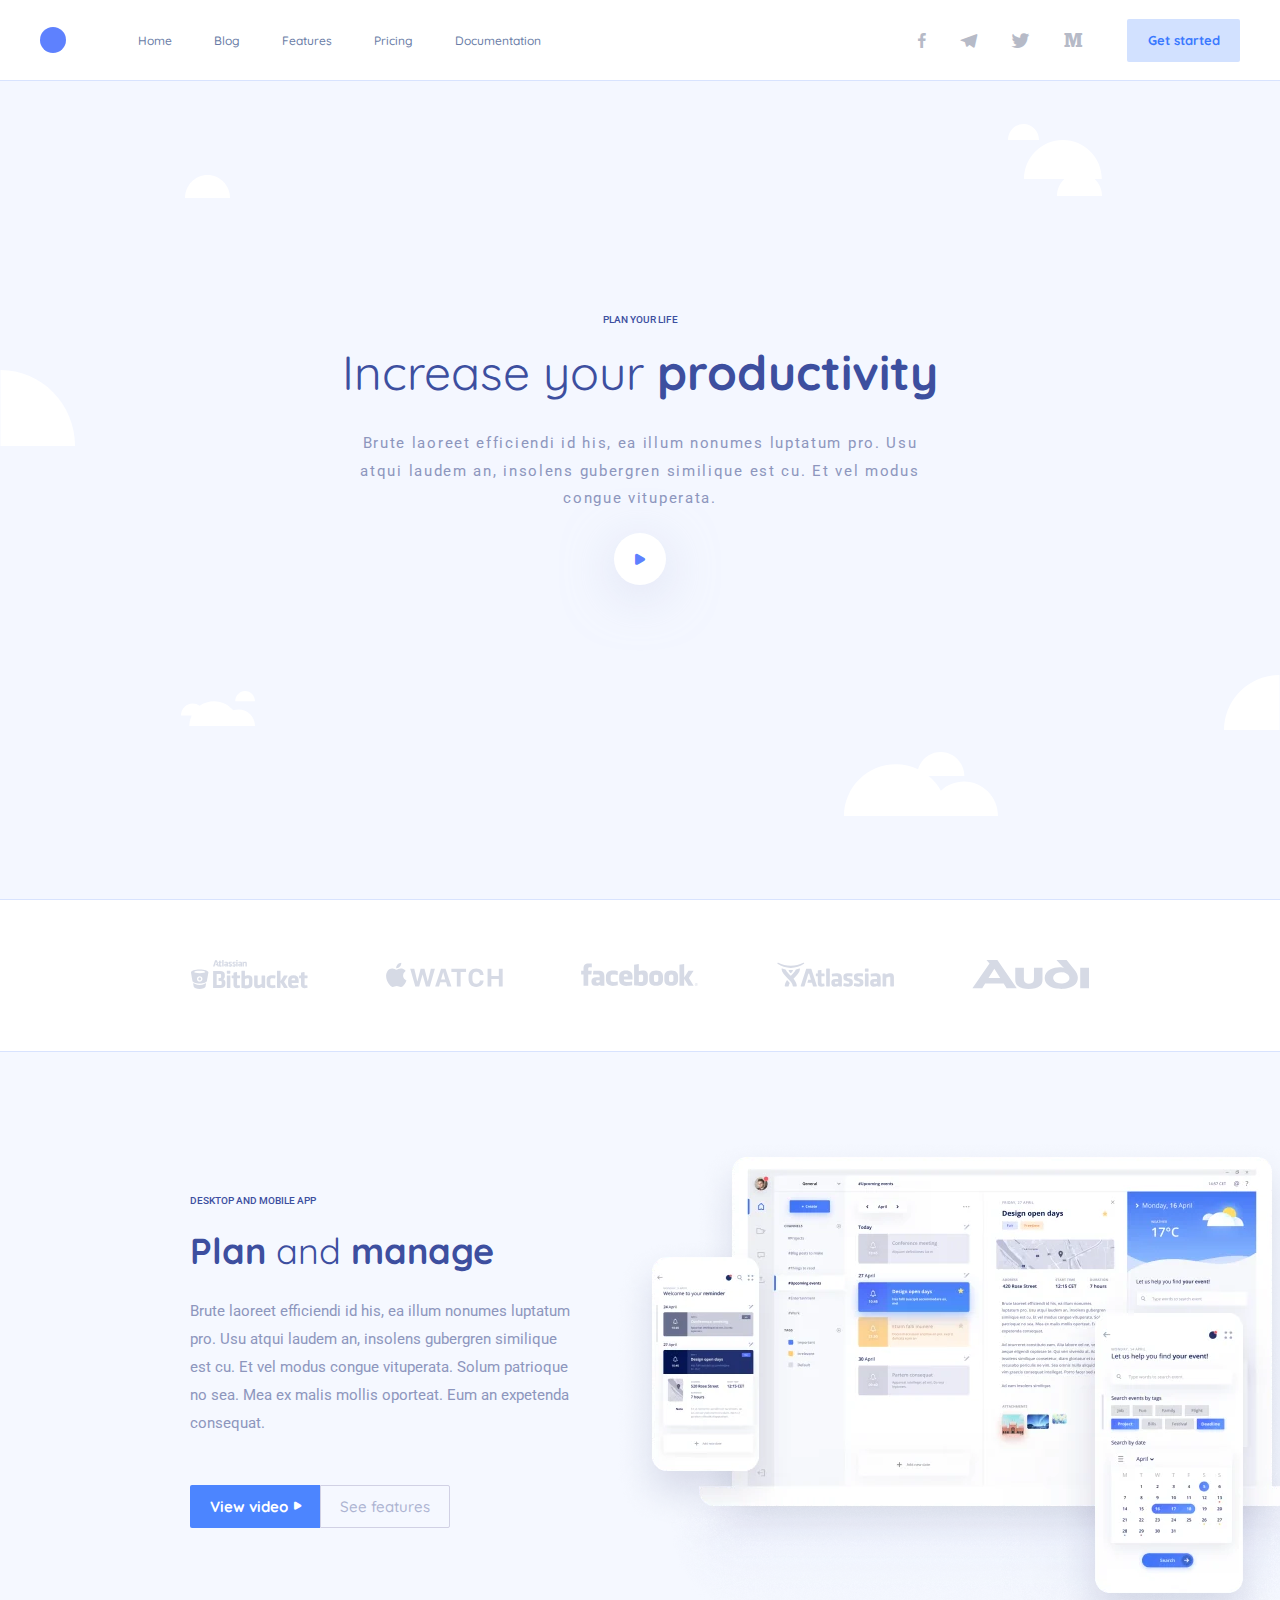
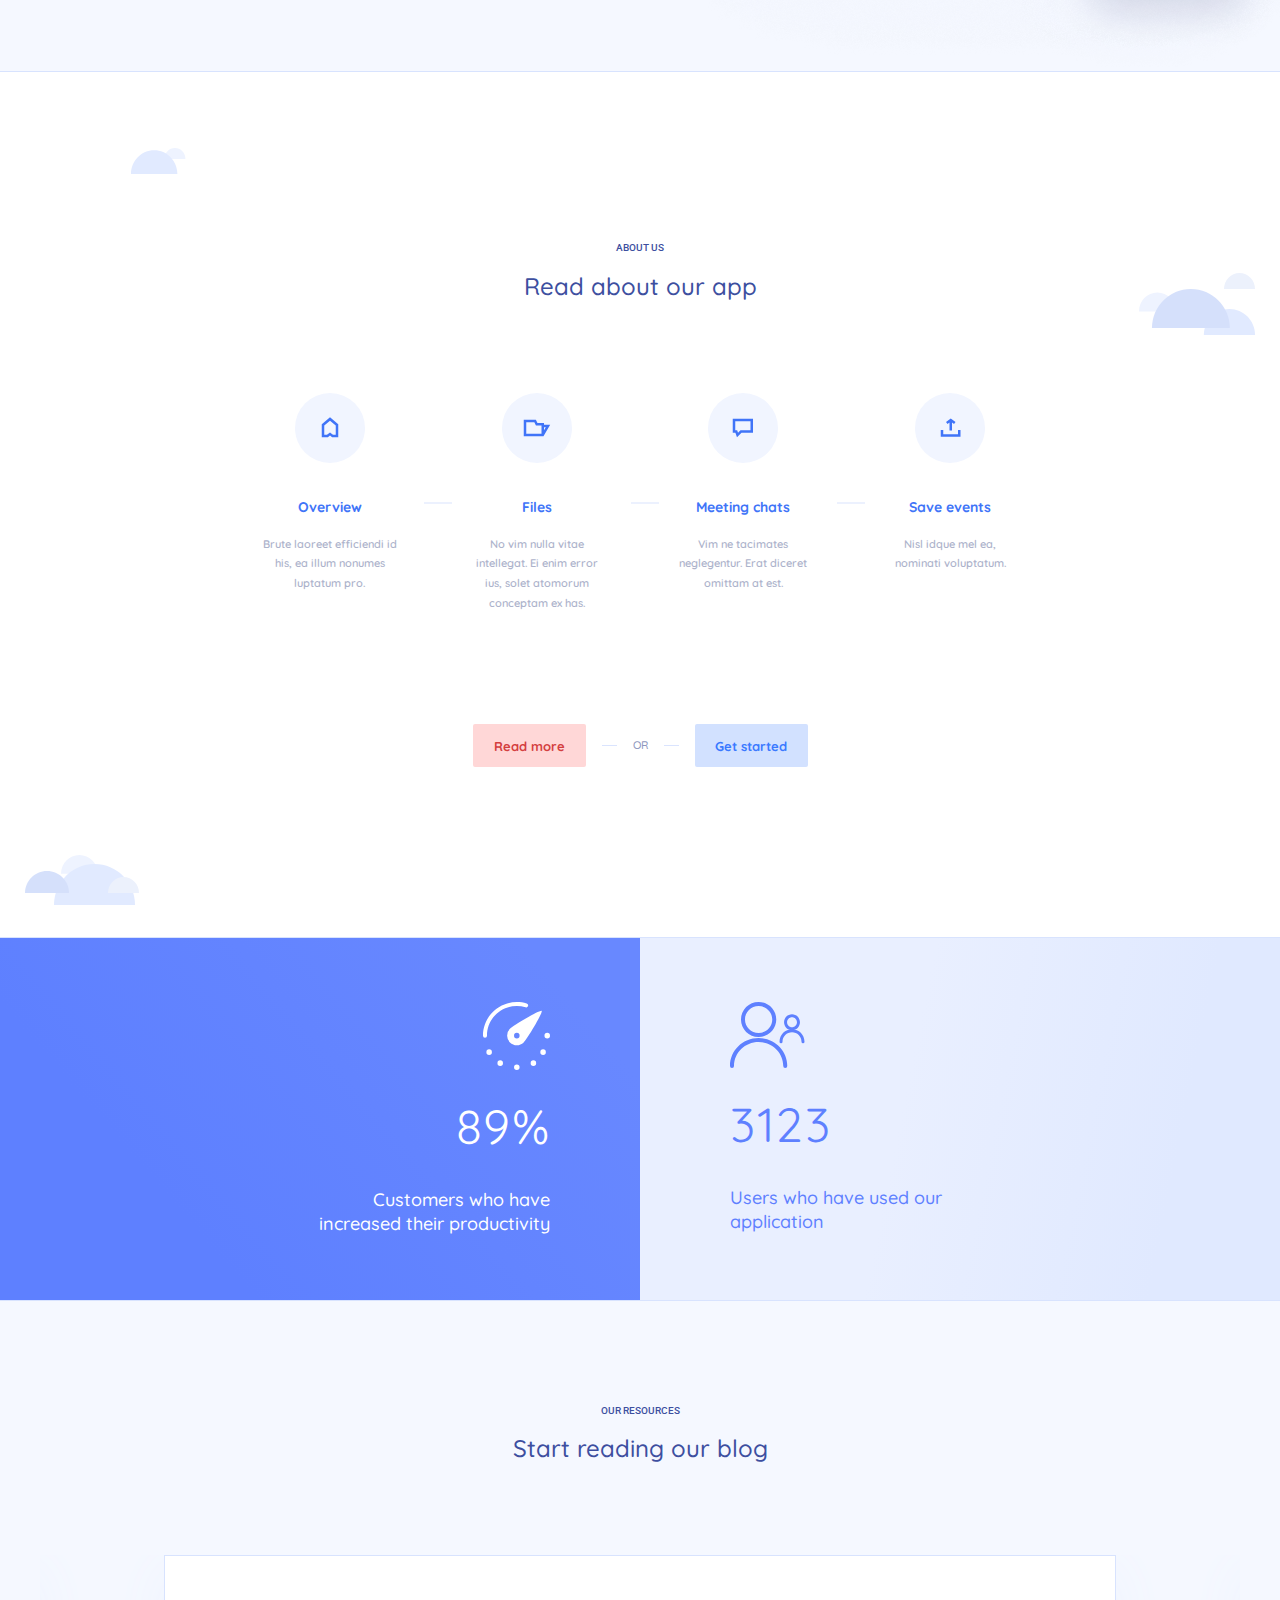
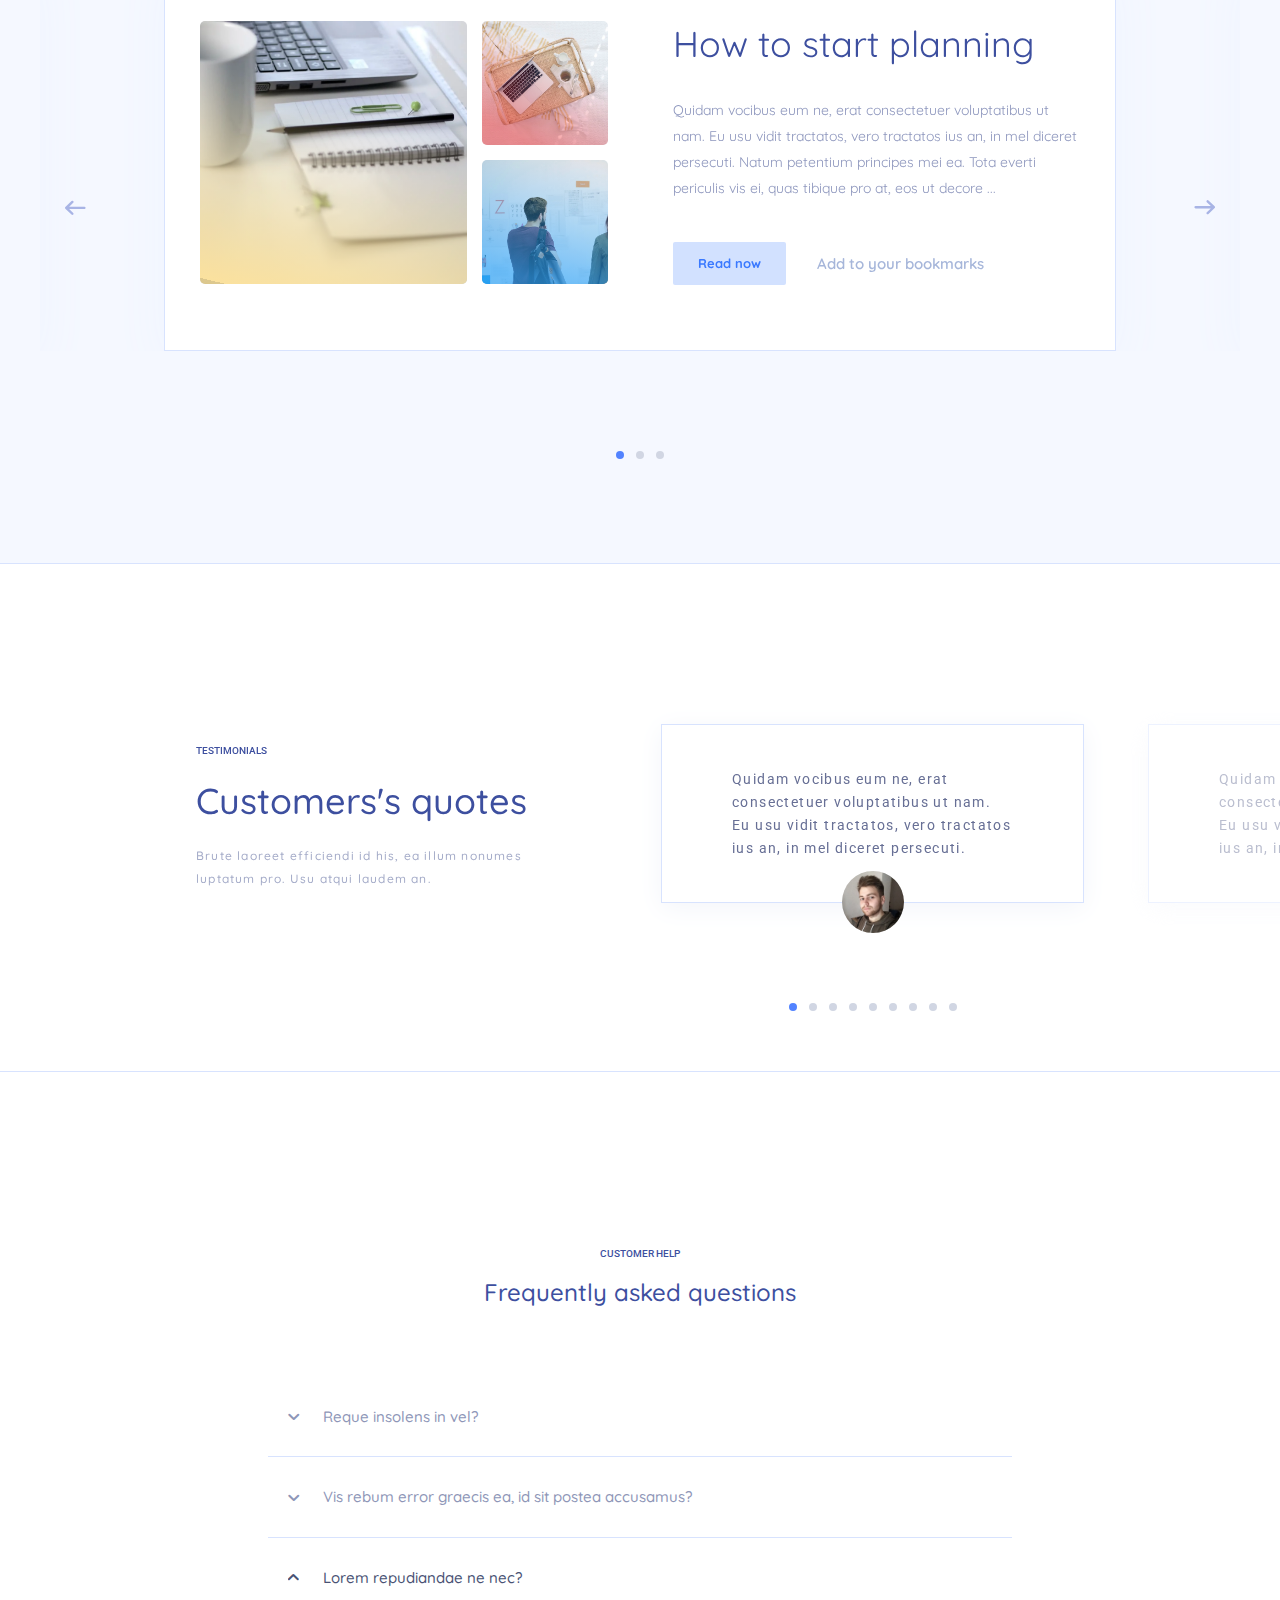
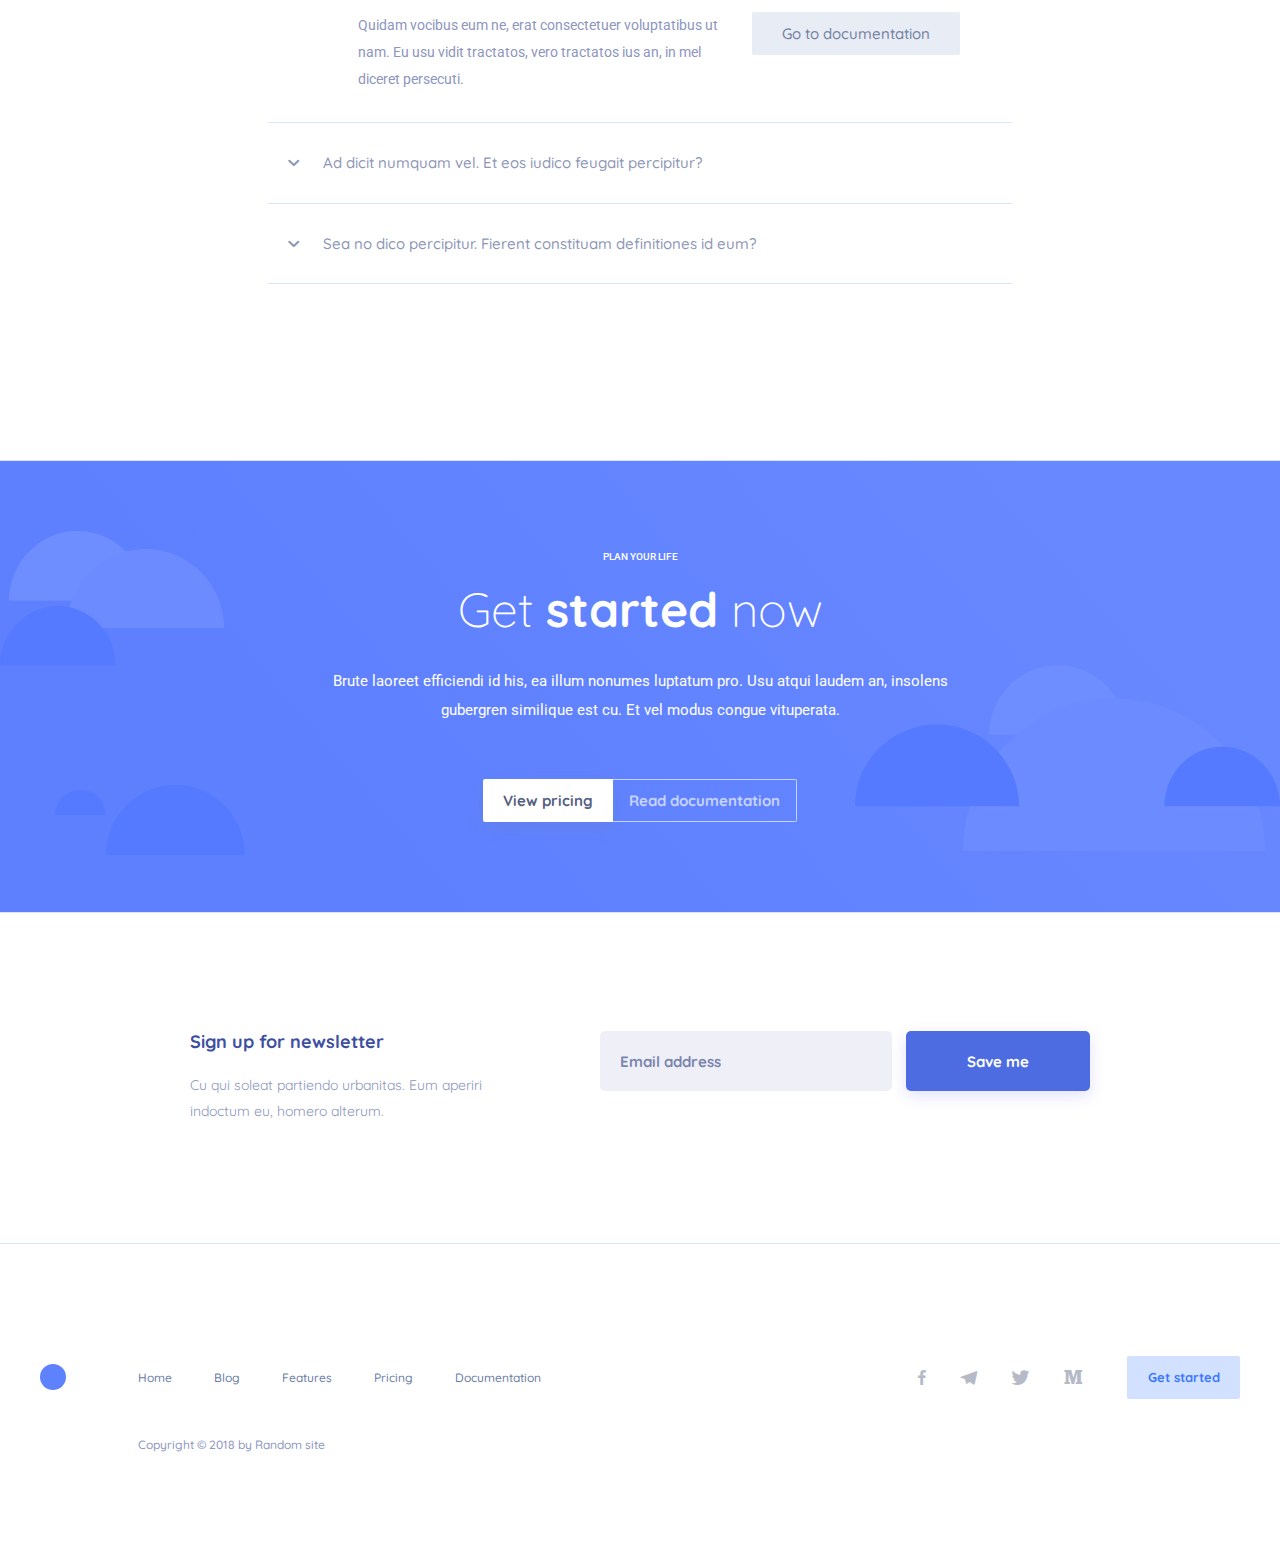
<file: Increase/index.html>
<!DOCTYPE html><html lang="ru"><head>	<title>Home</title>	<meta charset="UTF-8">	<meta name="format-detection" content="telephone=no">	<meta name="description" content="description">	<link rel="stylesheet" href="css/style.min.css?_v=20211114121420">	<link rel="shortcut icon" href="favicon.ico">	<meta name="viewport" content="width=device-width, initial-scale=1.0"></head><body>	<div class="wrapper">		<header class="header">	<div class="header__container _container">		<div class="header__body">			<div class="header__logo logo">				<a href="/" class="logo__image _ibg" aria-label="Logo">					<!-- <picture><source srcset="img/logo.svg" type="image/webp"><img src="img/logo.svg?_v=1636881260443" alt="logo"></picture> -->				</a>			</div>			<div class="header__menu menu">				<nav class="menu__body menu__body_header">					<ul class="menu__list menu__list_header">						<li class="menu__item menu__item_header"><a href="#" class="menu__link menu__link_header">Home</a></li>						<li class="menu__item menu__item_header"><a href="#" class="menu__link menu__link_header">Blog</a></li>						<li class="menu__item menu__item_header"><a href="#" class="menu__link menu__link_header">Features</a></li>						<li class="menu__item menu__item_header"><a href="#" class="menu__link menu__link_header">Pricing</a></li>						<li class="menu__item menu__item_header"><a href="#" class="menu__link menu__link_header">Documentation</a>						</li>					</ul>				</nav>			</div>			<nav class="header__actions actions">				<ul class="actions__list">					<li class="actions__item"><a aria-label="facebook" href="#" class="actions__link _icon-facebook"></a></li>					<li class="actions__item"><a aria-label="telegram" href="#" class="actions__link _icon-telegram"></a></li>					<li class="actions__item"><a aria-label="twitter" href="#" class="actions__link _icon-twitter"></a></li>					<li class="actions__item"><a aria-label="medium" href="#" class="actions__link _icon-medium"></a></li>				</ul>			</nav>			<a data-da=".menu__body,479.98" href="#" class="header__button button button_blue">Get started</a>			<button type="button" class="icon-menu" aria-label="Open menu">				<span></span>				<span></span>				<span></span>			</button>		</div>	</div></header>		<main class="page">			<section class="page__hero hero">				<div class="hero__container _container">					<div class="hero__body">						<h1 class="hero__label label">Plan your life</h1>						<h2 class="hero__title">Increase your <span>productivity</span></h2>						<p class="hero__text">Brute laoreet efficiendi id his, ea illum nonumes luptatum pro. Usu atqui							laudem an, insolens gubergren similique est cu. Et vel modus congue vituperata.</p>						<button aria-label="Play video" type="button" class="hero__button _icon-play"></button>					</div>				</div>			</section>			<section class="page__customers customers">				<div class="customers__container _container">					<a aria-label="Atlassian Bitbucket" href="#" class="customers__item">						<svg width="117" height="29" viewBox="0 0 117 29" fill="none" xmlns="http://www.w3.org/2000/svg">							<path fill-rule="evenodd" clip-rule="evenodd"								d="M14.9321 23.2004C14.7617 23.2004 14.677 23.2835 14.677 23.2835C14.677 23.2835 12.5431 24.9461 8.7024 24.9461C4.86351 24.9452 2.73231 23.2826 2.73231 23.2826C2.73231 23.2826 2.56199 23.2004 2.47729 23.2004C2.30607 23.2004 2.13484 23.2835 2.13484 23.532V23.6142C2.47638 25.3547 2.73231 26.5972 2.73231 26.7626C2.98732 28.006 5.5484 29 8.61952 29C11.6915 29 14.2517 28.006 14.5076 26.7626C14.5076 26.5972 14.7627 25.3547 15.0996 23.6142V23.532C15.1816 23.3657 15.0996 23.2004 14.9266 23.2004H14.9321ZM32.2531 19.1411C33.3624 18.561 33.7895 17.7323 33.7895 16.488V14.7485C33.7895 12.2634 32.2531 11.0218 29.0107 11.0218H22.5261C22.271 11.0218 22.0998 11.1881 22.0998 11.4375V27.6743C22.0998 27.9237 22.2701 28.09 22.5261 28.09H29.5226C32.5946 28.09 34.3861 26.5981 34.3861 24.0308V22.2886C34.3861 20.7984 33.6183 19.639 32.2531 19.1402V19.1411ZM38.909 15.4949H36.2677C36.0127 15.4949 35.8397 15.6612 35.8397 15.9106V27.6743C35.8397 27.922 36.0127 28.09 36.2677 28.09H38.9181C39.1731 28.09 39.3461 27.922 39.3461 27.6743V15.9097C39.3461 15.6621 39.1731 15.494 38.9181 15.494L38.909 15.4949ZM102.481 15.2473C98.9013 15.2473 97.1071 16.9868 97.1071 20.2174V23.4489C97.1071 26.7634 98.9013 28.3376 102.654 28.3376C104.193 28.3376 105.814 28.09 107.18 27.5912C107.351 27.509 107.521 27.3436 107.435 27.0942L107.009 25.2724C107.009 25.1884 106.924 25.023 106.839 25.023C106.753 24.9399 106.584 24.9399 106.497 24.9399C105.304 25.2715 104.109 25.4378 103 25.4378C101.037 25.4378 100.696 24.8576 100.696 23.532V23.1163H107.266C107.521 23.1163 107.694 22.9518 107.694 22.7033V20.3837C107.608 16.9037 105.987 15.2455 102.489 15.2455L102.481 15.2473ZM55.6398 25.3555C54.9567 25.3555 54.4467 25.3555 53.9367 25.2715V18.8864C54.7053 18.5504 55.729 18.2232 56.4959 18.2232C57.5205 18.2232 57.9477 18.6388 57.9477 19.5497V23.2729C57.9477 24.6817 57.6061 25.3449 55.6434 25.3449L55.6398 25.3555ZM116.306 25.6032C116.306 25.52 116.224 25.3555 116.139 25.2715C116.054 25.1831 115.884 25.1831 115.798 25.1831C115.286 25.2627 114.86 25.3511 114.518 25.3511C113.835 25.3511 113.58 25.1035 113.58 24.4402V18.2232H116.139C116.394 18.2232 116.564 18.0551 116.564 17.8075V15.9061C116.564 15.6585 116.394 15.4905 116.139 15.4905H113.579V12.5102C113.579 12.3422 113.492 12.2581 113.406 12.1759C113.321 12.0928 113.151 12.0928 113.065 12.0928L110.421 12.4288C110.166 12.4288 109.993 12.6764 109.993 12.8418V15.4931H108.545C108.29 15.4931 108.116 15.6594 108.116 15.9088V17.8128C108.116 18.0604 108.29 18.2285 108.545 18.2285H109.993V24.8541C109.993 27.0915 111.189 28.2501 113.663 28.2501C114.346 28.2501 115.539 28.0865 116.308 27.8344C116.479 27.7548 116.65 27.5868 116.563 27.3392L116.308 25.6005L116.306 25.6032ZM48.8163 25.6032C48.8163 25.52 48.7316 25.3555 48.646 25.2715C48.5613 25.1831 48.391 25.1831 48.3054 25.1831C47.8773 25.2627 47.3673 25.3511 47.0257 25.3511C46.3427 25.3511 46.0876 25.1035 46.0876 24.4402V18.2232H48.6469C48.9019 18.2232 49.075 18.0551 49.075 17.8075V15.9061C49.075 15.6585 48.9019 15.4905 48.6469 15.4905H46.0849V12.5102C46.0849 12.3422 45.9993 12.2581 45.9137 12.1759C45.8281 12.0928 45.6587 12.0928 45.5721 12.0928L42.9291 12.4288C42.6741 12.4288 42.5038 12.6764 42.5038 12.8418V15.4931H41.0484C40.7933 15.4931 40.6203 15.6594 40.6203 15.9088V17.8128C40.6203 18.0604 40.7915 18.2285 41.0484 18.2285H42.4983V24.8541C42.4983 27.0915 43.6914 28.2501 46.166 28.2501C46.849 28.2501 48.0422 28.0865 48.8072 27.8344C48.9802 27.7548 49.1487 27.5868 49.0622 27.3392L48.8072 25.6005L48.8163 25.6032ZM84.227 25.4378C84.227 25.3547 84.1414 25.1884 84.0567 25.1062C83.972 25.023 83.8017 25.023 83.7161 25.023C82.9483 25.1884 82.1805 25.2706 81.4118 25.2706C79.7059 25.2706 79.2788 24.8576 79.2788 23.4489V20.0529C79.2788 18.6432 79.7906 18.2294 81.4118 18.2294C81.8399 18.2294 82.778 18.3125 83.7161 18.477C83.8008 18.477 83.9711 18.477 84.0567 18.3947C84.1405 18.3125 84.2261 18.2294 84.2261 18.0631L84.5695 16.075C84.5695 15.8274 84.4829 15.6612 84.227 15.578C83.2042 15.2464 82.0093 15.1624 81.3271 15.1624C77.3161 15.1624 75.694 16.5721 75.694 20.0529V23.3657C75.694 26.8457 77.3152 28.2545 81.3244 28.2545C82.2625 28.2545 83.3718 28.0891 84.2252 27.8388C84.4802 27.7575 84.5667 27.5912 84.5667 27.3436L84.2243 25.4378H84.227ZM25.6919 25.1062H28.8504C30.2166 25.1062 30.7266 24.7745 30.7266 23.6974V22.4504C30.7266 21.3715 30.3022 20.9558 29.1054 20.9558H27.9943C27.7393 20.9558 27.5662 20.7878 27.5662 20.5402V18.4805C27.5662 18.2311 27.7393 18.0649 27.9943 18.0649H28.5918C29.7011 18.0649 30.1273 17.651 30.1273 16.657V15.1642C30.1273 14.584 29.9616 14.0039 28.5972 14.0039H25.6837V25.1062H25.6919ZM73.6439 15.4949H71.0026C70.7476 15.4949 70.5746 15.6612 70.5746 15.9106V24.029C69.6365 24.526 68.2703 25.023 67.5053 25.023C66.9069 25.023 66.6492 24.7754 66.6492 24.1944V15.9159C66.6492 15.6682 66.4761 15.5002 66.2211 15.5002H63.5717C63.3167 15.5002 63.1454 15.6682 63.1454 15.9159V24.5322C63.1454 27.0173 64.1673 28.3438 66.2147 28.3438C67.5809 28.3438 69.5427 27.8459 71.1638 27.1004L71.3342 27.7637C71.4225 27.9299 71.5937 28.0962 71.7622 28.0962H73.7267C73.9818 28.0962 74.153 27.9282 74.153 27.6805V15.9097C74.0674 15.7416 73.898 15.494 73.6411 15.494L73.6439 15.4949ZM8.70604 9.53077C3.92541 9.53077 0 10.7715 0 12.3457C0 12.7613 1.0237 18.6424 1.45086 20.9629C1.62117 22.0392 4.43818 23.5311 8.70331 23.5311C12.9694 23.5311 15.6998 22.0454 15.9558 20.9665C16.3747 18.6494 17.4039 12.7684 17.4039 12.3528C17.3128 10.7786 13.4785 9.53696 8.69693 9.53696L8.70604 9.53077ZM8.70604 21.6262C7.1714 21.6262 5.97647 20.4659 5.97647 18.9749C5.97647 17.4803 7.16957 16.3218 8.70513 16.3218C10.2407 16.3218 11.4356 17.4803 11.4356 18.9749C11.4356 20.381 10.2407 21.6191 8.70513 21.6191L8.70604 21.6262ZM96.5934 27.3427L93.0943 21.7093L96.5096 16.1644C96.5943 15.9963 96.5943 15.8354 96.5096 15.7487C96.4231 15.5869 96.2528 15.5011 96.0816 15.5011H93.1808C93.0096 15.5011 92.8383 15.5869 92.7527 15.7487L89.5104 21.222V11.1049C89.5104 10.8555 89.3373 10.6893 89.0823 10.6893H86.4365C86.1815 10.6893 86.0085 10.8555 86.0085 11.1049V27.5894C86.0085 27.8371 86.1815 28.0051 86.4365 28.0051H89.0814C89.3364 28.0051 89.5095 27.8371 89.5095 27.5894V22.2037L92.9194 27.8371C93.005 28.0051 93.1744 28.0873 93.2609 28.0873H96.1608C96.4158 28.0873 96.5889 27.9211 96.5889 27.6717C96.6727 27.5072 96.6727 27.4241 96.5889 27.3409L96.5934 27.3427ZM100.604 20.3032V19.8875C100.604 18.6494 101.2 18.1542 102.48 18.1542C103.931 18.1542 104.187 18.8175 104.187 19.8964V20.312H100.604V20.3032ZM8.70695 17.5696C9.45925 17.5696 10.0731 18.1692 10.0731 18.8962C10.0731 19.6302 9.45925 20.2227 8.70695 20.2227C7.95466 20.2227 7.3408 19.6302 7.3408 18.8962C7.3408 18.1692 7.95284 17.5696 8.70695 17.5696ZM57.4276 15.2526C56.148 15.2526 54.7828 15.5869 53.9303 15.9159V11.1934C53.9303 10.9457 53.7591 10.7777 53.5022 10.7777H50.8573C50.6023 10.7777 50.4293 10.9457 50.4293 11.1934V27.5983C50.4293 27.8459 50.6023 28.0139 50.7708 28.0139C52.392 28.2616 54.3547 28.4296 55.464 28.4296C60.4131 28.4296 61.4368 26.3584 61.4368 23.2914V19.7275C61.4368 16.7472 60.0707 15.2526 57.4267 15.2526H57.4276ZM36.2668 13.758C36.0118 13.758 35.8388 13.5918 35.8388 13.3424V11.1049C35.8388 10.8555 36.0118 10.6893 36.2668 10.6893H38.9126C39.1694 10.6893 39.3407 10.9387 39.3407 11.1049V13.3406C39.3407 13.5882 39.1694 13.7563 38.9126 13.7563H36.2668V13.758ZM8.70513 13.1743C5.63219 13.1743 3.15855 12.6791 3.15855 12.0158C3.15855 11.3526 5.63219 10.8555 8.70513 10.8555C11.7762 10.8555 14.2517 11.3526 14.2517 12.0141C14.2517 12.6773 11.7762 13.1752 8.70513 13.1752V13.1743ZM42.92 6.63006C42.4938 6.63006 41.8107 6.4638 41.4691 6.21441C41.3872 6.21441 41.3872 6.13305 41.3872 6.04992L41.5575 5.38665L41.6395 5.3044H41.8098C42.2378 5.39284 42.6622 5.47243 43.0885 5.47243C43.6076 5.47243 43.6076 5.31325 43.6076 5.05678C43.6076 4.8976 43.6076 4.72957 42.838 4.56154C41.6449 4.31392 41.4719 3.9867 41.4719 3.07581C41.4719 2.24805 41.7287 1.66968 43.2661 1.66968C43.6914 1.66968 44.2889 1.74927 44.6322 1.83417C44.6322 1.83417 44.7142 1.9173 44.7142 1.99954L44.6295 2.74241L44.5448 2.82554H44.3736C44.2224 2.82554 44.0402 2.8105 43.8544 2.79282L43.6932 2.7769C43.5074 2.75921 43.3253 2.74152 43.1759 2.74152C42.6641 2.74152 42.6641 2.82377 42.6641 3.07227C42.6641 3.40833 42.6641 3.40833 43.2615 3.57282C44.5402 3.90534 44.7097 4.15385 44.7097 5.14699C44.7097 6.05257 44.3727 6.63095 42.9519 6.63979H42.9191L42.92 6.63006ZM39.1631 6.63006C38.653 6.63006 38.0547 6.4638 37.4572 6.21441C37.3716 6.21441 37.3716 6.13305 37.3716 6.04992L37.5428 5.38665L37.6339 5.3044H37.8069C38.2323 5.39284 38.6594 5.47243 39.0857 5.47243C39.5957 5.47243 39.5957 5.31325 39.5957 5.05678C39.5957 4.8976 39.5957 4.72957 38.8288 4.56154C37.6357 4.31392 37.4627 3.9867 37.4627 3.07581C37.4627 2.24805 37.7204 1.66968 39.2569 1.66968C39.6831 1.66968 40.2806 1.74927 40.623 1.83417C40.7068 1.83417 40.7924 1.9173 40.7924 1.99954L40.7086 2.74594L40.6249 2.82819H40.5338C40.3853 2.82819 40.2032 2.8105 40.0174 2.79282L39.8571 2.77778C39.6713 2.76009 39.4891 2.74594 39.3379 2.74594C38.8188 2.74594 38.8188 2.82554 38.8188 3.07316C38.8188 3.40656 38.8188 3.40656 39.4181 3.57194C40.6977 3.90534 40.8689 4.15385 40.9536 5.1461C40.9536 6.05257 40.6167 6.63183 39.1959 6.64068H39.1631V6.63006ZM54.6097 1.74131C54.0969 1.74131 53.4139 1.90757 52.7317 2.15696L52.6461 1.90757C52.6461 1.82444 52.5614 1.82444 52.4758 1.82444H51.708C51.6224 1.82444 51.5368 1.90757 51.5368 1.98981V6.38244C51.5368 6.4638 51.6224 6.54693 51.708 6.54693H52.7317C52.8173 6.54693 52.902 6.4638 52.902 6.38156V3.3137C53.2436 3.14833 53.7554 2.98295 54.0969 2.98295C54.352 2.98295 54.4385 3.0652 54.4385 3.3137V6.38244C54.4385 6.4638 54.5232 6.54693 54.6088 6.54693H55.6289C55.7108 6.54693 55.8019 6.4638 55.8019 6.38156V3.14568C55.7108 2.15165 55.3738 1.73689 54.6088 1.73689L54.6097 1.74131ZM46.4173 1.82444H45.3927C45.308 1.82444 45.2233 1.90757 45.2233 1.98981V6.38244C45.2233 6.4638 45.308 6.54693 45.3936 6.54693H46.4228C46.5121 6.54693 46.5959 6.4638 46.5959 6.38156V1.98716C46.5959 1.90492 46.5121 1.82179 46.4228 1.82179L46.4173 1.82444ZM32.4234 0.0026531H31.3997C31.315 0.0026531 31.2294 0.0848988 31.2294 0.167144V6.38244C31.2294 6.4638 31.3113 6.54693 31.3933 6.54693H32.4225C32.5044 6.54693 32.59 6.4638 32.59 6.38156V0.165376C32.59 0.0831301 32.5044 0 32.4197 0L32.4234 0.0026531ZM25.9387 0.250274C25.9387 0.167144 25.854 0.167144 25.7684 0.167144H24.2328C24.1472 0.167144 24.0616 0.250274 24.0616 0.250274L22.0943 6.29931V6.4638C22.0943 6.54693 22.1763 6.54693 22.261 6.54693H23.3722C23.4559 6.54693 23.5406 6.4638 23.5406 6.4638L24.9068 1.98893C24.9068 1.98893 24.9068 1.90757 25.0771 1.90757C25.1609 1.90757 25.2465 1.98981 25.2465 1.98981L25.8449 4.06187H24.9906C24.9032 4.06187 24.8175 4.14412 24.8175 4.14412L24.5625 4.96658V5.1293C24.5625 5.1293 24.6472 5.21243 24.7328 5.21243H26.181L26.5234 6.37271C26.5234 6.45407 26.609 6.45407 26.6946 6.45407H27.8058C27.8914 6.45407 27.8914 6.45407 27.9788 6.37006V6.20203L25.9387 0.24939V0.250274ZM34.7276 5.55291C35.1557 5.55291 35.4107 5.46978 35.581 5.38753V4.72426H34.7276C34.3861 4.72426 34.3014 4.88964 34.3014 5.13814C34.3014 5.46713 34.3852 5.55114 34.7203 5.55379H34.7276V5.55291ZM30.6319 5.55291C30.6319 5.46978 30.6319 5.46978 30.5472 5.46978H30.376C30.2057 5.55291 30.0344 5.55291 29.8641 5.55291C29.6091 5.55291 29.5226 5.46978 29.5226 5.22127V2.81846H30.4607C30.5472 2.81846 30.6319 2.73622 30.6319 2.65309V1.98981C30.6319 1.90757 30.5472 1.82444 30.4616 1.82444H29.5235V0.664156C29.5235 0.58191 29.5235 0.58191 29.4379 0.58191C29.4379 0.58191 29.3523 0.502318 29.2667 0.58191L28.2429 0.749939C28.1573 0.749939 28.0726 0.838375 28.0726 0.917968V1.90845H27.5608C27.4788 1.90845 27.3968 1.99512 27.3968 2.07648V2.82377C27.3968 2.90778 27.4843 2.9918 27.5699 2.9918H28.0827V5.47685C28.0827 6.30462 28.5089 6.71938 29.4488 6.71938C29.7038 6.71938 30.1301 6.63537 30.3869 6.55135C30.7275 6.38598 30.7275 6.38598 30.7275 6.30373L30.6419 5.55733L30.6319 5.55291ZM48.8063 5.55291C49.2344 5.55291 49.4894 5.46978 49.6597 5.38753V4.72426H48.8063C48.4657 4.72426 48.3801 4.88964 48.3801 5.13814C48.3801 5.46713 48.4638 5.55114 48.799 5.55379H48.8063V5.55291ZM34.9826 1.74131C34.4726 1.74131 33.8742 1.82444 33.448 1.90757C33.3624 1.90757 33.2777 1.98981 33.3624 2.07294L33.4535 2.73622C33.4535 2.81846 33.4535 2.81846 33.5427 2.81846H33.6274C34.0555 2.73622 34.4808 2.73622 34.8205 2.73622C35.5036 2.73622 35.6748 2.90159 35.6748 3.31547V3.73112H34.6457C33.621 3.73112 33.1948 4.14412 33.1948 5.0559C33.1948 5.96679 33.7066 6.4638 34.4744 6.4638C34.9845 6.4638 35.4125 6.29843 35.8388 6.13305V6.29843C35.8388 6.38156 35.9244 6.38156 36.0091 6.38156H36.7778C36.8597 6.38156 36.9508 6.29312 36.9508 6.21353V3.3933C36.9508 2.15077 36.4408 1.736 34.9908 1.736L34.9826 1.74131ZM48.9775 1.74131C48.4657 1.74131 47.8682 1.82444 47.441 1.90757C47.35 1.90757 47.268 1.98981 47.35 2.07294L47.4319 2.73622C47.4319 2.81846 47.4319 2.81846 47.5166 2.81846H47.6023C48.0303 2.73622 48.4556 2.73622 48.7954 2.73622C49.4784 2.73622 49.6515 2.90159 49.6515 3.31547V3.73112H48.6351C47.6123 3.73112 47.1851 4.14412 47.1851 5.0559C47.1851 5.96679 47.697 6.4638 48.4657 6.4638C48.9775 6.4638 49.4038 6.29843 49.8318 6.13305L49.9156 6.29843C49.9156 6.38156 50.0012 6.38156 50.0868 6.38156H50.8546C50.9402 6.38156 51.0249 6.29312 51.0249 6.21353V3.3933C50.9402 2.15077 50.4275 1.736 48.9775 1.736V1.74131ZM46.4183 0.00176875H45.3927C45.308 0.00176875 45.2233 0.0848988 45.2233 0.167144V0.995792C45.2233 1.07538 45.308 1.15498 45.3936 1.15498H46.4228C46.5121 1.15498 46.5959 1.07008 46.5959 0.986948V0.165376C46.5959 0.0831301 46.5121 0 46.4228 0L46.4183 0.00176875Z"								fill="#D6DAE5" />						</svg>					</a>					<a aria-label="Apple Watch" href="#" class="customers__item">						<svg width="117" height="25" viewBox="0 0 117 25" fill="none" xmlns="http://www.w3.org/2000/svg">							<path fill-rule="evenodd" clip-rule="evenodd"								d="M15.2126 6.51992C13.1534 6.37223 11.4065 7.63687 10.4329 7.63687C9.44383 7.63687 7.9192 6.55176 6.30258 6.58006C4.18049 6.61189 2.22325 7.77925 1.12942 9.6258C-1.07555 13.3428 0.566561 18.8488 2.71415 21.8627C3.76427 23.3378 5.01658 24.9969 6.66234 24.9368C8.24708 24.8757 8.84545 23.9401 10.7599 23.9401C12.6734 23.9401 13.2135 24.9368 14.8884 24.9049C16.5925 24.8757 17.6735 23.4033 18.7155 21.9202C19.9222 20.2107 20.4186 18.5561 20.4477 18.4659C20.4095 18.4535 17.1243 17.2269 17.0916 13.5524C17.0624 10.481 19.6745 9.00321 19.7938 8.93157C18.3102 6.81176 16.0196 6.57829 15.2126 6.51992ZM97.5088 18.5172V18.8426C97.5088 22.0502 95.0926 24.92 90.2436 24.92C85.4083 24.92 82.534 21.9724 82.534 16.821V14.6693C82.534 9.57097 85.422 6.53142 90.2564 6.53142C94.7956 6.53142 97.5088 9.31008 97.5088 12.7786V12.9607H93.8685C93.8685 11.2008 92.7136 9.63553 90.2828 9.63553C87.6907 9.63553 86.3874 11.3176 86.3874 14.6693V16.821C86.3874 20.2116 87.678 21.7902 90.3092 21.7902C92.9286 21.7902 93.8685 20.3549 93.8685 18.5172H97.5088ZM31.3087 19.5342H31.3624L34.6266 6.81883H38.481L41.7579 19.5342H41.8116L44.8481 6.81883H48.9038L43.8135 24.621H39.9582L36.5875 12.4522H36.5201L33.1484 24.621H29.3214L24.2174 6.81883H28.274L31.3087 19.5342ZM105.352 13.9654H112.846V6.81883H116.661V24.621H112.846V17.0306H105.352V24.621H101.552V6.81883H105.352V13.9654ZM80.0758 6.81883V9.89641H74.6103V24.621H70.8224V9.89641H65.3696V6.81883H80.0758ZM59.5398 6.81883L65.4361 24.6202H61.3659L60.0589 20.1338H54.26L52.9321 24.6202H49.1315L55.0415 6.81883H59.5398ZM59.2638 17.3958L57.2036 10.3271H57.1636L55.0715 17.3958H59.2638ZM13.8583 4.62473C12.9785 5.6046 11.5932 6.35012 10.2335 6.24842C10.0404 4.85467 10.7508 3.40077 11.5595 2.49165C12.4621 1.46756 13.984 0.700816 15.2427 0.653061C15.4048 2.07335 14.8155 3.50424 13.9412 4.52834L13.9002 4.57698L13.8583 4.62473Z"								fill="#D6DAE5" />						</svg>					</a>					<a aria-label="Facebook" href="#" class="customers__item">						<svg width="117" height="23" viewBox="0 0 117 23" fill="none" xmlns="http://www.w3.org/2000/svg">							<path fill-rule="evenodd" clip-rule="evenodd"								d="M115.316 20.0765C116.111 20.0765 116.744 20.7044 116.744 21.4915C116.744 22.2874 116.111 22.9065 115.309 22.9065C114.515 22.9065 113.87 22.2874 113.87 21.4915C113.87 20.7044 114.515 20.0765 115.309 20.0765H115.316ZM23.3761 22.7172H19.4415L19.2739 21.7533C17.4761 22.7172 15.8731 22.8747 14.8166 22.8747C11.9295 22.8747 10.394 21.0069 10.394 18.421C10.394 15.3717 12.1863 14.2822 15.3923 14.2822H18.6528V13.6242C18.6528 12.0678 18.4707 11.6114 15.9934 11.6114H11.9696L12.3649 7.79098H16.7784C22.1921 7.79098 23.3797 9.45358 23.3797 13.6561V22.7172H23.3761ZM81.9931 16.7266C81.9931 19.8395 80.6689 22.8587 75.1259 22.8587C69.5775 22.8587 68.2278 19.8395 68.2278 16.7266V13.7197C68.2278 10.6068 69.5757 7.58758 75.1241 7.58758C80.6798 7.58758 82.0095 10.6068 82.0095 13.7215V16.7283L81.9931 16.7266ZM97.1083 16.7266C97.1083 19.8395 95.7822 22.8587 90.2411 22.8587C84.6908 22.8587 83.3411 19.8395 83.3411 16.7266V13.7197C83.3411 10.6068 84.689 7.58758 90.2393 7.58758C95.7767 7.58758 97.1064 10.6068 97.1064 13.7215V16.7283L97.1083 16.7266ZM115.309 20.2994C114.672 20.2994 114.143 20.83 114.143 21.4897C114.143 22.1619 114.672 22.6889 115.316 22.6889C115.963 22.7066 116.482 22.176 116.482 21.5039C116.482 20.8495 115.963 20.3153 115.316 20.3153H115.309V20.2994ZM7.24451 22.6872H2.52673V11.615H0.166016V7.79452H2.52491V5.50402C2.52491 2.39107 3.85463 0.537445 7.63979 0.537445H10.791V4.35789H8.82378C7.34834 4.35789 7.24998 4.88851 7.24998 5.88607L7.23176 7.79629H10.802L10.383 11.6167H7.23358V22.6889L7.24451 22.6872ZM115.038 22.3157H114.779V20.7363C114.925 20.7186 115.052 20.7009 115.253 20.7009C115.502 20.7009 115.664 20.7487 115.763 20.8176C115.861 20.8884 115.908 20.9945 115.908 21.1448C115.908 21.3518 115.77 21.4774 115.599 21.5287V21.541C115.737 21.5658 115.835 21.6896 115.872 21.9231C115.908 22.1672 115.945 22.2627 115.97 22.3122H115.697C115.661 22.2627 115.619 22.1176 115.588 21.9125C115.551 21.7091 115.442 21.6348 115.238 21.6348H115.056V22.314L115.038 22.3157ZM115.038 21.4402H115.225C115.438 21.4402 115.619 21.3642 115.619 21.1696C115.619 21.0316 115.517 20.8937 115.225 20.8937C115.141 20.8937 115.08 20.899 115.038 20.9061V21.4402ZM15.1136 18.3626C15.1136 19.1975 15.5216 19.6308 16.4178 19.6308C17.3832 19.6308 17.9515 19.3266 18.6546 19.0118V17.3403H16.5489C15.5507 17.3403 15.1136 17.5172 15.1136 18.3609V18.3626ZM60.1821 11.4009C59.2166 11.4009 58.5244 11.7016 57.8213 12.02V19.0595C58.4953 19.1214 58.8815 19.1214 59.5226 19.1214C61.836 19.1214 62.1493 18.0956 62.1493 16.6629V13.2952C62.1493 12.2411 61.785 11.3903 60.1821 11.3903V11.4009ZM75.1096 11.4009C73.503 11.4009 72.9474 12.2499 72.9474 13.2935V17.1493C72.9474 18.2105 73.503 19.0595 75.1096 19.0595C76.7125 19.0595 77.2699 18.2105 77.2699 17.1493V13.2935C77.2699 12.2393 76.7052 11.3886 75.1023 11.3886L75.1096 11.4009ZM36.7534 11.8785C34.3053 11.4717 33.6022 11.3833 32.4255 11.3833C30.3088 11.3833 29.6695 11.8307 29.6695 13.5765V16.8663C29.6695 18.6085 30.307 19.0595 32.4255 19.0595C33.604 19.0595 34.3053 18.9711 36.7534 18.5643V22.2857C34.6095 22.7544 33.2124 22.8764 32.032 22.8764C26.9645 22.8764 24.9499 20.2941 24.9499 16.5621V13.8913C24.9499 10.1522 26.9645 7.56459 32.032 7.56459C33.2124 7.56459 34.6095 7.6884 36.7534 8.15711V11.8785ZM51.5261 16.5656H42.8702V16.8663C42.8702 18.6085 43.5077 19.0595 45.6243 19.0595C47.5278 19.0595 48.6845 18.9711 51.129 18.5643V22.2857C48.7738 22.7544 47.546 22.8764 45.2327 22.8764C40.1688 22.8764 38.1651 20.2941 38.1651 16.5621V13.5022C38.1651 10.2354 39.6588 7.55928 44.8502 7.55928C50.0507 7.55928 51.5352 10.2035 51.5352 13.5022V16.5621L51.5261 16.5656ZM90.2228 11.4009C88.6199 11.4009 88.0643 12.2499 88.0643 13.2988V17.1599C88.0643 18.2211 88.6199 19.0701 90.2228 19.0701C91.8258 19.0701 92.3905 18.2211 92.3905 17.1599V13.297C92.3905 12.2411 91.8258 11.3903 90.2228 11.3903V11.4009ZM112.622 22.6854H107.509L103.181 15.6813V22.6854H98.4635V1.67827L103.181 0.917721V14.4396L107.507 7.78921H112.608L107.881 15.041L112.604 22.6819L112.622 22.6854ZM44.8374 11.0118C43.2345 11.0118 42.8702 11.8608 42.8702 12.922V13.511H46.8047V12.9167C46.8047 11.8732 46.4404 11.0171 44.8374 11.0171V11.0118ZM66.8707 16.6364C66.8707 20.2446 65.796 22.88 59.3478 22.88C57.0235 22.88 55.6573 22.6783 53.089 22.2963V1.67473L57.8068 0.914183V8.12527C58.8268 7.75738 60.1474 7.57166 61.3497 7.57166C66.0674 7.57166 66.8507 9.62338 66.8507 12.9185V16.6505L66.8707 16.6364Z"								fill="#D6DAE5" />						</svg>					</a>					<a aria-label="Atlassian" href="#" class="customers__item">						<svg width="117" height="25" viewBox="0 0 117 25" fill="none" xmlns="http://www.w3.org/2000/svg">							<path fill-rule="evenodd" clip-rule="evenodd"								d="M82.2614 16.4009C80.5674 15.9764 80.5674 15.9587 80.5674 15.0567C80.5674 14.4491 80.6293 14.159 82.0246 14.159C82.9827 14.159 84.3926 14.3182 85.2997 14.4721C85.4236 14.4898 85.5511 14.4633 85.6531 14.3837C85.7551 14.3129 85.8207 14.198 85.8353 14.0741L86.0939 12.0534C86.1121 11.8234 85.9664 11.6112 85.7296 11.5581C84.6731 11.3229 83.2159 11.169 82.0137 11.169C77.8059 11.169 76.9498 12.7078 76.9498 15.0195C76.9498 17.5603 77.4325 18.4155 80.6512 19.176C82.7714 19.6713 82.7714 20.0383 82.7714 20.6485C82.7714 21.4497 82.6986 21.7274 81.3142 21.7274C80.1958 21.7274 78.9025 21.5594 77.7658 21.264C77.6383 21.2339 77.5108 21.2534 77.4015 21.3171C77.2922 21.386 77.2139 21.4939 77.1902 21.6178L76.8423 23.5465C76.8004 23.7676 76.9334 23.9843 77.152 24.0533C78.3943 24.4424 80.1757 24.7077 81.4836 24.7077C85.5529 24.7077 86.3835 23.0451 86.3835 20.5689C86.3835 17.8274 85.8844 17.3144 82.2559 16.3823L82.2614 16.4V16.4009ZM71.7092 16.4009C70.0152 15.9764 70.0152 15.9587 70.0152 15.0567C70.0152 14.4491 70.0771 14.159 71.4724 14.159C72.4287 14.159 73.8404 14.3182 74.7476 14.4721C74.8714 14.4898 74.9989 14.4633 75.1009 14.3837C75.2029 14.3129 75.2685 14.198 75.2831 14.0741L75.5417 12.0534C75.5709 11.8234 75.4179 11.6112 75.1865 11.5581C74.1483 11.3229 72.691 11.169 71.4888 11.169C67.292 11.169 66.4249 12.7078 66.4249 15.0195C66.4249 17.5603 66.9168 18.4155 70.1336 19.176C72.2539 19.6713 72.2539 20.0383 72.2539 20.6485C72.2539 21.4497 72.181 21.7274 70.7966 21.7274C69.6764 21.7274 68.3831 21.5594 67.2446 21.264C67.1171 21.2339 66.9896 21.2534 66.8803 21.3171C66.771 21.386 66.6927 21.4939 66.669 21.6178L66.3047 23.5368C66.2683 23.7579 66.3958 23.9755 66.6199 24.0444C67.8585 24.4336 69.64 24.6989 70.9496 24.6989C75.0117 24.6989 75.8496 23.0363 75.8496 20.5601C75.8496 17.8185 75.3432 17.3056 71.7147 16.3735L71.7092 16.3912V16.4009ZM34.3586 7.10979C34.2985 6.9223 34.1218 6.79496 33.9178 6.79496H29.6035C29.4031 6.79496 29.2209 6.92142 29.1608 7.10714L23.7172 23.8561C23.6753 23.9887 23.699 24.1391 23.7864 24.254C23.8738 24.369 24.0123 24.4371 24.1598 24.4371H27.1289C27.3347 24.4371 27.5151 24.3044 27.5734 24.1187L31.323 11.7907C31.323 11.7907 31.4232 11.4812 31.7602 11.4812C32.1063 11.4812 32.1973 11.7996 32.1973 11.7996L33.9369 17.6452H31.6053C31.405 17.6452 31.2228 17.7805 31.1682 17.9724L30.4942 20.2894C30.4578 20.4221 30.4942 20.5724 30.5671 20.6786C30.6581 20.7909 30.8039 20.8554 30.9496 20.8554H34.9296L35.977 24.1214C36.0353 24.3071 36.2138 24.4344 36.4142 24.4344H39.3833C39.529 24.4344 39.6711 24.3637 39.7585 24.2487C39.8496 24.132 39.8751 23.9834 39.8314 23.8472L34.3823 7.07972L34.3641 7.10802L34.3586 7.10979ZM91.0995 11.4379H88.3672C88.1122 11.4379 87.9063 11.6386 87.9063 11.8862V24.0197C87.9063 24.2673 88.114 24.4725 88.369 24.4725H91.1013C91.3563 24.4725 91.5631 24.2717 91.5631 24.0214V11.8907C91.5631 11.643 91.3627 11.4458 91.1077 11.4458L91.0986 11.4387L91.0995 11.4379ZM52.3554 6.46774H49.6231C49.3681 6.46774 49.1622 6.66849 49.1622 6.91611V24.0197C49.1622 24.2673 49.3699 24.4725 49.6249 24.4725H52.3572C52.6122 24.4725 52.8181 24.2717 52.8181 24.0214V6.92054C52.8181 6.67291 52.6177 6.4757 52.3627 6.4757L52.3554 6.46863V6.46774ZM113.778 11.177C112.334 11.177 110.362 11.6616 108.696 12.4222L108.495 11.7677C108.441 11.5732 108.258 11.4449 108.053 11.4449H106.032C105.777 11.4449 105.567 11.6457 105.567 11.8933V24.0268C105.567 24.2744 105.767 24.4778 106.022 24.4778H108.755C109.01 24.4778 109.219 24.2779 109.219 24.0268V15.6253C110.203 15.1389 111.587 14.6348 112.41 14.6348C113.025 14.6348 113.253 14.8595 113.253 15.4573V24.0179C113.253 24.2691 113.463 24.4689 113.718 24.4689H116.45C116.705 24.4689 116.911 24.2691 116.911 24.0179V15.1097C116.911 12.5053 115.854 11.1832 113.776 11.1832H113.774L113.778 11.177ZM10.5056 18.3907C10.4327 18.32 10.3289 18.2448 10.1504 18.2448C9.92266 18.2448 9.78969 18.3969 9.73868 18.4712C8.46361 20.3637 7.80785 22.1501 7.71678 23.9454C7.71404 24.078 7.76505 24.2107 7.85795 24.308C7.94902 24.4141 8.08564 24.4672 8.22225 24.4672H11.2496C11.5138 24.4672 11.7324 24.2726 11.7506 24.025C11.8234 23.1583 12.0967 22.2916 12.6067 21.3896C12.7797 21.0712 12.6431 20.7794 12.5429 20.6529C12.042 20.0162 11.4291 19.3441 10.5183 18.419L10.5147 18.4013L10.5056 18.3907ZM61.2144 19.6819V21.2445C60.7682 21.4922 59.9485 21.8282 58.9557 21.8282C58.1087 21.8282 57.8446 21.5806 57.8446 20.7493C57.8446 19.9534 58.0085 19.7022 59.0104 19.7022H61.2144V19.6828V19.6819ZM100.031 19.6819V21.2445C99.576 21.4922 98.7563 21.8282 97.7727 21.8282C96.9257 21.8282 96.6616 21.5806 96.6616 20.7493C96.6616 19.9534 96.8255 19.7022 97.8274 19.7022H100.031V19.6828V19.6819ZM47.307 21.8795C47.2888 21.7522 47.2159 21.6407 47.1066 21.57C46.9973 21.4992 46.868 21.478 46.7405 21.5081C46.2487 21.6248 45.7933 21.6885 45.429 21.6885C44.755 21.6885 44.4454 21.4055 44.4454 20.7688V14.3394H47.0957C47.3507 14.3394 47.5584 14.136 47.5584 13.8884V11.8809C47.5584 11.6333 47.3489 11.4299 47.0939 11.4299H44.4526V8.34436C44.4526 8.2117 44.3907 8.09055 44.2887 8.00388C44.1885 7.9181 44.0519 7.88007 43.9244 7.89776L41.1921 8.26919C40.9626 8.29837 40.7914 8.48763 40.7914 8.71137V11.4352H39.3004C39.0454 11.4352 38.8378 11.636 38.8378 11.8836V13.8999C38.8378 14.1475 39.0563 14.3527 39.3114 14.3527H40.7977V21.1888C40.7977 23.5386 42.0673 24.7263 44.5738 24.7263C45.2842 24.7263 46.4973 24.5671 47.2879 24.3018C47.4973 24.231 47.6267 24.025 47.5921 23.8065L47.2961 21.8875L47.3052 21.8742L47.307 21.8795ZM59.3829 11.1832C57.9985 11.1832 56.3154 11.3954 55.0932 11.7226C54.8564 11.7845 54.7106 12.0012 54.7471 12.2267L55.0622 14.1546C55.0804 14.2722 55.1533 14.3784 55.2535 14.4491C55.3555 14.5199 55.483 14.5375 55.6068 14.5199C56.7416 14.3076 57.9147 14.1838 58.9075 14.1838C60.8747 14.1838 61.1917 14.5906 61.1917 15.8818V17.0138H58.2772C55.483 17.0138 54.288 18.1281 54.288 20.7635C54.288 23.275 55.5995 24.7077 57.8765 24.7077C59.2007 24.7077 60.5232 24.354 61.6343 23.6995L61.7527 24.1117C61.8073 24.3062 61.9895 24.4389 62.199 24.4389H64.4176C64.6726 24.4389 64.8785 24.2355 64.8785 23.9878V15.9225C64.8785 12.4558 63.3939 11.1646 59.3956 11.1646L59.3792 11.1734L59.3829 11.1832ZM98.1935 11.1832C96.8091 11.1832 95.1333 11.3954 93.9129 11.7226C93.6852 11.7845 93.5395 12.0012 93.5804 12.2267L93.8992 14.1546C93.9174 14.2722 93.9903 14.3784 94.0905 14.4491C94.1943 14.5199 94.3218 14.5375 94.4457 14.5199C95.575 14.3076 96.7408 14.1838 97.7426 14.1838C99.7099 14.1838 100.02 14.5906 100.02 15.8818V17.0138H97.1051C94.2999 17.0138 93.105 18.1281 93.105 20.7635C93.105 23.275 94.4138 24.7077 96.6934 24.7077C98.0168 24.7077 99.3347 24.354 100.446 23.6995L100.564 24.1117C100.619 24.3062 100.801 24.4389 101.01 24.4389H103.215C103.47 24.4389 103.679 24.2355 103.679 23.9878V15.9225C103.679 12.4558 102.194 11.1646 98.1962 11.1646L98.2008 11.1734L98.1935 11.1832ZM22.7882 6.5491C22.6971 6.48278 22.5924 6.44917 22.4849 6.44917C22.412 6.44917 22.3574 6.45978 22.3027 6.48101C21.2098 6.88251 20.1169 7.1885 19.1151 7.41313C18.9147 7.46619 18.7362 7.60769 18.6779 7.78456C17.9493 9.73015 16.0731 11.5873 14.124 13.5152C14.0512 13.586 13.9419 13.6921 13.7597 13.6921C13.5776 13.6921 13.4683 13.6037 13.3954 13.5276C11.4282 11.5909 9.57019 9.75138 8.84158 7.80578C8.76871 7.62891 8.60478 7.48741 8.40441 7.43435C7.40256 7.20442 6.29142 6.89489 5.21671 6.49693C5.16207 6.47924 5.09285 6.4704 5.03456 6.4704C4.92527 6.4704 4.81962 6.50577 4.73036 6.57033C4.59193 6.66761 4.52089 6.83564 4.53728 6.99482C4.70122 8.60967 5.36608 10.1874 6.55008 11.8411C7.67033 13.3976 9.11845 14.8391 10.5301 16.2311C13.1167 18.7958 15.5667 21.2189 15.7835 24.0312C15.8017 24.2823 16.0203 24.4787 16.2789 24.4787H19.3209C19.4575 24.4787 19.5905 24.4256 19.6852 24.3283C19.7799 24.231 19.8309 24.1019 19.8218 23.9693C19.7253 22.0918 18.9967 20.2107 17.5941 18.2183C17.3026 17.8026 16.993 17.3958 16.6623 16.9978C16.5294 16.8387 16.5858 16.6353 16.6879 16.5362L16.9975 16.232C18.4065 14.8435 19.8573 13.402 20.9776 11.8455C22.1616 10.1962 22.8173 8.62647 22.9858 7.01251C23.004 6.8489 22.9275 6.67645 22.7927 6.57652L22.8018 6.56325L22.7882 6.5491ZM13.7716 7.99946C14.7251 7.99946 15.2789 7.94021 15.472 7.94021C15.6906 7.94021 15.9274 8.11708 15.9274 8.38239C15.9274 8.45314 15.9091 8.5062 15.8909 8.55926C15.7634 8.8847 15.1805 10.0662 14.1058 11.0797C13.9783 11.1929 13.8508 11.2141 13.7597 11.2141C13.6687 11.2141 13.5229 11.1929 13.4009 11.0797C12.3262 10.0662 11.7506 8.88647 11.6249 8.55572C11.6067 8.50266 11.5885 8.4496 11.5885 8.37001C11.5885 8.11354 11.8125 7.91898 12.0475 7.91898C12.2424 7.91898 12.7943 7.97204 13.7488 7.97204H13.7524L13.7707 7.98973L13.7716 7.99946ZM91.0977 6.47216H88.3727C88.1176 6.47216 87.91 6.66672 87.91 6.91434V9.24906C87.91 9.49668 88.1176 9.69832 88.3727 9.69832H91.105C91.36 9.69832 91.5667 9.50376 91.5667 9.25614V6.90285C91.5667 6.65523 91.36 6.45625 91.105 6.45625L91.0977 6.47747V6.47216ZM27.0779 0.902451C26.9568 0.743266 26.7682 0.65483 26.5679 0.65483C26.465 0.65483 26.3629 0.676054 26.2764 0.725579C22.5423 2.70655 18.2189 3.7554 13.767 3.75717C9.317 3.75717 4.99267 2.70655 1.26216 0.72381C1.17108 0.670748 1.07089 0.653061 0.97071 0.653061C0.770341 0.653061 0.579079 0.741497 0.460679 0.900682C0.28399 1.11293 0.278525 1.50205 0.579079 1.73198C2.44616 3.07621 4.50632 4.13745 6.69945 4.86263C8.97637 5.60549 11.3517 5.99461 13.767 5.99461C16.1842 5.99461 18.5613 5.60549 20.8346 4.86263C23.0295 4.13745 25.0897 3.07621 26.9604 1.73198C27.261 1.50205 27.2519 1.11293 27.0788 0.882995V0.902451H27.0779Z"								fill="#D6DAE5" />						</svg>					</a>					<a aria-label="Audi" href="#" class="customers__item">						<svg width="117" height="29" viewBox="0 0 117 29" fill="none" xmlns="http://www.w3.org/2000/svg">							<path fill-rule="evenodd" clip-rule="evenodd"								d="M105.843 17.6368C105.843 15.3331 104.873 12.6667 101.856 8.94974L94.5785 0H84.4471L90.215 6.27897C91.1868 7.32605 92.4245 8.26702 92.4245 8.26702C91.0219 7.48259 89.246 7.16864 87.8434 7.16864C84.5027 7.16864 81.1073 7.8496 78.089 9.47152C74.8558 11.1978 72.6973 14.0764 72.6973 17.8977C72.6973 20.8276 74.047 23.0783 75.7711 24.8046C79.651 28.5746 86.7122 28.9399 89.2997 28.9399C93.1267 28.9399 99.1105 28.1015 102.504 25.1194C104.5 23.3401 105.847 20.8807 105.847 17.6377L105.843 17.6368ZM117 7.74524H108.215V28.2598H117V7.74524ZM44.7786 28.2598L25.3746 0H14.4882L17.4965 3.45343L0.421387 28.2598H10.2304L13.1567 23.6027H31.658L34.6454 28.258H44.7786V28.2598ZM70.4868 19.6771V7.74524H61.973V16.9037C61.973 19.5214 61.8637 20.2519 61.7025 20.932C61.1105 22.8157 59.0612 23.6523 56.9574 23.6523C54.0475 23.6523 52.6995 22.553 52.1622 20.8258C51.9982 20.251 51.9463 19.6249 51.8926 18.9952C51.8379 18.316 51.8926 17.5829 51.8926 16.7976V7.74524H43.2694V19.7283C43.2694 22.3991 44.1847 24.3863 45.6939 25.7482C48.2805 28.2067 52.6467 28.9407 56.6896 28.9407C61.595 28.9407 65.3692 28.2598 68.0633 25.6951C69.4659 24.3863 70.4896 22.66 70.4896 19.6771H70.4868ZM97.4365 17.8977C97.4365 20.0423 95.9811 21.6651 94.1486 22.5548C92.6404 23.3401 90.8607 23.5488 89.297 23.5488C87.7341 23.5488 85.9016 23.2366 84.3925 22.5026C82.56 21.6138 81.1592 19.8866 81.1592 18.0012C81.1592 15.7523 82.9371 13.9729 85.0391 13.0824C86.3324 12.5058 87.8962 12.2971 89.1348 12.2971C90.3207 12.2971 92.0466 12.4536 93.3927 12.978C95.819 13.9729 97.4365 15.8557 97.4365 17.8977ZM28.2381 18.0879H16.5119L22.3554 8.726L28.239 18.0879H28.2381Z"								fill="#D6DAE5" />						</svg>					</a>				</div>			</section>			<section class="page__manage manage">				<div class="manage__container  _container">					<div class="manage__content">						<h2 class="manage__label label">desktop and mobile app</h2>						<h3 class="manage__title">Plan <span>and</span> manage</h3>						<p class="manage__text">							Brute laoreet efficiendi id his, ea illum nonumes luptatum pro. Usu atqui laudem an, insolens gubergren							similique est cu. Et vel modus congue vituperata. Solum patrioque no sea. Mea ex malis mollis oporteat.							Eum an expetenda consequat.						</p>						<div class="manage__actions">							<button type="button" class="manage__button button _icon-play">View video</button>							<a href="#" class="manage__link button">See features</a>						</div>					</div>					<div class="manage__image">						<picture><source srcset="img/manage/cover.webp" type="image/webp"><img src="img/manage/cover.png?_v=1636881260443" alt="Desktop and mobile app"></picture>					</div>				</div>			</section>			<section class="page__features features">				<div class="features__container _container">					<div class="features__heading heading">						<h2 class="heading__label label">About us</h2>						<h3 class="heading__title">Read about our app</h3>					</div>					<div class="features__body">						<article class="features__item item-features">							<div class="item-features__icon">								<picture><source srcset="img/features/01.svg" type="image/webp"><img src="img/features/01.svg?_v=1636881260443" alt="Overview"></picture>							</div>							<h4 class="item-features__title">Overview</h4>							<p class="item-features__text">Brute laoreet efficiendi id his, ea illum nonumes luptatum pro.</p>						</article>						<article class="features__item item-features">							<div class="item-features__icon">								<picture><source srcset="img/features/02.svg" type="image/webp"><img src="img/features/02.svg?_v=1636881260443" alt="Files"></picture>							</div>							<h4 class="item-features__title">Files</h4>							<p class="item-features__text">No vim nulla vitae intellegat. Ei enim error ius, solet atomorum conceptam								ex has.</p>						</article>						<article class="features__item item-features">							<div class="item-features__icon">								<picture><source srcset="img/features/03.svg" type="image/webp"><img src="img/features/03.svg?_v=1636881260443" alt="Meeting chats"></picture>							</div>							<h4 class="item-features__title">Meeting chats</h4>							<p class="item-features__text">Vim ne tacimates neglegentur. Erat diceret omittam at est.</p>						</article>						<article class="features__item item-features">							<div class="item-features__icon">								<picture><source srcset="img/features/04.svg" type="image/webp"><img src="img/features/04.svg?_v=1636881260443" alt="Save events"></picture>							</div>							<h4 class="item-features__title">Save events</h4>							<p class="item-features__text">Nisl idque mel ea, nominati voluptatum.							</p>						</article>					</div>					<div class="features__actions">						<a href="#" class="features__button button button_red">Read more</a>						<span>or</span>						<a href="#" class="features__button button button_blue">Get started</a>					</div>				</div>			</section>			<section class="page__stats stats">				<div class="stats__container _container">					<div class="stats__item">						<div class="stats__icon">							<picture><source srcset="img/stats/01.svg" type="image/webp"><img src="img/stats/01.svg?_v=1636881260443" alt="89%"></picture>						</div>						<h3 class=" stats__title">89%</h3>						<p class="stats__text">Customers who have increased their productivity</p>					</div>					<div class="stats__item">						<div class="stats__icon">							<picture><source srcset="img/stats/02.svg" type="image/webp"><img src="img/stats/02.svg?_v=1636881260443" alt="3123"></picture>						</div>						<h3 class="stats__title">3123</h3>						<p class="stats__text">Users who have used our application</p>					</div>				</div>			</section>			<section class="page__blog blog">				<div class="blog__container _container">					<div class="blog__heading heading">						<h2 class="heading__label label">Our resources</h2>						<h3 class="heading__title">Start reading our blog</h3>					</div>					<div class="blog__slider slider-blog">						<div class="slider-blog__body _swiper">							<div class="slider-blog__slide">								<div class="slider-blog__images">									<a href="#" class="slider-blog__image _ibg">										<picture><source srcset="img/blog/01.webp" type="image/webp"><img src="img/blog/01.jpg?_v=1636881260443" alt="blog image #1"></picture>										<button type="button" class="slider-blog__search _icon-search"></button>									</a>									<a href="#" class="slider-blog__image _ibg">										<picture><source srcset="img/blog/02.webp" type="image/webp"><img src="img/blog/02.jpg?_v=1636881260443" alt="blog image #2"></picture>										<button type="button" class="slider-blog__search _icon-search"></button>									</a>									<a href="#" class="slider-blog__image _ibg">										<picture><source srcset="img/blog/03.webp" type="image/webp"><img src="img/blog/03.jpg?_v=1636881260443" alt="blog image #3"></picture>										<button type="button" class="slider-blog__search _icon-search"></button>									</a>								</div>								<div class="slider-blog__content">									<h4 class="slider-blog__title">How to start planning</h4>									<p class="slider-blog__text">Quidam vocibus eum ne, erat consectetuer voluptatibus ut nam. Eu usu										vidit tractatos, vero tractatos ius an, in mel diceret persecuti. Natum petentium principes mei ea.										Tota everti periculis vis ei, quas tibique pro at, eos ut decore ...									</p>									<div class="slider-blog__actions">										<a href="#" class="slider-blog__button button button_blue">Read now</a>										<a href="#" class="slider-blog__link button">Add to your bookmarks</a>									</div>								</div>							</div>							<div class="slider-blog__slide">								<div class="slider-blog__images">									<a href="#" class="slider-blog__image _ibg">										<picture><source srcset="img/blog/01.webp" type="image/webp"><img src="img/blog/01.jpg?_v=1636881260443" alt="blog image #1"></picture>										<button type="button" class="slider-blog__search _icon-search"></button>									</a>									<a href="#" class="slider-blog__image _ibg">										<picture><source srcset="img/blog/02.webp" type="image/webp"><img src="img/blog/02.jpg?_v=1636881260443" alt="blog image #2"></picture>										<button type="button" class="slider-blog__search _icon-search"></button>									</a>									<a href="#" class="slider-blog__image _ibg">										<picture><source srcset="img/blog/03.webp" type="image/webp"><img src="img/blog/03.jpg?_v=1636881260443" alt="blog image #3"></picture>										<button type="button" class="slider-blog__search _icon-search"></button>									</a>								</div>								<div class="slider-blog__content">									<h4 class="slider-blog__title">How to start planning</h4>									<p class="slider-blog__text">Quidam vocibus eum ne, erat consectetuer voluptatibus ut nam. Eu usu										vidit tractatos, vero tractatos ius an, in mel diceret persecuti. Natum petentium principes mei ea.										Tota everti periculis vis ei, quas tibique pro at, eos ut decore ...									</p>									<div class="slider-blog__actions">										<a href="#" class="slider-blog__button button button_blue">Read now</a>										<a href="#" class="slider-blog__link button">Add to your bookmarks</a>									</div>								</div>							</div>							<div class="slider-blog__slide">								<div class="slider-blog__images">									<a href="#" class="slider-blog__image _ibg">										<picture><source srcset="img/blog/01.webp" type="image/webp"><img src="img/blog/01.jpg?_v=1636881260443" alt="blog image #1"></picture>										<button type="button" class="slider-blog__search _icon-search"></button>									</a>									<a href="#" class="slider-blog__image _ibg">										<picture><source srcset="img/blog/02.webp" type="image/webp"><img src="img/blog/02.jpg?_v=1636881260443" alt="blog image #2"></picture>										<button type="button" class="slider-blog__search _icon-search"></button>									</a>									<a href="#" class="slider-blog__image _ibg">										<picture><source srcset="img/blog/03.webp" type="image/webp"><img src="img/blog/03.jpg?_v=1636881260443" alt="blog image #3"></picture>										<button type="button" class="slider-blog__search _icon-search"></button>									</a>								</div>								<div class="slider-blog__content">									<h4 class="slider-blog__title">How to start planning</h4>									<p class="slider-blog__text">Quidam vocibus eum ne, erat consectetuer voluptatibus ut nam. Eu usu										vidit tractatos, vero tractatos ius an, in mel diceret persecuti. Natum petentium principes mei ea.										Tota everti periculis vis ei, quas tibique pro at, eos ut decore ...									</p>									<div class="slider-blog__actions">										<a href="#" class="slider-blog__button button button_blue">Read now</a>										<a href="#" class="slider-blog__link button">Add to your bookmarks</a>									</div>								</div>							</div>						</div>						<div class="slider-blog__bullets slider-bullets"></div>						<div class="slider-blog__arrows slider-arrows">							<button type="button" class="slider-arrow slider-arrow_prev _icon-arrow-right"></button>							<button type="button" class="slider-arrow slider-arrow_next _icon-arrow-right"></button>						</div>					</div>				</div>			</section>			<section class="page__testimonials testimonials">				<div class="testimonials__container _container">					<div class="testimonials__content">						<h2 class="testimonials__label label">testimonials</h2>						<h3 class="testimonials__title">Customers's quotes</h3>						<p class="testimonials__text">Brute laoreet efficiendi id his, ea illum nonumes luptatum pro. Usu atqui							laudem an.</p>					</div>					<div class="testimonials__slider slider-testimonials">						<div class="slider-testimonials__body _swiper">							<div class="slider-testimonials__slide">								<p class="slider-testimonials__text">Quidam vocibus eum ne, erat consectetuer voluptatibus ut nam. Eu									usu vidit tractatos, vero tractatos ius an, in mel diceret persecuti.								</p>								<div class="slider-testimonials__image _ibg">									<picture><source srcset="img/testimonials/01.webp" type="image/webp"><img src="img/testimonials/01.jpg?_v=1636881260443" alt="Author"></picture>								</div>							</div>							<div class="slider-testimonials__slide">								<p class="slider-testimonials__text">Quidam vocibus eum ne, erat consectetuer voluptatibus ut nam. Eu									usu vidit tractatos, vero tractatos ius an, in mel diceret persecuti.								</p>								<div class="slider-testimonials__image _ibg">									<picture><source srcset="img/testimonials/01.webp" type="image/webp"><img src="img/testimonials/01.jpg?_v=1636881260443" alt="Author"></picture>								</div>							</div>							<div class="slider-testimonials__slide">								<p class="slider-testimonials__text">Quidam vocibus eum ne, erat consectetuer voluptatibus ut nam. Eu									usu vidit tractatos, vero tractatos ius an, in mel diceret persecuti.								</p>								<div class="slider-testimonials__image _ibg">									<picture><source srcset="img/testimonials/01.webp" type="image/webp"><img src="img/testimonials/01.jpg?_v=1636881260443" alt="Author"></picture>								</div>							</div>							<div class="slider-testimonials__slide">								<p class="slider-testimonials__text">Quidam vocibus eum ne, erat consectetuer voluptatibus ut nam. Eu									usu vidit tractatos, vero tractatos ius an, in mel diceret persecuti.								</p>								<div class="slider-testimonials__image _ibg">									<picture><source srcset="img/testimonials/01.webp" type="image/webp"><img src="img/testimonials/01.jpg?_v=1636881260443" alt="Author"></picture>								</div>							</div>							<div class="slider-testimonials__slide">								<p class="slider-testimonials__text">Quidam vocibus eum ne, erat consectetuer voluptatibus ut nam. Eu									usu vidit tractatos, vero tractatos ius an, in mel diceret persecuti.								</p>								<div class="slider-testimonials__image _ibg">									<picture><source srcset="img/testimonials/01.webp" type="image/webp"><img src="img/testimonials/01.jpg?_v=1636881260443" alt="Author"></picture>								</div>							</div>							<div class="slider-testimonials__slide">								<p class="slider-testimonials__text">Quidam vocibus eum ne, erat consectetuer voluptatibus ut nam. Eu									usu vidit tractatos, vero tractatos ius an, in mel diceret persecuti.								</p>								<div class="slider-testimonials__image _ibg">									<picture><source srcset="img/testimonials/01.webp" type="image/webp"><img src="img/testimonials/01.jpg?_v=1636881260443" alt="Author"></picture>								</div>							</div>							<div class="slider-testimonials__slide">								<p class="slider-testimonials__text">Quidam vocibus eum ne, erat consectetuer voluptatibus ut nam. Eu									usu vidit tractatos, vero tractatos ius an, in mel diceret persecuti.								</p>								<div class="slider-testimonials__image _ibg">									<picture><source srcset="img/testimonials/01.webp" type="image/webp"><img src="img/testimonials/01.jpg?_v=1636881260443" alt="Author"></picture>								</div>							</div>							<div class="slider-testimonials__slide">								<p class="slider-testimonials__text">Quidam vocibus eum ne, erat consectetuer voluptatibus ut nam. Eu									usu vidit tractatos, vero tractatos ius an, in mel diceret persecuti.								</p>								<div class="slider-testimonials__image _ibg">									<picture><source srcset="img/testimonials/01.webp" type="image/webp"><img src="img/testimonials/01.jpg?_v=1636881260443" alt="Author"></picture>								</div>							</div>							<div class="slider-testimonials__slide">								<p class="slider-testimonials__text">Quidam vocibus eum ne, erat consectetuer voluptatibus ut nam. Eu									usu vidit tractatos, vero tractatos ius an, in mel diceret persecuti.								</p>								<div class="slider-testimonials__image _ibg">									<picture><source srcset="img/testimonials/01.webp" type="image/webp"><img src="img/testimonials/01.jpg?_v=1636881260443" alt="Author"></picture>								</div>							</div>						</div>						<div class="slider-testimonials__bullets slider-bullets"></div>					</div>				</div>			</section>			<section class="page__questions questions">				<div class="questions__container _container">					<div class="questions__heading heading">						<h2 class="heading__label label">Customer help</h2>						<h3 class="heading__title">Frequently asked questions</h3>					</div>					<div data-spollers class="questions__body">						<div class="questions__item item-questions">							<h4 data-spoller class="item-questions__title _icon-arrow-down">Reque insolens in vel?</h4>							<div class="item-questions__content">								<p class="item-questions__text">Quidam vocibus eum ne, erat consectetuer voluptatibus ut nam. Eu usu									vidit tractatos, vero tractatos ius an, in mel diceret persecuti.								</p>								<a href="#" class="item-questions__button button">Go to documentation</a>							</div>						</div>						<div class="questions__item item-questions">							<h4 data-spoller class="item-questions__title _icon-arrow-down">Vis rebum error graecis ea, id sit postea								accusamus?							</h4>							<div class="item-questions__content">								<p class="item-questions__text">Quidam vocibus eum ne, erat consectetuer voluptatibus ut nam. Eu usu									vidit tractatos, vero tractatos ius an, in mel diceret persecuti.								</p>								<a href="#" class="item-questions__button button">Go to documentation</a>							</div>						</div>						<div class="questions__item item-questions">							<h4 data-spoller class="item-questions__title _icon-arrow-down _active">Lorem repudiandae ne nec?</h4>							<div class="item-questions__content">								<p class="item-questions__text">Quidam vocibus eum ne, erat consectetuer voluptatibus ut nam. Eu usu									vidit tractatos, vero tractatos ius an, in mel diceret persecuti.								</p>								<a href="#" class="item-questions__button button">Go to documentation</a>							</div>						</div>						<div class="questions__item item-questions">							<h4 data-spoller class="item-questions__title _icon-arrow-down">Ad dicit numquam vel. Et eos iudico								feugait percipitur?							</h4>							<div class="item-questions__content">								<p class="item-questions__text">Quidam vocibus eum ne, erat consectetuer voluptatibus ut nam. Eu usu									vidit tractatos, vero tractatos ius an, in mel diceret persecuti.								</p>								<a href="#" class="item-questions__button button">Go to documentation</a>							</div>						</div>						<div class="questions__item item-questions">							<h4 data-spoller class="item-questions__title _icon-arrow-down">Sea no dico percipitur. Fierent constituam								definitiones								id eum?</h4>							<div class="item-questions__content">								<p class="item-questions__text">Quidam vocibus eum ne, erat consectetuer voluptatibus ut nam. Eu usu									vidit tractatos, vero tractatos ius an, in mel diceret persecuti.								</p>								<a href="#" class="item-questions__button button">Go to documentation</a>							</div>						</div>					</div>				</div>			</section>			<section class="page__get-started get-started">				<div class="get-started__container _container">					<h2 class="get-started__label label">plan your life</h2>					<h3 class="get-started__title">Get <span>started</span> now</h3>					<p class="get-started__text">Brute laoreet efficiendi id his, ea illum nonumes luptatum pro. Usu atqui laudem						an, insolens gubergren similique est cu. Et vel modus congue vituperata.</p>					<div class="get-started__actions">						<a href="#" class="get-started__button button">View pricing</a>						<a href="#" class="get-started__button button">Read documentation</a>					</div>				</div>			</section>			<section class="page__newsletter newsletter">				<div class="newsletter__container _container">					<div class="newsletter__content">						<h2 class="newsletter__title">Sign up for newsletter</h2>						<p class="newsletter__text">Cu qui soleat partiendo urbanitas. Eum aperiri indoctum eu, homero alterum.</p>					</div>					<div class="newsletter__form form">						<form action="#" class="form__item">							<label class="form__label" for="input-email">E-mail</label>							<input id="input-email" autocomplete="off" type="text" name="form[]" data-error="Error"								data-value="Email address" class="form__input">							<button type="submit" class="form__button button">Save me</button>						</form>					</div>				</div>			</section>		</main>		<footer class="footer">	<div class="footer__container _container">		<div class="footer__body">			<div class="footer__logo logo">				<a href="/" class="logo__image _ibg" aria-label="Logo">					<!-- <picture><source srcset="img/logo.svg" type="image/webp"><img src="img/logo.svg?_v=1636881260443" alt="logo"></picture> -->				</a>			</div>			<div class="footer__menu menu">				<nav class="menu__body">					<ul class="menu__list menu__list_footer">						<li class="menu__item menu__item_footer"><a href="#" class="menu__link">Home</a></li>						<li class="menu__item menu__item_footer"><a href="#" class="menu__link">Blog</a></li>						<li class="menu__item menu__item_footer"><a href="#" class="menu__link">Features</a></li>						<li class="menu__item menu__item_footer"><a href="#" class="menu__link">Pricing</a></li>						<li class="menu__item menu__item_footer"><a href="#" class="menu__link">Documentation</a></li>					</ul>				</nav>			</div>			<nav class="footer__actions actions">				<ul class="actions__list">					<li class="actions__item"><a aria-label="facebook" href="#" class="actions__link _icon-facebook"></a></li>					<li class="actions__item"><a aria-label="telegram" href="#" class="actions__link _icon-telegram"></a></li>					<li class="actions__item"><a aria-label="twitter" href="#" class="actions__link _icon-twitter"></a></li>					<li class="actions__item"><a aria-label="medium" href="#" class="actions__link _icon-medium"></a></li>				</ul>			</nav>			<a href="#" class="footer__button button button_blue">Get started</a>		</div>		<div class="footer__copy">Copyright © 2018 by Random site		</div>	</div></footer>	</div>	<script src="js/vendors.min.js?_v=20211114121420"></script><script src="js/app.min.js?_v=20211114121420"></script></body><!-- <h3 class="__label label"></h3> --></html>
</file>
<file: Increase/css/style.min.css>
@charset "UTF-8";@import url(https://fonts.googleapis.com/css?family=Quicksand:regular,500,700&display=swap);@import url(https://fonts.googleapis.com/css?family=Roboto:regular,500&display=swap);@font-face{font-family:icons;font-display:swap;src:url(../fonts/icons.woff2) format("woff2"),url(../fonts/icons.woff) format("woff");font-weight:400;font-style:normal}[class*=" _icon-"]:before,[class^=_icon-]:before{font-family:icons;font-style:normal;font-weight:400;font-variant:normal;text-transform:none;line-height:1;-webkit-font-smoothing:antialiased;-moz-osx-font-smoothing:grayscale}[class*=" _icon-"]:before,[class^=_icon-]:before{display:block}._icon-arrow-down:before{content:"\e900"}._icon-arrow-right:before{content:"\e901"}._icon-facebook:before{content:"\e902"}._icon-medium:before{content:"\e903"}._icon-play:before{content:"\e904"}._icon-search:before{content:"\e905"}._icon-telegram:before{content:"\e906"}._icon-twitter:before{content:"\e907"}*{padding:0;margin:0;border:0}*,:after,:before{-webkit-box-sizing:border-box;box-sizing:border-box}aside,footer,header,nav,section{display:block}html{font-size:15px}body,html{height:100%;min-width:320px}body{line-height:1;font-family:Quicksand;-ms-text-size-adjust:100%;-moz-text-size-adjust:100%;-webkit-text-size-adjust:100%}button,input,textarea{font-family:Quicksand;font-size:inherit}input::-ms-clear{display:none}button{cursor:pointer;background-color:inherit}button::-moz-focus-inner{padding:0;border:0}a,a:visited{text-decoration:none}a:hover{text-decoration:none}ul li{list-style:none}img{vertical-align:top}h1,h2,h3,h4,h5,h6{font-weight:inherit;font-size:inherit}body{color:#8d96bd}body._lock{overflow:hidden}.wrapper{width:100%;min-height:100%;overflow:hidden;display:-webkit-box;display:-ms-flexbox;display:flex;-webkit-box-orient:vertical;-webkit-box-direction:normal;-ms-flex-direction:column;flex-direction:column}._container{max-width:1200px;margin:0 auto;padding:0 15px;-webkit-box-sizing:content-box;box-sizing:content-box}.button{display:-webkit-inline-box;display:-ms-inline-flexbox;display:inline-flex;-webkit-box-pack:center;-ms-flex-pack:center;justify-content:center;-webkit-box-align:center;-ms-flex-align:center;align-items:center;min-width:113px;min-height:43px;padding:0 16px;border-radius:2px;text-align:center}.button_blue{font-size:13px;line-height:123.0769230769%;font-weight:700;color:#3a79ff;background-color:#d2e1ff;-webkit-transition:color .3s,background-color .3s;-o-transition:color .3s,background-color .3s;transition:color .3s,background-color .3s}.button_red{font-size:13px;line-height:123.0769230769%;font-weight:700;color:#d43f3f;background-color:#ffd7d7;-webkit-transition:color .3s,background-color .3s;-o-transition:color .3s,background-color .3s;transition:color .3s,background-color .3s}input[type=email],input[type=tel],input[type=text],textarea{-webkit-appearance:none;-moz-appearance:none;appearance:none}input[type=email]:focus,input[type=tel]:focus,input[type=text]:focus,textarea:focus{outline:0}.logo{display:-webkit-box;display:-ms-flexbox;display:flex;z-index:5;position:relative}.logo__image{display:inline-block;-webkit-box-flex:0;-ms-flex:0 0 26px;flex:0 0 26px;width:26px;height:26px;border-radius:50%;background-color:#5e81fe}.menu__list_header{text-align:center}.menu__list_footer{display:-webkit-box;display:-ms-flexbox;display:flex;-ms-flex-wrap:wrap;flex-wrap:wrap;-webkit-box-align:center;-ms-flex-align:center;align-items:center}.menu__item{padding:5px 0}.menu__item_header:not(:last-child){margin:0 0 30px 0}.menu__item_footer:not(:last-child){margin-right:42px}.menu__link{color:#697ca6;font-size:12px;font-weight:500;line-height:125%;-webkit-transition:color .3s;-o-transition:color .3s;transition:color .3s}.actions{z-index:5;position:relative}.actions__list{display:-webkit-box;display:-ms-flexbox;display:flex;-ms-flex-wrap:wrap;flex-wrap:wrap;-webkit-box-align:center;-ms-flex-align:center;align-items:center}.actions__item{padding:5px 0}.actions__item:not(:last-child){margin-right:34px}.actions__link{color:#b6bac7;font-size:15px;-webkit-transition:color .3s;-o-transition:color .3s;transition:color .3s}.label{font-weight:500;font-family:Roboto;color:#3d4f9f;text-transform:uppercase;font-size:10px;line-height:120%}.heading{text-align:center}.heading>:last-child{margin-bottom:0}.heading__label{margin:0 0 1.6666666667em 0}.heading__title{font-weight:500;color:#3d4f9f;font-size:24px;line-height:125%;margin:0 0 .8333333333em 0}.slider-arrow{color:#a8b4e5;cursor:pointer;pointer-events:auto;-webkit-transition:color .3s ease 0s;-o-transition:color .3s ease 0s;transition:color .3s ease 0s}.slider-arrow_prev::before{-webkit-transform:rotate(-180deg);-ms-transform:rotate(-180deg);transform:rotate(-180deg)}.slider-bullets{display:-webkit-box;display:-ms-flexbox;display:flex;-webkit-box-pack:center;-ms-flex-pack:center;justify-content:center;-webkit-box-align:center;-ms-flex-align:center;align-items:center;-ms-flex-wrap:wrap;flex-wrap:wrap}.slider-bullet{-webkit-box-flex:0;-ms-flex:0 0 8px;flex:0 0 8px;height:8px;background-color:#d1d6e3;cursor:pointer;display:-webkit-box;display:-ms-flexbox;display:flex;-webkit-box-pack:center;-ms-flex-pack:center;justify-content:center;-webkit-box-align:center;-ms-flex-align:center;align-items:center;border-radius:50%;-webkit-transition:background-color .3s ease 0s;-o-transition:background-color .3s ease 0s;transition:background-color .3s ease 0s}.slider-bullet:not(:last-child){margin:0 12px 0 0}.slider-bullet_active{background-color:#5283ff}._ibg{position:relative}._ibg img{position:absolute;width:100%;height:100%;top:0;left:0;-o-object-fit:cover;object-fit:cover}#map{background:url(../img/icons/loading.gif) center/50px no-repeat}._swiper{overflow:hidden}._swiper .swiper-wrapper{width:100%;height:100%;-webkit-box-sizing:content-box;box-sizing:content-box;display:-webkit-box;display:-ms-flexbox;display:flex;position:relative}._swiper.swiper-container-vertical .swiper-wrapper{-webkit-box-orient:vertical;-webkit-box-direction:normal;-ms-flex-direction:column;flex-direction:column}._swiper.swiper-container-autoheight .swiper-wrapper{-webkit-box-align:start;-ms-flex-align:start;align-items:flex-start}.swiper-container-initialized .swiper-slide{-ms-flex-negative:0;flex-shrink:0}.swiper-container-android .swiper-slide,.swiper-container-android .swiper-wrapper{-webkit-transform:translate3d(0,0,0);transform:translate3d(0,0,0)}.swiper-button-lock{display:none!important}.header{position:fixed;z-index:50;top:0;left:0;width:100%;border-bottom:1px solid #d8e3fe;background-color:#fff}.header__body{display:-webkit-box;display:-ms-flexbox;display:flex;-webkit-box-align:center;-ms-flex-align:center;align-items:center;min-height:80px;padding:5px 0;-webkit-transition:min-height .3s;-o-transition:min-height .3s;transition:min-height .3s}.header__logo{margin-right:72px}.header__button{z-index:5;position:relative}.icon-menu{display:none}.footer{padding-top:93px;padding-bottom:93px}.footer__body{display:-webkit-box;display:-ms-flexbox;display:flex;-webkit-box-align:center;-ms-flex-align:center;align-items:center;min-height:80px;padding:5px 0;margin:0 0 20px 0}.footer__logo{margin:0 72px 0 0}.footer__menu{-webkit-box-flex:1;-ms-flex:1 1 auto;flex:1 1 auto}.footer__button{z-index:5;position:relative;-webkit-box-flex:0;-ms-flex:0 0 113px;flex:0 0 113px}.footer__copy{font-weight:500;font-size:12px;line-height:125%;padding:0 0 0 98px}.page{-webkit-box-flex:1;-ms-flex:1 1 auto;flex:1 1 auto}.page>*{border-bottom:1px solid #d8e3fe}.hero{position:relative;display:-webkit-box;display:-ms-flexbox;display:flex;min-height:100vh;border-bottom:1px solid #d8e3fe;background-color:#f4f7ff;background-image:url(../img/hero/bg-0.svg),url(../img/hero/bg-1.svg),url(../img/hero/bg-2.svg),url(../img/hero/bg-3.svg),url(../img/hero/bg-4.svg),url(../img/hero/bg-5.svg);background-repeat:no-repeat;background-position:0 45%,15% 20%,15% 80%,85% 15%,75% 90%,100% 80%}.hero__container{display:-webkit-box;display:-ms-flexbox;display:flex;-webkit-box-pack:center;-ms-flex-pack:center;justify-content:center;-webkit-box-align:center;-ms-flex-align:center;align-items:center;-webkit-box-flex:1;-ms-flex:1 1 auto;flex:1 1 auto}.hero__body{text-align:center;max-width:598px;padding:120px 0}.hero__body>:last-child{margin-bottom:0}.hero__label{margin:0 0 1.6em 0}.hero__title{color:#3d4f9f;font-size:48px;line-height:125%;margin:0 0 .5833333333em 0}.hero__title span{font-weight:700}.hero__text{color:#8d96bd;font-size:15px;line-height:186.6666666667%;margin:0 0 1.3333333333em 0;letter-spacing:.1133333333em;font-family:Roboto}.hero__button{-webkit-box-flex:0;-ms-flex:0 0 52px;flex:0 0 52px;width:52px;height:52px;display:-webkit-inline-box;display:-ms-inline-flexbox;display:inline-flex;-webkit-box-pack:center;-ms-flex-pack:center;justify-content:center;-webkit-box-align:center;-ms-flex-align:center;align-items:center;border-radius:50%;background-color:#fff;-webkit-transition:background-color .3s;-o-transition:background-color .3s;transition:background-color .3s;-webkit-box-shadow:0 10px 50px 0 #c9d1e799;box-shadow:0 10px 50px 0 #c9d1e799}.hero__button::before{color:#5e81ff;-webkit-transition:color .3s;-o-transition:color .3s;transition:color .3s;font-size:11px}.customers{padding-top:60px;padding-bottom:60px}.customers__container{max-width:900px;display:-ms-grid;display:grid;justify-items:center;-webkit-box-align:center;-ms-flex-align:center;align-items:center;gap:76px;grid-template-columns:repeat(auto-fit,minmax(117px,1fr))}.customers__item{color:#d6dae5;-webkit-transition:color .3s;-o-transition:color .3s;transition:color .3s}.customers__item path{fill:currentColor}.manage{background-color:#f5f8ff}.manage__container{max-width:930px;padding:0}.manage__content{display:-ms-grid;display:grid;-ms-flex-line-pack:center;align-content:center;min-width:45%;padding:40px 15px}.manage__label{margin:0 0 2.25em 0}.manage__title{color:#3d4f9f;font-weight:700;font-size:36px;line-height:116.6666666667%;margin:0 0 .75em 0}.manage__title span{font-weight:400}.manage__text{color:#8d96bd;font-size:15px;line-height:186.6666666667%;margin:0 0 3.1333333333em 0;font-family:Roboto}.manage__actions{display:-webkit-box;display:-ms-flexbox;display:flex;-webkit-box-align:center;-ms-flex-align:center;align-items:center}.manage__actions>*{min-width:130px}.manage__button{display:-webkit-box;display:-ms-flexbox;display:flex;-webkit-box-align:center;-ms-flex-align:center;align-items:center;-webkit-box-orient:horizontal;-webkit-box-direction:reverse;-ms-flex-direction:row-reverse;flex-direction:row-reverse;font-weight:700;color:#fff;background-color:#4c85ff;-webkit-transition:background-color .3s;-o-transition:background-color .3s;transition:background-color .3s;border-radius:2px 0 0 2px}.manage__button::before{font-size:8px;padding:0 0 0 6px}.manage__link{font-weight:500;color:#adb4d2;border:1px solid #d1d1e4;-webkit-transition:color .3s,background-color .3s;-o-transition:color .3s,background-color .3s;transition:color .3s,background-color .3s;border-radius:0 2px 2px 0}.manage__image img{-webkit-transform:translate(-95px,85px);-ms-transform:translate(-95px,85px);transform:translate(-95px,85px)}.features__container{padding-top:170px;padding-bottom:170px}.features__heading{margin-bottom:92px}.features__body{display:-ms-grid;display:grid;gap:67px;margin-bottom:110px}.features__item{text-align:center}.features__actions{display:-webkit-box;display:-ms-flexbox;display:flex;-webkit-box-align:center;-ms-flex-align:center;align-items:center;-webkit-box-pack:center;-ms-flex-pack:center;justify-content:center}.features__actions span{display:-webkit-box;display:-ms-flexbox;display:flex;-webkit-box-align:center;-ms-flex-align:center;align-items:center;text-transform:uppercase;font-weight:500;font-size:11px;margin:0 15px;line-height:172.7272727273%}.item-features{position:relative}.item-features>:last-child{margin-bottom:0}.item-features__icon{display:-webkit-inline-box;display:-ms-inline-flexbox;display:inline-flex;-webkit-box-pack:center;-ms-flex-pack:center;justify-content:center;-webkit-box-align:center;-ms-flex-align:center;align-items:center;width:70px;height:70px;margin-bottom:32px;border-radius:50%;background-color:#f1f5ff}.item-features__title{font-weight:700;color:#4074f8;font-size:14px;line-height:178.5714285714%;margin:0 0 1.0714285714em 0}.item-features__text{font-weight:600;color:#adb3cb;font-size:11px;line-height:181.8181818182%;margin:0 0 1.8181818182em 0}.stats__container{max-width:100%;margin:0;padding:0}.stats__item{padding-top:64px;padding-bottom:64px}.stats__item:first-child{color:#fff;text-align:right;padding-left:15px;padding-right:90px;background:-o-linear-gradient(220.68deg,#6888ff 12.77%,#5e80ff 73.11%);background:linear-gradient(229.32deg,#6888ff 12.77%,#5e80ff 73.11%)}.stats__item:first-child .stats__text{margin-left:auto}.stats__item:last-child{color:#5e80ff;padding-right:15px;padding-left:90px;background:-o-linear-gradient(348.52deg,#e9efff 41.56%,#e0e9ff 81.53%);background:linear-gradient(101.48deg,#e9efff 41.56%,#e0e9ff 81.53%)}.stats__item>:last-child{margin-bottom:0}.stats__icon{margin:0 0 15px 0}.stats__title{font-size:48px;line-height:172.9166666667%;margin:0 0 .4166666667em 0;letter-spacing:.03125em}.stats__text{max-width:260px;font-weight:500;font-size:18px;line-height:133.3333333333%;margin:0 0 1.1111111111em 0}.blog{padding-top:104px;padding-bottom:104px;background-color:#f5f8ff}.blog__container{padding:0}.blog__heading{margin-bottom:92px}.slider-blog{position:relative}.slider-blog__body{margin-bottom:100px}.slider-blog__slide{display:-ms-grid;display:grid;gap:65px;padding-top:65px;padding-bottom:65px;padding-left:35px;padding-right:35px;border:1px solid #d8e3fe;-webkit-box-shadow:0 15px 50px 0 #eff4ff;box-shadow:0 15px 50px 0 #eff4ff;background-color:#fff}.slider-blog__images{display:-ms-grid;display:grid;gap:15px;grid-auto-rows:124px}.slider-blog__image{position:relative}.slider-blog__image::before{z-index:5;content:"";position:absolute;top:0;left:0;width:100%;height:100%;-webkit-transition:opacity .3s;-o-transition:opacity .3s;transition:opacity .3s}.slider-blog__image:nth-child(1){-ms-grid-column-span:2;grid-column:span 2;-ms-grid-row-span:2;grid-row:span 2}.slider-blog__image:nth-child(1) .slider-blog__search{width:65px;height:65px}.slider-blog__image:nth-child(1) .slider-blog__search::before{font-size:18px}.slider-blog__image:nth-child(1)::before{background:-o-linear-gradient(76.54deg,rgba(255,199,53,.44) 1.89%,rgba(255,227,154,.93) 1.9%,rgba(255,159,90,0) 68.24%);background:linear-gradient(13.46deg,rgba(255,199,53,.44) 1.89%,rgba(255,227,154,.93) 1.9%,rgba(255,159,90,0) 68.24%)}.slider-blog__image:nth-child(2)::before{background:-o-linear-gradient(62.52deg,rgba(255,53,53,.48) 14.02%,rgba(255,179,90,0) 68%);background:linear-gradient(27.48deg,rgba(255,53,53,.48) 14.02%,rgba(255,179,90,0) 68%)}.slider-blog__image:nth-child(3)::before{background:-o-linear-gradient(76.51deg,rgba(53,170,255,.68) 11.59%,rgba(90,136,255,0) 96.88%);background:linear-gradient(13.49deg,rgba(53,170,255,.68) 11.59%,rgba(90,136,255,0) 96.88%)}.slider-blog__search{opacity:0;visibility:hidden;z-index:10;position:absolute;top:50%;left:50%;width:45px;height:45px;-webkit-transform:translate(-50%,-50%);-ms-transform:translate(-50%,-50%);transform:translate(-50%,-50%);border-radius:50%;background-color:#fff;-webkit-transition:opacity .3s,visibility .3s;-o-transition:opacity .3s,visibility .3s;transition:opacity .3s,visibility .3s}.slider-blog__search::before{font-size:14px;color:#a7aac6}.slider-blog__title{color:#3d4f9f;font-size:36px;line-height:125%;margin:0 0 .8888888889em 0}.slider-blog__text{color:#8d96bd;font-size:14px;line-height:185.7142857143%;margin-bottom:40px}.slider-blog__actions{display:-webkit-box;display:-ms-flexbox;display:flex;-webkit-box-align:center;-ms-flex-align:center;align-items:center}.slider-blog__link{font-weight:600;color:#a6b6da;-webkit-transition:color .3s,background-color .3s;-o-transition:color .3s,background-color .3s;transition:color .3s,background-color .3s}.slider-blog__arrows{display:-webkit-box;display:-ms-flexbox;display:flex;-webkit-box-align:center;-ms-flex-align:center;align-items:center;-webkit-box-pack:justify;-ms-flex-pack:justify;justify-content:space-between;pointer-events:none;position:absolute;top:50%;width:calc(100% - 50px);left:25px;-webkit-transform:translate(0,-50%);-ms-transform:translate(0,-50%);transform:translate(0,-50%)}.testimonials{padding-top:60px;padding-bottom:60px}.testimonials__container{max-width:888px}.testimonials__content{z-index:10;position:relative;-webkit-box-flex:0;-ms-flex:0 0 52.3648648649%;flex:0 0 52.3648648649%;padding-right:76px}.testimonials__content>:last-child{margin-bottom:0}.testimonials__label{margin-bottom:30px}.testimonials__title{color:#3d4f9f;font-weight:500;font-size:36px;line-height:80%;margin:0 0 .8em 0}.testimonials__text{color:#a4abc8;font-weight:500;font-size:12px;line-height:191.6666666667%;letter-spacing:.1em;margin:0 0 1.6666666667em 0}.slider-testimonials{-webkit-box-flex:1;-ms-flex:1 1 auto;flex:1 1 auto;min-width:0}.slider-testimonials__body{position:relative;overflow:visible;padding:50px 0}.slider-testimonials__body::before{z-index:5;content:"";position:absolute;top:0;left:-25px;width:100vw;height:100%;-webkit-transform:translateX(-100%);-ms-transform:translateX(-100%);transform:translateX(-100%);background-color:#fff}.slider-testimonials__slide{position:relative;opacity:.45;width:423px;padding-top:42.5px;padding-bottom:42.5px;padding-right:70px;padding-left:70px;border:1px solid #d8e3fe;-webkit-transition:opacity .3s;-o-transition:opacity .3s;transition:opacity .3s;-webkit-box-shadow:0 5px 25px 0 #f3f5fa;box-shadow:0 5px 25px 0 #f3f5fa}.slider-testimonials__slide.swiper-slide-active{opacity:1}.slider-testimonials__text{color:#676f95;font-size:14px;line-height:164.2857142857%;letter-spacing:.1em;font-family:Roboto}.slider-testimonials__image{overflow:hidden;position:absolute;top:100%;left:50%;width:62px;height:62px;-webkit-transform:translate(-50%,-50%);-ms-transform:translate(-50%,-50%);transform:translate(-50%,-50%);border-radius:50%}.slider-testimonials__bullets{z-index:5;position:relative}.questions{padding-top:176px;padding-bottom:176px}.questions__heading{margin-bottom:70px}.item-questions{padding:30px 20px;border-bottom:1px solid #d8e3fe}.item-questions__title{cursor:pointer;display:-webkit-box;display:-ms-flexbox;display:flex;-webkit-box-align:center;-ms-flex-align:center;align-items:center;font-weight:500;font-size:15px;line-height:130%;color:#8e96b7;-webkit-transition:color .3s;-o-transition:color .3s;transition:color .3s}.item-questions__title::before{margin:0 24px 0 0;font-size:7px;-webkit-transition:-webkit-transform .3s;transition:-webkit-transform .3s;-o-transition:transform .3s;transition:transform .3s;transition:transform .3s,-webkit-transform .3s}.item-questions__title._active{color:#495274}.item-questions__title._active::before{-webkit-transform:rotate(180deg);-ms-transform:rotate(180deg);transform:rotate(180deg)}.item-questions__content{padding-top:25px;padding-left:15px}.item-questions__text{font-size:14px;line-height:190%;font-family:Roboto;color:#8d96bd;padding-bottom:20px}.item-questions__button{font-weight:500;padding:0 30px;color:#7382a3;background-color:#e8ecf4;-webkit-transition:color .3s,background-color .3s;-o-transition:color .3s,background-color .3s;transition:color .3s,background-color .3s}.get-started{color:#fff;background:-o-linear-gradient(220.68deg,#6888ff 12.77%,#5e80ff 73.11%);background:linear-gradient(229.32deg,#6888ff 12.77%,#5e80ff 73.11%)}.get-started__container{padding-top:90px;padding-bottom:90px;max-width:1326px;text-align:center}.get-started__container>:last-child{margin-bottom:0}.get-started__label{color:inherit;margin:0 0 1.6em 0}.get-started__title{color:inherit;font-weight:300;font-size:48px;line-height:125%;margin:0 0 .5833333333em 0}.get-started__title span{font-weight:700}.get-started__text{max-width:680px;font-size:15px;line-height:190%;font-family:Roboto;margin-left:auto;margin-right:auto;margin-bottom:55px}.get-started__actions{display:-webkit-box;display:-ms-flexbox;display:flex;-webkit-box-pack:center;-ms-flex-pack:center;justify-content:center;-webkit-box-align:center;-ms-flex-align:center;align-items:center}.get-started__button{font-weight:700}.get-started__button:first-child{min-width:130px;color:#565f82;-webkit-box-shadow:0 5px 15px 0 #6480e8;box-shadow:0 5px 15px 0 #6480e8;background-color:#fff;border-top-right-radius:0;border-bottom-right-radius:0;-webkit-transition:color .3s,background-color .3s;-o-transition:color .3s,background-color .3s;transition:color .3s,background-color .3s}.get-started__button:last-child{border:1px solid #c7d3ff;border-top-left-radius:0;border-bottom-left-radius:0;min-width:155px;color:#c7d3ff;-webkit-transition:color .3s,background-color .3s;-o-transition:color .3s,background-color .3s;transition:color .3s,background-color .3s}.newsletter{padding-top:118px;padding-bottom:118px}.newsletter__container{max-width:900px;display:-ms-grid;display:grid;gap:30px;-webkit-box-align:start;-ms-flex-align:start;align-items:flex-start}.newsletter__content>:last-child{margin-bottom:0}.newsletter__title{color:#3d4f9f;font-weight:700;font-size:18px;line-height:122.2222222222%;margin:0 0 1.1111111111em 0}.newsletter__text{font-size:14px;line-height:185.7142857143%;margin:0 0 1.4285714286em 0}.form__item{display:-ms-grid;display:grid;min-height:60px;gap:14px}.form__label{position:absolute;width:1px;height:1px;margin:-1px;border:0;padding:0;clip:rect(0 0 0 0);overflow:hidden}.form__input{color:#7a85ad;font-weight:700;padding:0 20px;background-color:#efeff7;border-radius:5px}.form__input:focus{border:2px solid #7a85ad}.form__button{color:#fff;font-weight:700;background-color:#4d6ce1;-webkit-box-shadow:0 5px 15px 0 #7468ff33;box-shadow:0 5px 15px 0 #7468ff33;border-radius:5px}@media (min-width:479.98px){.header__actions{margin-right:45px}.features__body{-ms-grid-columns:(1fr)[4];grid-template-columns:repeat(4,1fr)}.features__actions span{margin:0}.features__actions span::after,.features__actions span::before{content:"";display:inline-block;width:15px;height:1px;margin:0 16px;background-color:#dae4fe}.stats__container{display:-webkit-box;display:-ms-flexbox;display:flex}.stats__item{-webkit-box-flex:0;-ms-flex:0 1 50%;flex:0 1 50%}.slider-blog__images{-ms-grid-columns:(1fr)[3];grid-template-columns:repeat(3,1fr)}.slider-blog__image{overflow:hidden;border-radius:5px}.slider-blog__link{margin:0 0 0 15px}.get-started__button:last-child{border-left:0}.form__item{min-height:60px;-ms-grid-columns:1fr 184px;grid-template-columns:1fr 184px}}@media (min-width:744px){.questions__container{max-width:744px}}@media (min-width:760px){.features__body{max-width:760px;margin-left:auto;margin-right:auto}}@media (min-width:767.98px){.manage__container{display:-webkit-box;display:-ms-flexbox;display:flex}.features__container{background-image:url(../img/features/bg-0.svg),url(../img/features/bg-1.svg),url(../img/features/bg-2.svg);background-repeat:no-repeat;background-position:0 96%,9% 9%,100% 25%}.item-features:not(:last-child)::before{content:"";position:absolute;top:50%;left:calc(100% + 24px);width:28px;height:1px;-webkit-transform:translate(0,-50%);-ms-transform:translate(0,-50%);transform:translate(0,-50%);background-color:#dae4fe}.testimonials__container{display:-webkit-box;display:-ms-flexbox;display:flex;-webkit-box-align:center;-ms-flex-align:center;align-items:center}.slider-testimonials__body{margin:50px 0}.item-questions__content{padding-left:70px}.item-questions__text{display:inline-block;max-width:390px;padding-bottom:0;padding-right:30px}.item-questions__button{vertical-align:top}.get-started__container{background-image:url(../img/get-started/bg-0.svg),url(../img/get-started/bg-1.svg),url(../img/get-started/bg-2.svg);background-repeat:no-repeat;background-position:0 22%,5% 85%,100% 77%}}@media (min-width:820px){.newsletter__container{-ms-grid-columns:330px 1fr;grid-template-columns:330px 1fr;gap:80px}}@media (min-width:991.98px){.menu__list_header{display:-webkit-box;display:-ms-flexbox;display:flex;-ms-flex-wrap:wrap;flex-wrap:wrap;-webkit-box-align:center;-ms-flex-align:center;align-items:center;text-align:left}.menu__item_header:not(:last-child){margin-right:42px;margin-bottom:0}.header__menu{-webkit-box-flex:1;-ms-flex:1 1 auto;flex:1 1 auto;margin:0 15px 0 0}.footer__menu{margin:0 15px 0 0}.footer__actions{margin-right:45px}.slider-blog__slide{-ms-grid-columns:1fr 1fr;grid-template-columns:1fr 1fr}}@media (min-width:1212px){.slider-blog__body{padding:0 124px}}@media (max-width:1212px){.slider-blog__arrows{width:calc(100% - 25px);left:12.5px}}@media (max-width:1200px){.menu__item_footer:not(:last-child){margin-right:calc(15px + 27 * ((100vw - 320px)/ 880))}.actions__item:not(:last-child){margin-right:calc(20px + 14 * ((100vw - 320px)/ 880))}.actions__link{font-size:calc(20px + -5 * ((100vw - 320px)/ 880))}.header__logo{margin-right:calc(15px + 57 * ((100vw - 320px)/ 880))}.footer{padding-top:calc(20px + 73 * ((100vw - 320px)/ 880))}.footer{padding-bottom:calc(20px + 73 * ((100vw - 320px)/ 880))}.hero__title{font-size:calc(36px + 12 * ((100vw - 320px)/ 880))}.customers{padding-top:calc(30px + 30 * ((100vw - 320px)/ 880))}.customers{padding-bottom:calc(30px + 30 * ((100vw - 320px)/ 880))}.customers__container{gap:calc(36px + 40 * ((100vw - 320px)/ 880))}.manage__title{font-size:calc(28px + 8 * ((100vw - 320px)/ 880))}.features__container{padding-top:calc(30px + 140 * ((100vw - 320px)/ 880))}.features__container{padding-bottom:calc(30px + 140 * ((100vw - 320px)/ 880))}.features__heading{margin-bottom:calc(40px + 52 * ((100vw - 320px)/ 880))}.features__body{margin-bottom:calc(40px + 70 * ((100vw - 320px)/ 880))}.item-features__icon{margin-bottom:calc(20px + 12 * ((100vw - 320px)/ 880))}.stats__item{padding-top:calc(30px + 34 * ((100vw - 320px)/ 880))}.stats__item{padding-bottom:calc(30px + 34 * ((100vw - 320px)/ 880))}.stats__item:first-child{padding-right:calc(15px + 75 * ((100vw - 320px)/ 880))}.stats__item:last-child{padding-left:calc(15px + 75 * ((100vw - 320px)/ 880))}.stats__title{font-size:calc(32px + 16 * ((100vw - 320px)/ 880))}.blog{padding-top:calc(30px + 74 * ((100vw - 320px)/ 880))}.blog{padding-bottom:calc(30px + 74 * ((100vw - 320px)/ 880))}.blog__heading{margin-bottom:calc(40px + 52 * ((100vw - 320px)/ 880))}.slider-blog__body{margin-bottom:calc(20px + 80 * ((100vw - 320px)/ 880))}.slider-blog__slide{gap:calc(30px + 35 * ((100vw - 320px)/ 880))}.slider-blog__slide{padding-top:calc(15px + 50 * ((100vw - 320px)/ 880))}.slider-blog__slide{padding-bottom:calc(15px + 50 * ((100vw - 320px)/ 880))}.slider-blog__slide{padding-left:calc(15px + 20 * ((100vw - 320px)/ 880))}.slider-blog__slide{padding-right:calc(15px + 20 * ((100vw - 320px)/ 880))}.slider-blog__title{font-size:calc(28px + 8 * ((100vw - 320px)/ 880))}.slider-blog__text{margin-bottom:calc(20px + 20 * ((100vw - 320px)/ 880))}.testimonials{padding-top:calc(30px + 30 * ((100vw - 320px)/ 880))}.testimonials{padding-bottom:calc(30px + 30 * ((100vw - 320px)/ 880))}.testimonials__content{padding-right:calc(0px + 76 * ((100vw - 320px)/ 880))}.testimonials__label{margin-bottom:calc(20px + 10 * ((100vw - 320px)/ 880))}.testimonials__title{font-size:calc(28px + 8 * ((100vw - 320px)/ 880))}.slider-testimonials__slide{padding-top:calc(15px + 27.5 * ((100vw - 320px)/ 880))}.slider-testimonials__slide{padding-right:calc(15px + 55 * ((100vw - 320px)/ 880))}.slider-testimonials__slide{padding-left:calc(15px + 55 * ((100vw - 320px)/ 880))}.questions{padding-top:calc(40px + 136 * ((100vw - 320px)/ 880))}.questions{padding-bottom:calc(40px + 136 * ((100vw - 320px)/ 880))}.questions__heading{margin-bottom:calc(30px + 40 * ((100vw - 320px)/ 880))}.get-started__container{padding-top:calc(30px + 60 * ((100vw - 320px)/ 880))}.get-started__container{padding-bottom:calc(30px + 60 * ((100vw - 320px)/ 880))}.get-started__title{font-size:calc(32px + 16 * ((100vw - 320px)/ 880))}.get-started__text{margin-bottom:calc(30px + 25 * ((100vw - 320px)/ 880))}.newsletter{padding-top:calc(30px + 88 * ((100vw - 320px)/ 880))}.newsletter{padding-bottom:calc(30px + 88 * ((100vw - 320px)/ 880))}}@media (max-width:991.98px){.menu__body_header{position:fixed;top:0;right:-100%;width:100%;height:100%;overflow:auto;padding:120px 15px 40px 15px;background-color:#fff;-webkit-transition:right .3s;-o-transition:right .3s;transition:right .3s}.menu__body_header::before{content:"";position:fixed;z-index:5;top:0;right:-100%;width:100%;height:81px;background-color:#fff;border-bottom:1px solid #d8e3fe;-webkit-transition:right .3s;-o-transition:right .3s;transition:right .3s}.menu__body_header._active{right:0}.menu__body_header._active::before{right:0}.menu__list_footer{-webkit-box-pack:center;-ms-flex-pack:center;justify-content:center}.menu__link_header{font-size:24px}.header__logo{-webkit-box-flex:1;-ms-flex:1 1 auto;flex:1 1 auto}.icon-menu{position:relative;z-index:5;width:30px;height:20px;-webkit-box-flex:0;-ms-flex:0 0 30px;flex:0 0 30px;display:block;cursor:pointer;margin:0 0 0 20px}.icon-menu span{position:absolute;top:calc(50% - 1px);left:0;width:100%;height:2px;background-color:#5e81fe;-webkit-transition:all .3s;-o-transition:all .3s;transition:all .3s}.icon-menu span:first-child{top:0}.icon-menu span:last-child{top:calc(100% - 2px)}.icon-menu._active span{-webkit-transform:scale(0,1);-ms-transform:scale(0,1);transform:scale(0,1)}.icon-menu._active span:first-child{top:calc(50% - 1px);-webkit-transform:rotate(-45deg);-ms-transform:rotate(-45deg);transform:rotate(-45deg)}.icon-menu._active span:last-child{top:calc(50% - 1px);-webkit-transform:rotate(-135deg);-ms-transform:rotate(-135deg);transform:rotate(-135deg)}.footer__body{display:-ms-grid;display:grid;row-gap:20px;justify-items:center}.footer__logo{display:none}.footer__button{-webkit-box-flex:0;-ms-flex:0 0 auto;flex:0 0 auto;font-size:16px}.footer__copy{text-align:center;padding:0}.slider-blog__images{grid-auto-rows:160px;grid-auto-rows:160px}}@media (max-width:991.98px) and (max-width:767.98px){.menu__body_header::before{height:61px}}@media (max-width:991.98px) and (max-width:1200px){.footer__body{row-gap:calc(10px + 10 * ((100vw - 320px)/ 880))}.slider-blog__images{grid-auto-rows:calc(80px + 80 * ((100vw - 320px)/ 880))}}@media (max-width:767.98px){.header._scroll .header__body{min-height:60px}.header__body{min-height:60px}.manage__image{display:none}.features__body{gap:67px}.slider-blog__arrows{display:none}.testimonials__content{margin:0 0 -25px 0}.testimonials__label{text-align:center}.testimonials__title{text-align:center}.item-questions{padding:15px}}@media (max-width:767.98px) and (max-width:1200px){.features__body{gap:calc(37px + 30 * ((100vw - 320px)/ 880))}}@media (max-width:479.98px){.menu__body_header{display:-webkit-box;display:-ms-flexbox;display:flex;-webkit-box-pack:justify;-ms-flex-pack:justify;justify-content:space-between;-webkit-box-orient:vertical;-webkit-box-direction:normal;-ms-flex-direction:column;flex-direction:column}.menu__list_header{margin:0 0 40px 0}.header__button{-webkit-box-flex:0;-ms-flex:0 0 auto;flex:0 0 auto;font-size:16px}.manage__actions{-ms-flex-wrap:wrap;flex-wrap:wrap}.manage__button{-webkit-box-flex:0;-ms-flex:0 0 100%;flex:0 0 100%;border-radius:0}.manage__link{-webkit-box-flex:0;-ms-flex:0 0 100%;flex:0 0 100%;border-radius:0}.slider-blog__actions{-ms-flex-wrap:wrap;flex-wrap:wrap}.slider-blog__actions>*{-webkit-box-flex:0;-ms-flex:0 0 100%;flex:0 0 100%}.questions__body{margin:0 -15px}.get-started__actions{-ms-flex-wrap:wrap;flex-wrap:wrap}.get-started__button{-webkit-box-flex:0;-ms-flex:0 0 100%;flex:0 0 100%;border-radius:0}.form__input{min-height:50px;border-radius:0}.form__button{min-height:50px;border-radius:0}}@media (min-width:991.98px) and (max-width:1200px){.menu__item_header:not(:last-child){margin-right:calc(0px + 42 * ((100vw - 320px)/ 880))}.footer__actions{margin-right:calc(15px + 30 * ((100vw - 320px)/ 880))}}@media (min-width:479.98px) and (max-width:1200px){.header__actions{margin-right:calc(15px + 30 * ((100vw - 320px)/ 880))}}@media (min-width:479.98px) and (max-width:767.98px){.features__body{-ms-grid-columns:(1fr)[2];grid-template-columns:repeat(2,1fr)}}@media (min-width:767.98px) and (max-width:1200px){.item-questions__content{padding-left:calc(0px + 70 * ((100vw - 320px)/ 880))}.item-questions__text{padding-right:calc(0px + 30 * ((100vw - 320px)/ 880))}}@media (min-width:820px) and (max-width:1200px){.newsletter__container{gap:calc(0px + 80 * ((100vw - 320px)/ 880))}}@media (any-hover:hover){.button_blue:hover{color:#d2e1ff;background-color:#3a79ff}.button_red:hover{color:#ffd7d7;background-color:#d43f3f}.menu__link:hover{color:#5e81fe}.actions__link:hover{color:#6188ff}.slider-arrow:hover{color:#6888ff}.slider-bullet:hover{background-color:#5283ff}.hero__button:hover{background-color:#5e81ff}.hero__button:hover::before{color:#fff}.customers__item:hover{color:#5982e7}.manage__button:hover{background-color:#3374ff}.manage__link:hover{color:#fff;background-color:#d1d1e4}.slider-blog__image:hover::before{opacity:0}.slider-blog__image:hover .slider-blog__search{opacity:1;visibility:visible}.slider-blog__link:hover{color:#fff;background-color:#a6b6da}.item-questions__button:hover{color:#e8ecf4;background-color:#7382a3}.get-started__button:first-child:hover{color:#fff;background-color:#565f82}.get-started__button:last-child:hover{color:#6888ff;background-color:#c7d3ff}}@media (any-hover:none){.slider-blog__image .slider-blog__search{opacity:1;visibility:visible}}
</file>
